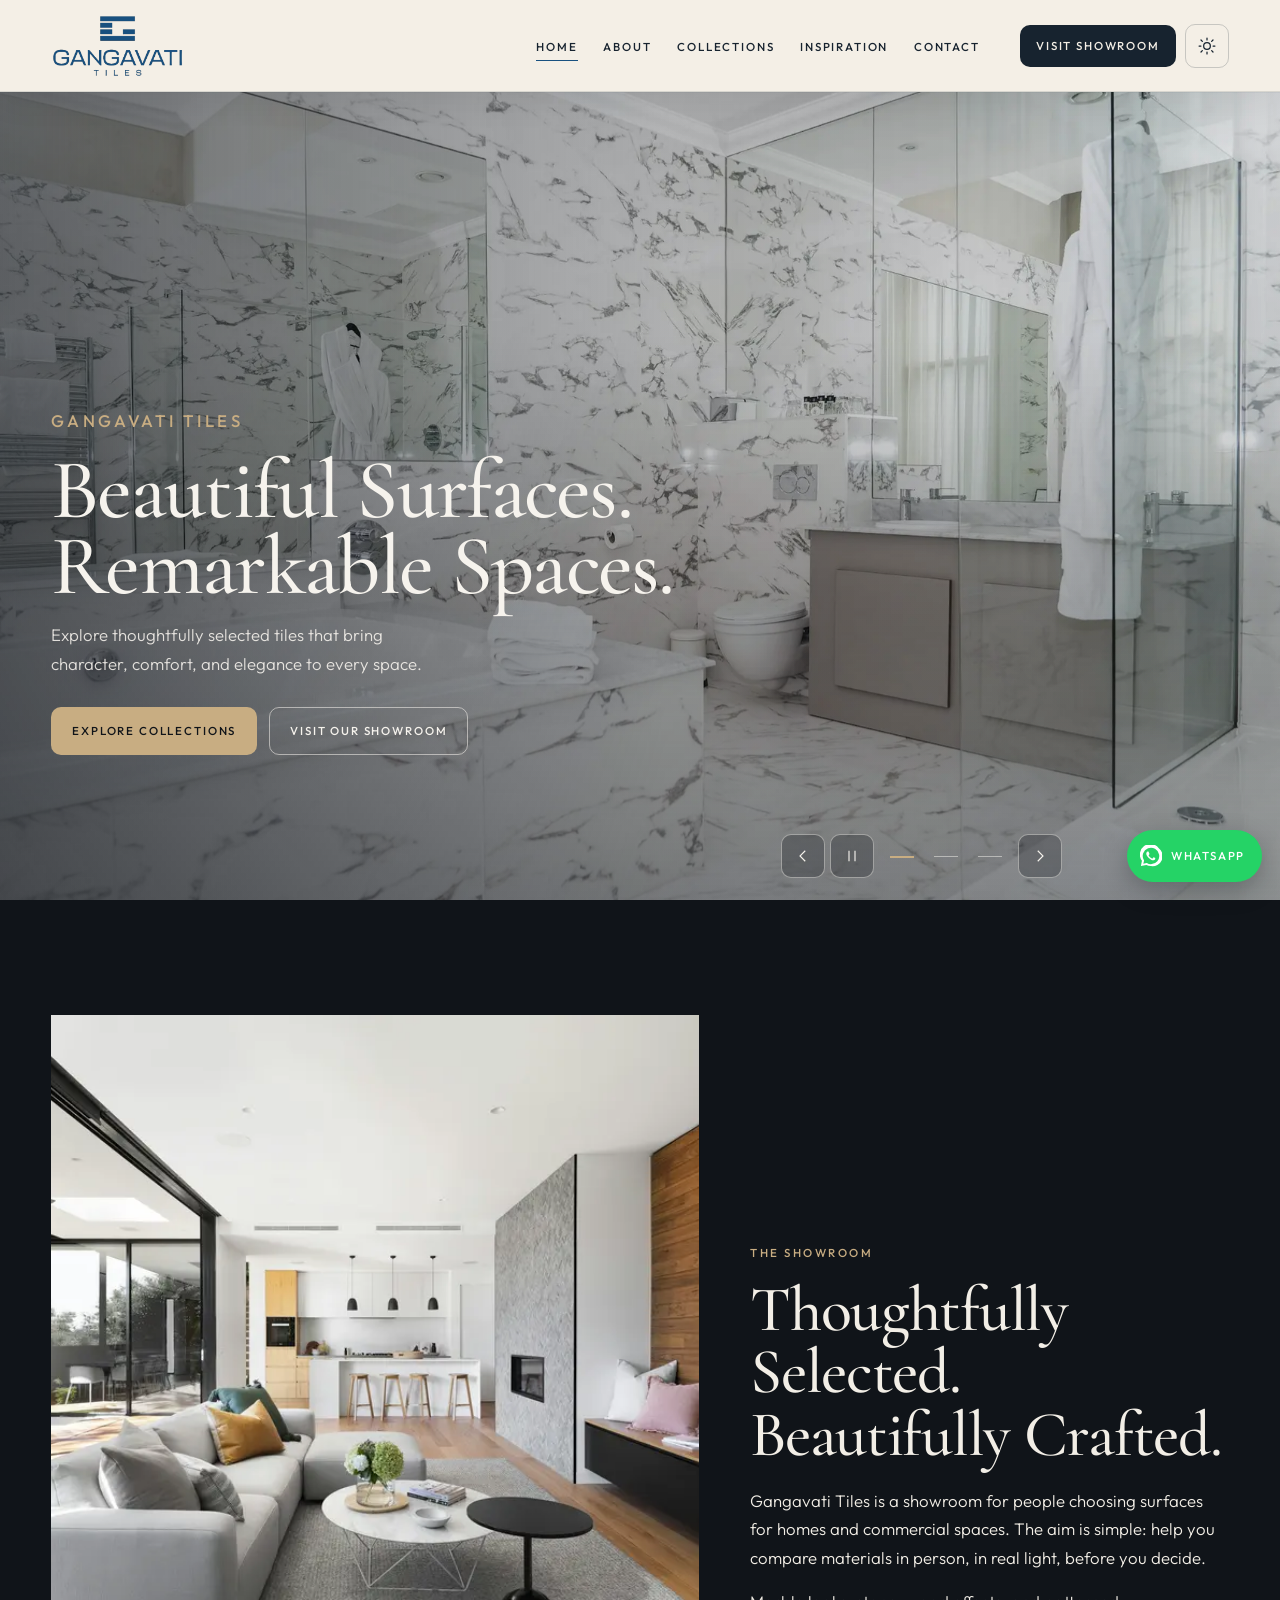
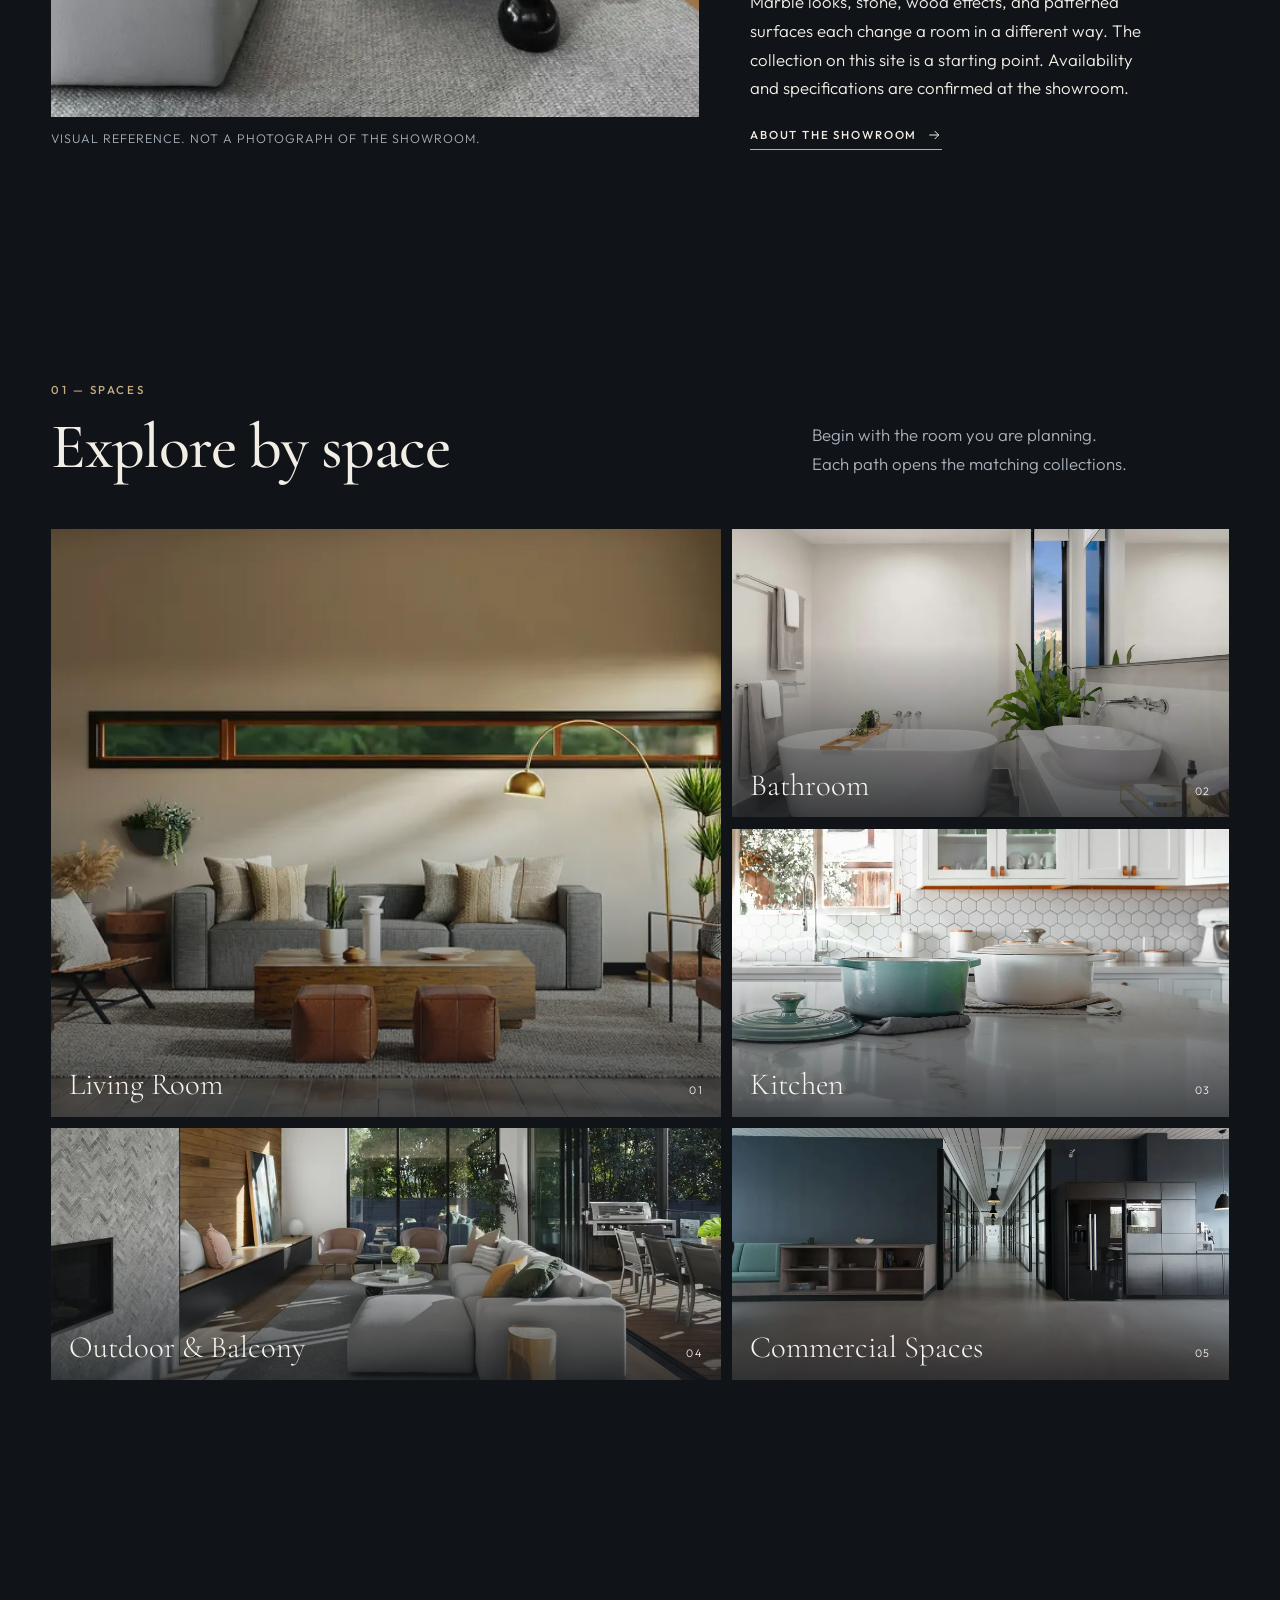
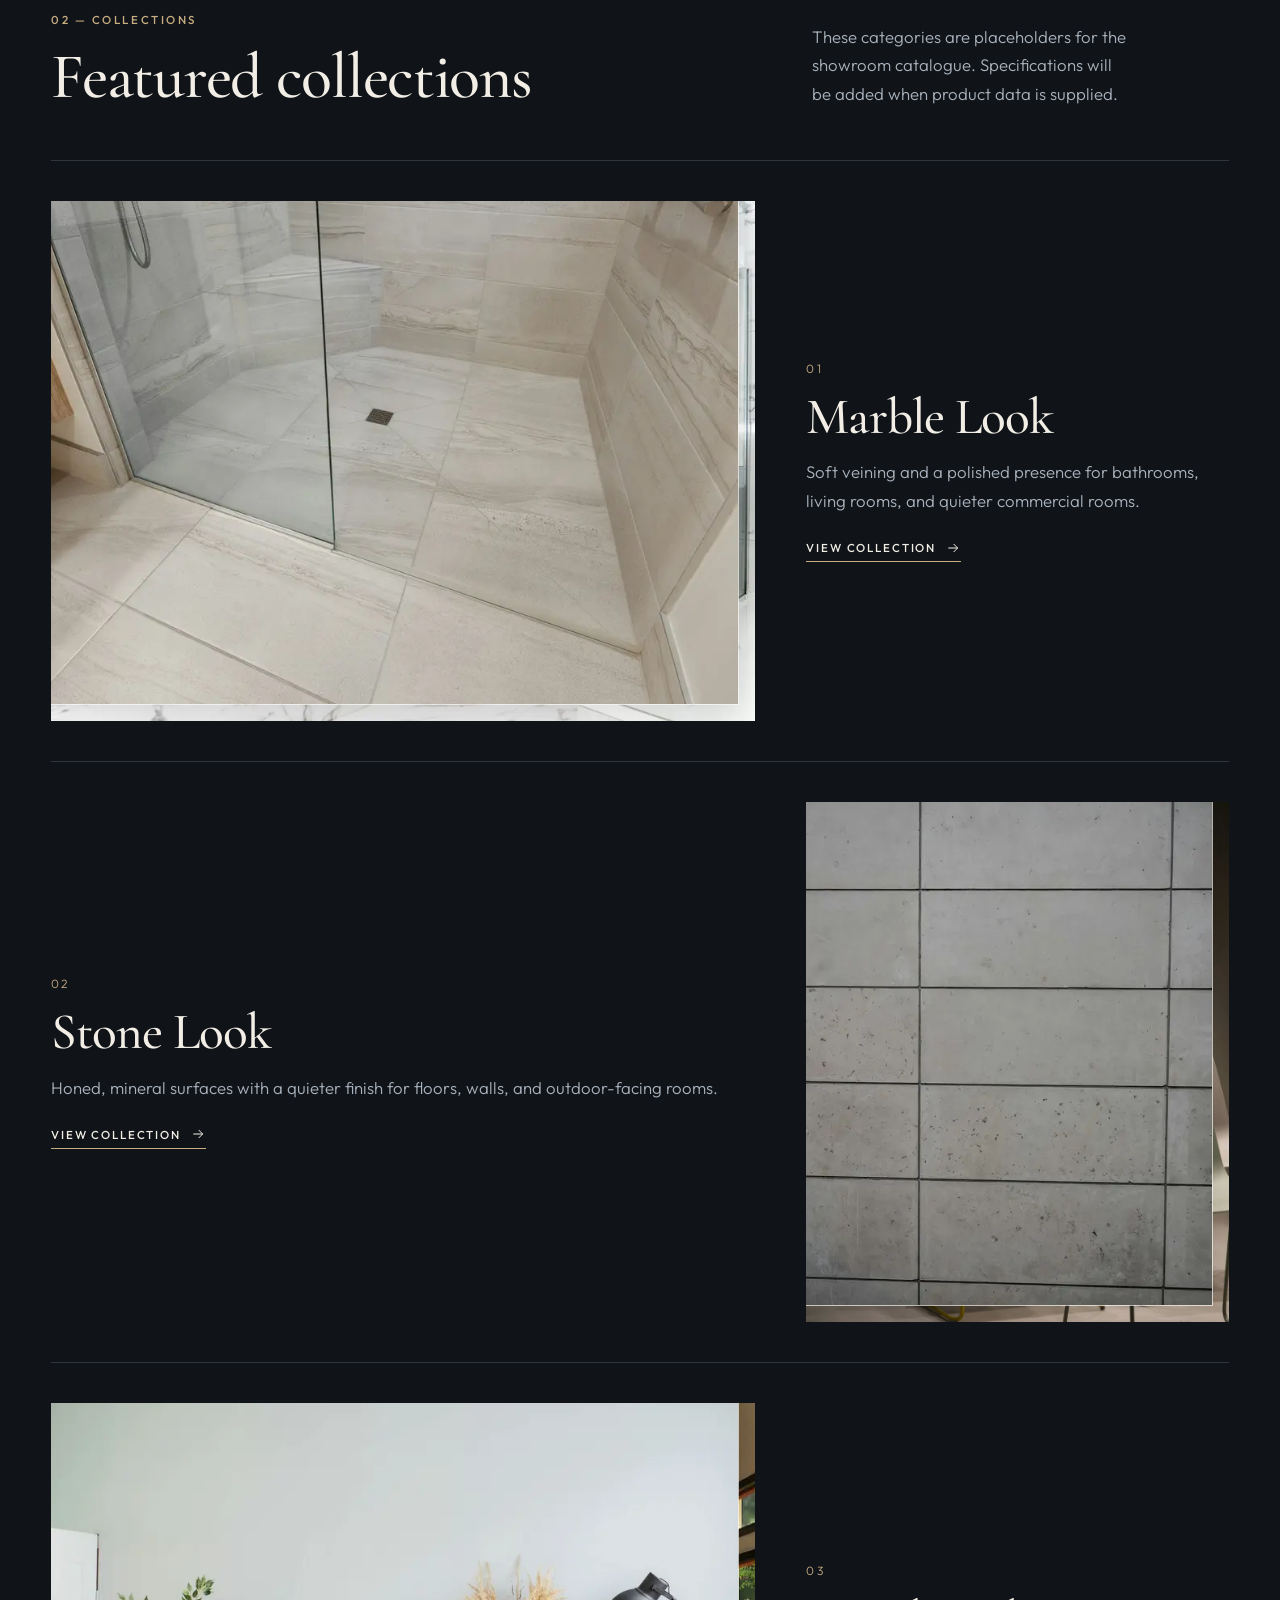
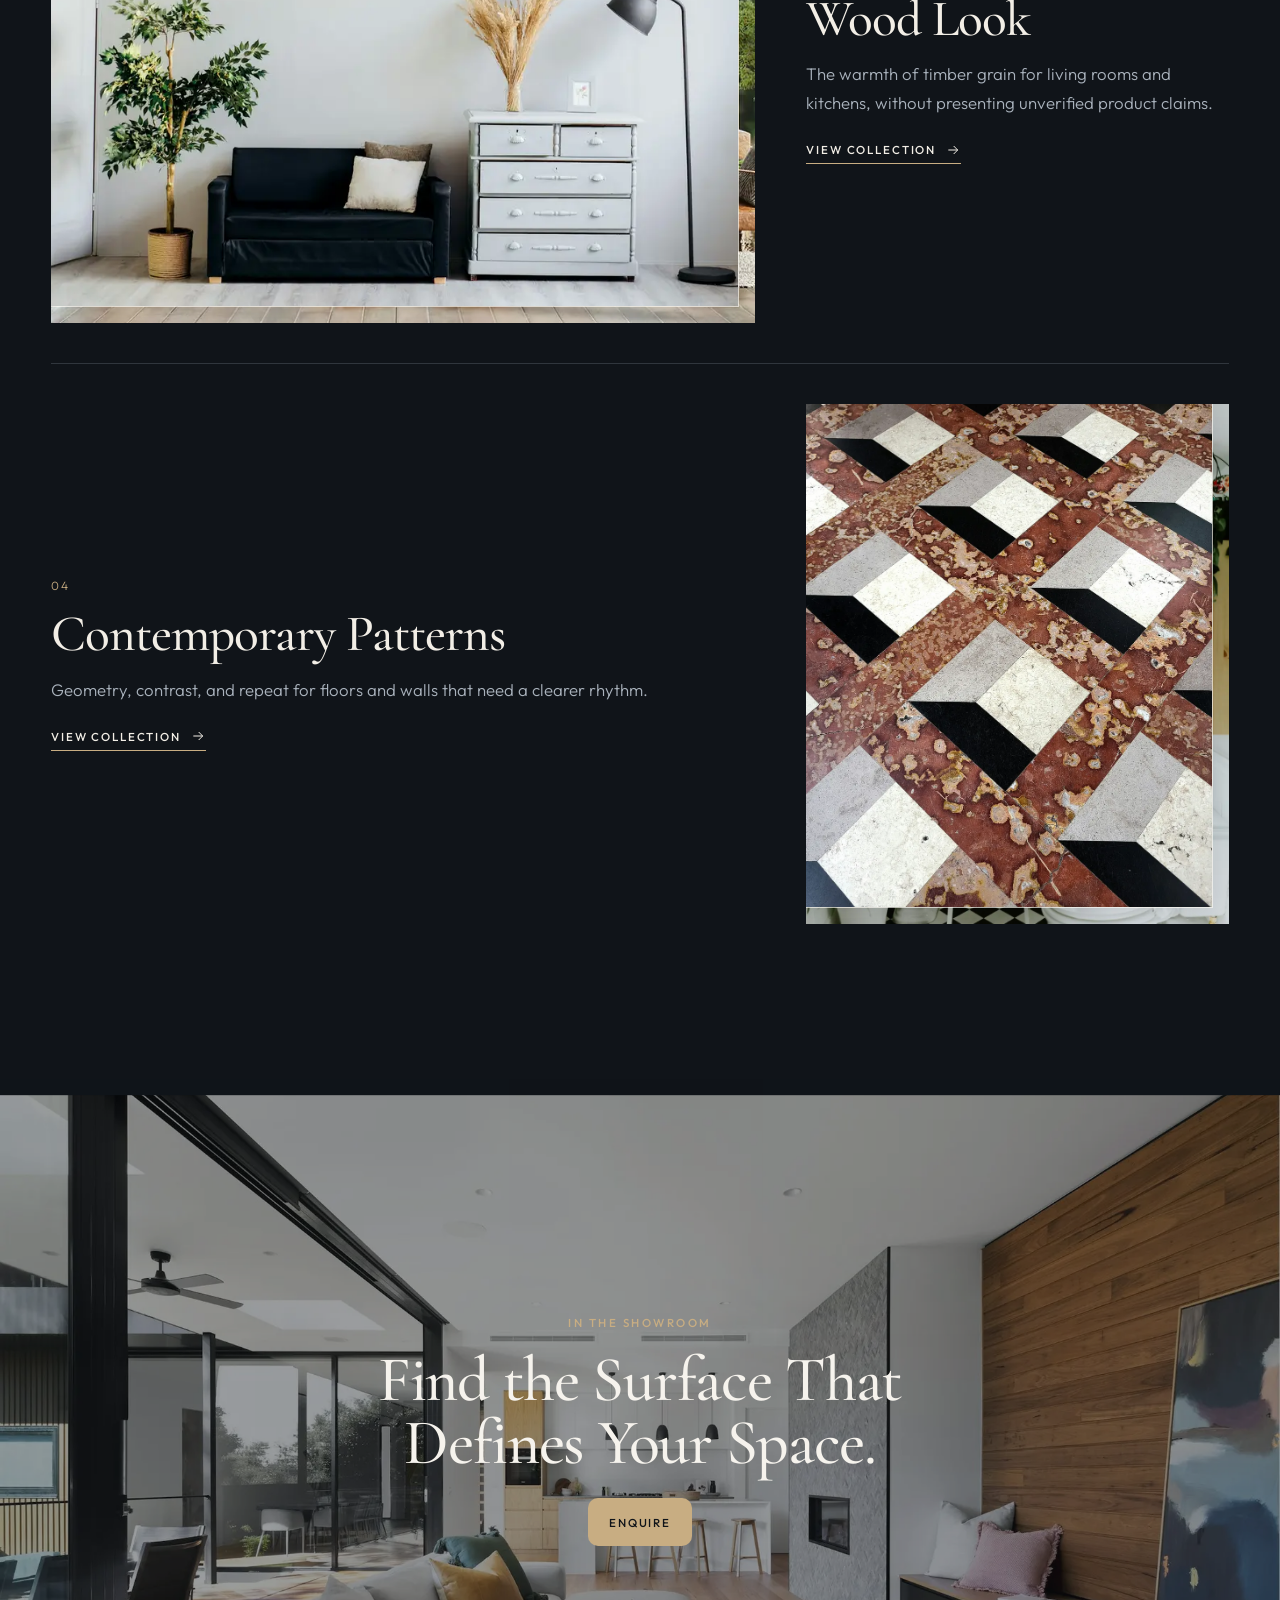
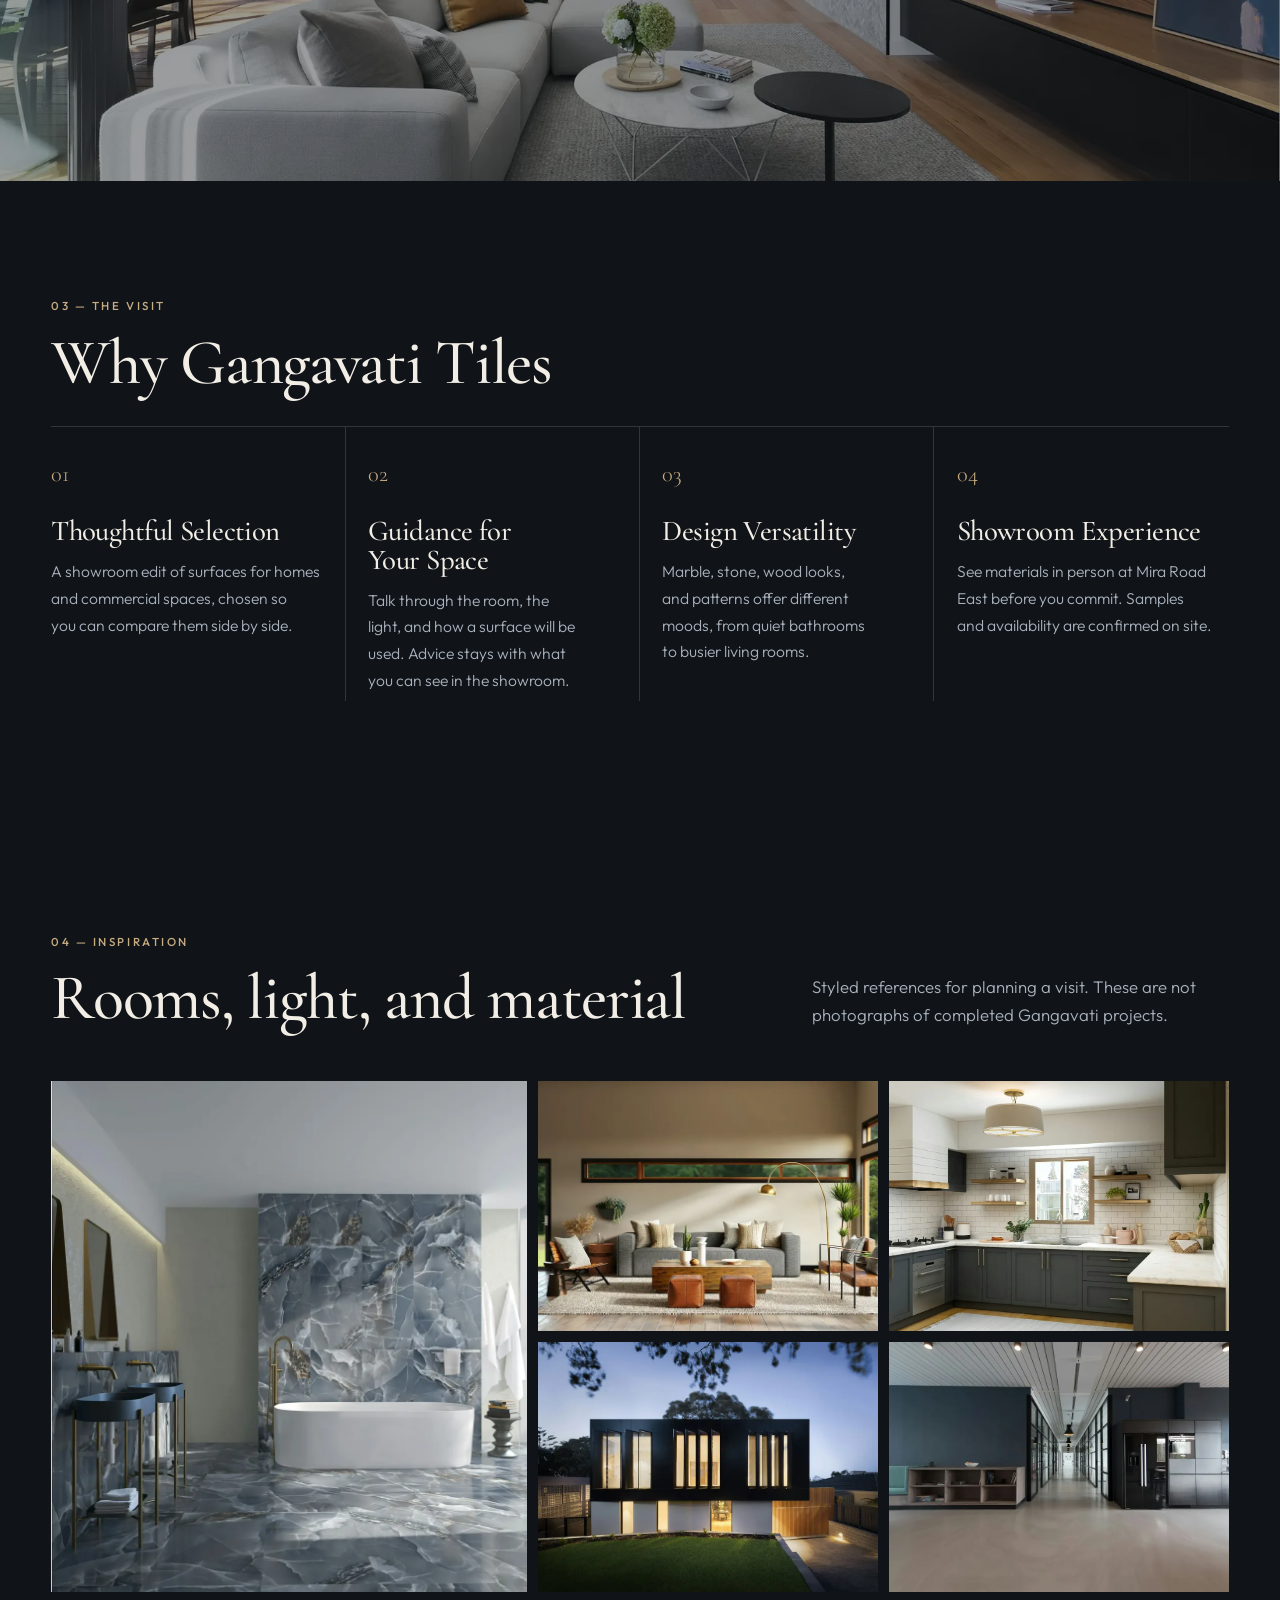
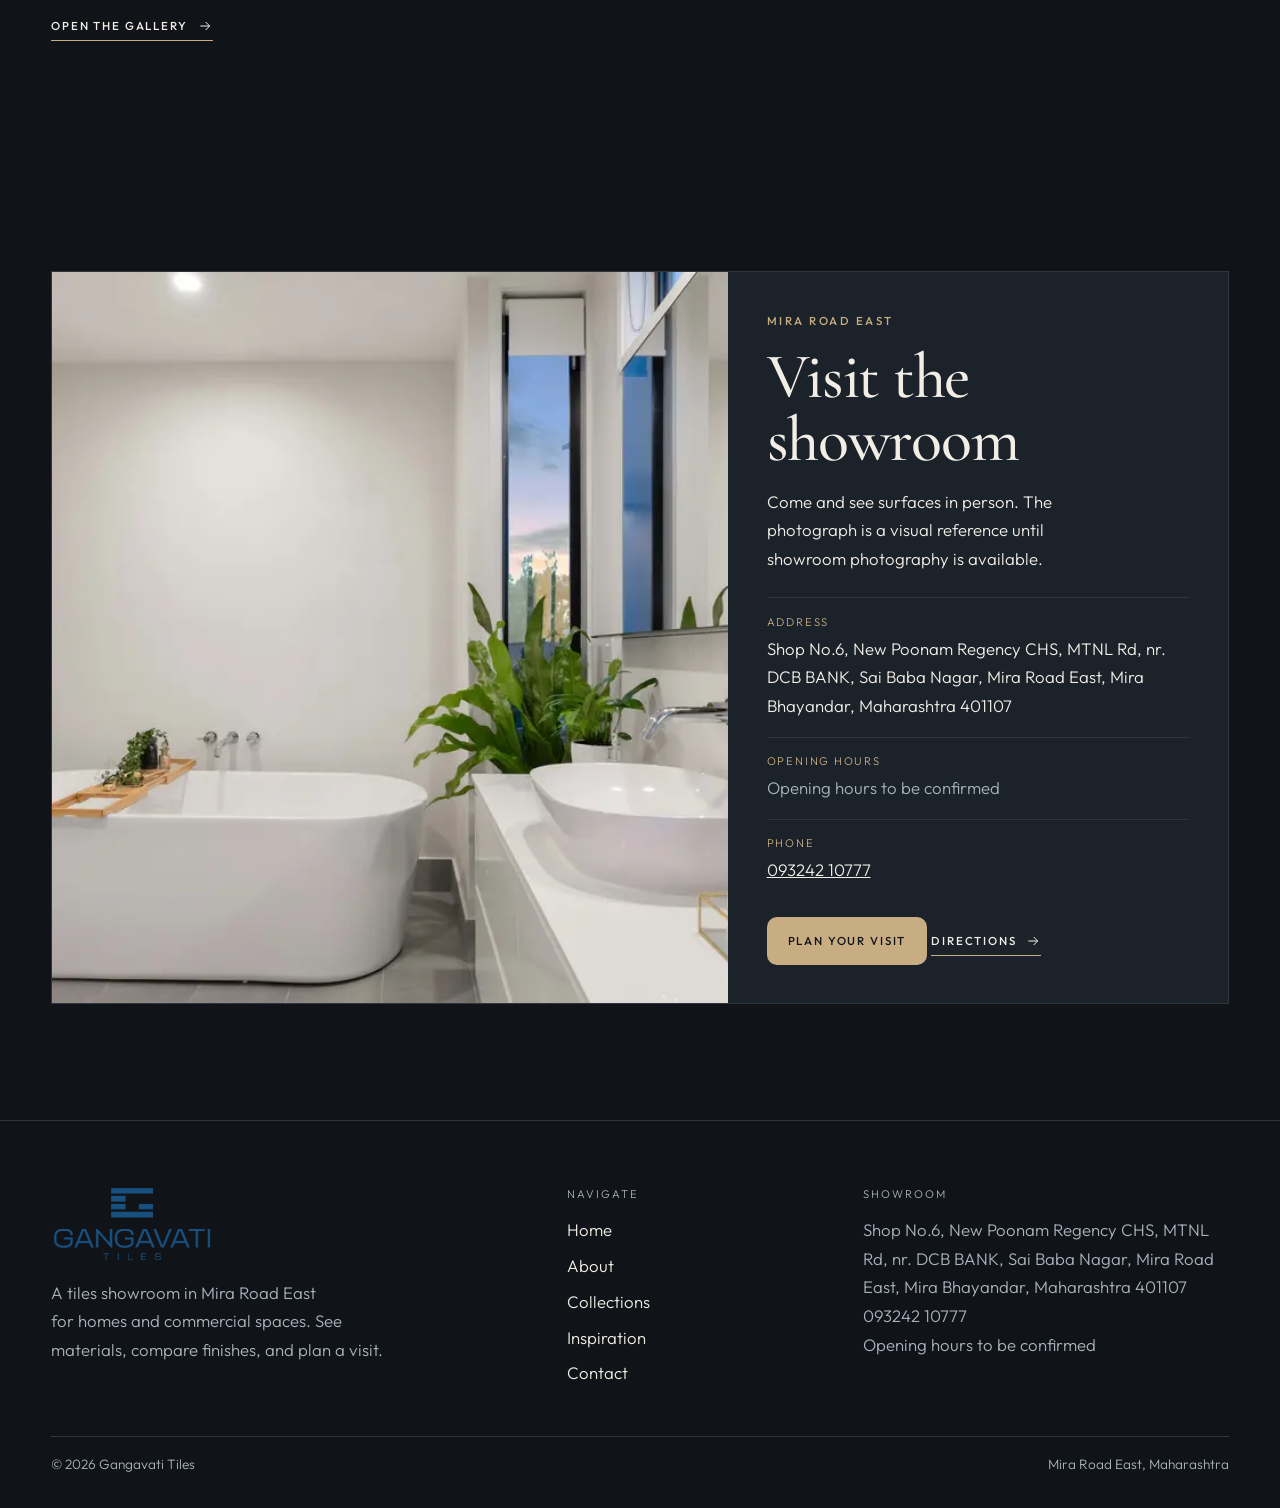
<file: index.html>
<!DOCTYPE html>
<html lang="en">
<head>
  <meta charset="utf-8">
  <meta name="viewport" content="width=device-width, initial-scale=1">
  <meta name="theme-color" content="#101419">
  <script src="/assets/js/theme-init.js"></script>
  <title>Gangavati Tiles | Surfaces for considered spaces</title>
  <meta name="description" content="Gangavati Tiles is a tiles showroom in Mira Road East. Explore marble, stone, wood-look, and patterned surfaces, then visit the showroom.">
  <link rel="canonical" href="https://www.gangavatitiles.com/">
  <meta property="og:title" content="Gangavati Tiles">
  <meta property="og:description" content="Thoughtfully selected tiles for homes and commercial spaces. Visit the Mira Road East showroom.">
  <meta property="og:type" content="website">
  <meta property="og:url" content="https://www.gangavatitiles.com/">
  <meta property="og:image" content="https://www.gangavatitiles.com/assets/images/og-cover.jpg">
  <meta name="twitter:card" content="summary_large_image">
  <link rel="icon" href="/favicon.png" type="image/png">
  <link rel="apple-touch-icon" href="/assets/images/apple-touch-icon.png">
  <link rel="preconnect" href="https://fonts.googleapis.com">
  <link rel="preconnect" href="https://fonts.gstatic.com" crossorigin>
  <link href="https://fonts.googleapis.com/css2?family=Cormorant+Garamond:ital,wght@0,500;0,600;1,500&family=Outfit:wght@300;400;500&display=swap" rel="stylesheet">
  <link rel="stylesheet" href="/assets/css/styles.css">
  <link rel="preload" as="image" href="/assets/images/marble-white-1800.webp" imagesrcset="/assets/images/marble-white-960.webp 960w, /assets/images/marble-white-1800.webp 1800w" imagesizes="100vw" fetchpriority="high">
  <script type="application/ld+json">
  {
    "@context": "https://schema.org",
    "@type": "HomeAndConstructionBusiness",
    "name": "Gangavati Tiles",
    "url": "https://www.gangavatitiles.com/",
    "image": "https://www.gangavatitiles.com/assets/images/og-cover.jpg",
    "telephone": "+919324210777",
    "address": {
      "@type": "PostalAddress",
      "streetAddress": "Shop No.6, New Poonam Regency CHS, MTNL Rd, nr. DCB BANK, Sai Baba Nagar",
      "addressLocality": "Mira Road East",
      "addressRegion": "Maharashtra",
      "postalCode": "401107",
      "addressCountry": "IN"
    }
  }
  </script>
  <script src="/assets/js/config.js" defer></script>
  <script src="/assets/js/main.js" defer></script>
  <script src="/assets/js/animations.js" defer></script>
</head>
<body>
  <a class="skip-link" href="#main">Skip to content</a>
  <header class="site-header">
    <div class="header-inner">
      <a class="logo" href="/">
        <img src="/assets/images/logo.png" alt="Gangavati Tiles" width="927" height="446">
      </a>
      <nav class="primary-nav" aria-label="Primary">
        <ul>
          <li><a href="/" aria-current="page">Home</a></li>
          <li><a href="/about">About</a></li>
          <li><a href="/collections">Collections</a></li>
          <li><a href="/inspiration">Inspiration</a></li>
          <li><a href="/contact">Contact</a></li>
        </ul>
      </nav>
      <div class="header-tools">
        <a class="btn btn--header" href="/contact"><span class="wide-label">Visit Showroom</span><span class="short-label">Visit</span></a>
        <button type="button" class="theme-toggle" data-theme-toggle aria-label="Switch to light theme">
          <svg class="icon-sun" viewBox="0 0 24 24" aria-hidden="true"><circle cx="12" cy="12" r="4" fill="none" stroke="currentColor" stroke-width="1.5"/><path d="M12 2.5v2.2M12 19.3v2.2M2.5 12h2.2M19.3 12h2.2M4.8 4.8l1.6 1.6M17.6 17.6l1.6 1.6M19.2 4.8l-1.6 1.6M6.4 17.6l-1.6 1.6" fill="none" stroke="currentColor" stroke-width="1.5" stroke-linecap="round"/></svg>
          <svg class="icon-moon" viewBox="0 0 24 24" aria-hidden="true"><path d="M15.5 3.2a7.2 7.2 0 1 0 5.4 12.1A7.6 7.6 0 0 1 15.5 3.2z" fill="none" stroke="currentColor" stroke-width="1.5" stroke-linejoin="round"/></svg>
        </button>
        <button type="button" class="menu-toggle" data-menu-toggle aria-expanded="false" aria-controls="mobile-menu" aria-label="Open menu">
          <span class="menu-toggle__bars"></span>
        </button>
      </div>
    </div>
  </header>
  <div id="mobile-menu" class="mobile-menu" data-mobile-menu>
    <nav aria-label="Mobile">
      <ul>
        <li><a href="/" aria-current="page">Home</a></li>
        <li><a href="/about">About</a></li>
        <li><a href="/collections">Collections</a></li>
        <li><a href="/inspiration">Inspiration</a></li>
        <li><a href="/contact">Contact</a></li>
      </ul>
    </nav>
    <a class="btn btn--primary" href="/contact">Visit Showroom</a>
  </div>

  <main id="main">
    <section class="hero is-paused" data-hero aria-roledescription="carousel" aria-label="Featured interiors">
      <article class="hero__slide is-active" aria-label="1 of 3">
        <img src="/assets/images/marble-white-1800.webp" srcset="/assets/images/marble-white-960.webp 960w, /assets/images/marble-white-1800.webp 1800w" sizes="100vw" width="1800" height="1200" alt="White marble walls and floor in a bright bathroom" fetchpriority="high">
        <div class="hero__content">
          <p class="eyebrow">Gangavati Tiles</p>
          <h1>Beautiful Surfaces. Remarkable Spaces.</h1>
          <p>Explore thoughtfully selected tiles that bring character, comfort, and elegance to every space.</p>
          <div class="hero__actions">
            <a class="btn btn--primary" href="/collections">Explore Collections</a>
            <a class="btn btn--ghost" href="/contact">Visit Our Showroom</a>
          </div>
        </div>
      </article>
      <article class="hero__slide" aria-hidden="true" aria-label="2 of 3">
        <img src="/assets/images/marble-bath-1800.webp" srcset="/assets/images/marble-bath-960.webp 960w, /assets/images/marble-bath-1800.webp 1800w" sizes="100vw" width="1800" height="2400" alt="Grey marble bathroom with a freestanding bath">
        <div class="hero__content">
          <p class="eyebrow">Bath and water</p>
          <h2>Calm rooms, considered stone.</h2>
          <p>See how a wall and floor can make a bathroom feel quiet, clean, and lasting.</p>
          <div class="hero__actions">
            <a class="btn btn--primary" href="/collections?space=bathroom">View Bathroom Surfaces</a>
            <a class="btn btn--ghost" href="/contact">Visit Our Showroom</a>
          </div>
        </div>
      </article>
      <article class="hero__slide" aria-hidden="true" aria-label="3 of 3">
        <img src="/assets/images/terrace-1800.webp" srcset="/assets/images/terrace-960.webp 960w, /assets/images/terrace-1800.webp 1800w" sizes="100vw" width="1800" height="1226" alt="Living room opening onto a timber deck">
        <div class="hero__content">
          <p class="eyebrow">Living and outdoor</p>
          <h2>Light, texture, and proportion.</h2>
          <p>Compare surfaces for rooms that are lived in every day, indoors and out.</p>
          <div class="hero__actions">
            <a class="btn btn--primary" href="/collections">Explore Collections</a>
            <a class="btn btn--ghost" href="/inspiration">View Inspiration</a>
          </div>
        </div>
      </article>
      <div class="hero__controls">
        <button type="button" class="hero__btn" data-hero-prev aria-label="Previous slide">
          <svg viewBox="0 0 24 24" aria-hidden="true"><path d="M15 5 8 12l7 7" fill="none" stroke="currentColor" stroke-width="1.5"/></svg>
        </button>
        <button type="button" class="hero__btn" data-hero-play aria-pressed="true" aria-label="Play automatic slides">
          <svg class="icon-pause" viewBox="0 0 24 24" aria-hidden="true"><path d="M8 5v14M16 5v14" fill="none" stroke="currentColor" stroke-width="1.5"/></svg>
          <svg class="icon-play" viewBox="0 0 24 24" aria-hidden="true"><path d="M8 5v14l11-7L8 5z" fill="none" stroke="currentColor" stroke-width="1.5" stroke-linejoin="round"/></svg>
        </button>
        <div class="hero__dots" role="tablist" aria-label="Choose a slide">
          <button type="button" class="hero__dot" role="tab" aria-selected="true" aria-label="Show slide 1"></button>
          <button type="button" class="hero__dot" role="tab" aria-selected="false" aria-label="Show slide 2"></button>
          <button type="button" class="hero__dot" role="tab" aria-selected="false" aria-label="Show slide 3"></button>
        </div>
        <button type="button" class="hero__btn" data-hero-next aria-label="Next slide">
          <svg viewBox="0 0 24 24" aria-hidden="true"><path d="m9 5 7 7-7 7" fill="none" stroke="currentColor" stroke-width="1.5"/></svg>
        </button>
      </div>
    </section>

    <section class="section intro">
      <div class="wrap-wide intro__grid">
        <figure class="intro__figure reveal">
          <img src="/assets/images/hero-interior-1800.webp" srcset="/assets/images/hero-interior-960.webp 960w, /assets/images/hero-interior-1800.webp 1800w" sizes="(min-width: 800px) 58vw, 100vw" width="1800" height="1224" alt="Open living and kitchen with timber, stone, and a pale floor" loading="lazy">
          <figcaption>Visual reference. Not a photograph of the showroom.</figcaption>
        </figure>
        <div class="intro__copy reveal">
          <p class="eyebrow">The showroom</p>
          <h2>Thoughtfully Selected. Beautifully Crafted.</h2>
          <p>Gangavati Tiles is a showroom for people choosing surfaces for homes and commercial spaces. The aim is simple: help you compare materials in person, in real light, before you decide.</p>
          <p>Marble looks, stone, wood effects, and patterned surfaces each change a room in a different way. The collection on this site is a starting point. Availability and specifications are confirmed at the showroom.</p>
          <a class="text-link" href="/about">About the showroom
            <svg viewBox="0 0 24 24" aria-hidden="true"><path d="M5 12h14M13 6l6 6-6 6" fill="none" stroke="currentColor" stroke-width="1.5"/></svg>
          </a>
        </div>
      </div>
    </section>

    <section class="section spaces">
      <div class="wrap-wide">
        <header class="section-head reveal">
          <div>
            <p class="eyebrow">01 — Spaces</p>
            <h2>Explore by space</h2>
          </div>
          <p>Begin with the room you are planning. Each path opens the matching collections.</p>
        </header>
        <div class="spaces__layout">
          <a class="space space--living media-zoom" href="/collections?space=living">
            <img src="/assets/images/space-living-1800.webp" srcset="/assets/images/space-living-960.webp 960w, /assets/images/space-living-1800.webp 1800w" sizes="(min-width: 800px) 58vw, 100vw" width="1800" height="950" alt="Warm living room with a wood floor and low seating" loading="lazy">
            <span class="space__label">Living Room <small>01</small></span>
          </a>
          <a class="space space--bath" href="/collections?space=bathroom">
            <img src="/assets/images/space-bath-1800.webp" srcset="/assets/images/space-bath-960.webp 960w, /assets/images/space-bath-1800.webp 1800w" sizes="(min-width: 800px) 40vw, 100vw" width="1800" height="1202" alt="Bathroom with a freestanding tub and pale tiled walls" loading="lazy">
            <span class="space__label">Bathroom <small>02</small></span>
          </a>
          <a class="space space--kitchen" href="/collections?space=kitchen">
            <img src="/assets/images/space-kitchen-1800.webp" srcset="/assets/images/space-kitchen-960.webp 960w, /assets/images/space-kitchen-1800.webp 1800w" sizes="(min-width: 800px) 40vw, 100vw" width="1800" height="2700" alt="Kitchen island with a white marble-look counter" loading="lazy">
            <span class="space__label">Kitchen <small>03</small></span>
          </a>
          <a class="space space--outdoor" href="/collections?space=outdoor">
            <img src="/assets/images/terrace-1800.webp" srcset="/assets/images/terrace-960.webp 960w, /assets/images/terrace-1800.webp 1800w" sizes="(min-width: 800px) 50vw, 100vw" width="1800" height="1226" alt="Indoor living room beside an outdoor deck" loading="lazy">
            <span class="space__label">Outdoor &amp; Balcony <small>04</small></span>
          </a>
          <a class="space space--commercial" href="/collections?space=commercial">
            <img src="/assets/images/space-commercial-1800.webp" srcset="/assets/images/space-commercial-960.webp 960w, /assets/images/space-commercial-1800.webp 1800w" sizes="(min-width: 800px) 50vw, 100vw" width="1800" height="1202" alt="Long commercial interior with a large pale floor" loading="lazy">
            <span class="space__label">Commercial Spaces <small>05</small></span>
          </a>
        </div>
      </div>
    </section>

    <section class="section featured">
      <div class="wrap">
        <header class="section-head reveal">
          <div>
            <p class="eyebrow">02 — Collections</p>
            <h2>Featured collections</h2>
          </div>
          <p>These categories are placeholders for the showroom catalogue. Specifications will be added when product data is supplied.</p>
        </header>
        <article class="feature reveal">
          <a class="feature__media" href="/collections/marble-look">
            <img src="/assets/images/marble-white-1800.webp" srcset="/assets/images/marble-white-960.webp 960w, /assets/images/marble-white-1800.webp 1800w" sizes="(min-width: 900px) 62vw, 100vw" width="1800" height="1200" alt="White marble bathroom" loading="lazy">
            <img class="feature__texture" src="/assets/images/marble-floor-960.webp" width="960" height="640" alt="Close view of pale marble-look floor tiles" loading="lazy">
          </a>
          <div class="feature__copy">
            <span class="feature__index">01</span>
            <h3>Marble Look</h3>
            <p>Soft veining and a polished presence for bathrooms, living rooms, and quieter commercial rooms.</p>
            <a class="text-link" href="/collections/marble-look">View collection
              <svg viewBox="0 0 24 24" aria-hidden="true"><path d="M5 12h14M13 6l6 6-6 6" fill="none" stroke="currentColor" stroke-width="1.5"/></svg>
            </a>
          </div>
        </article>
        <article class="feature is-flip reveal">
          <a class="feature__media" href="/collections/stone-look">
            <img src="/assets/images/wood-living-1800.webp" srcset="/assets/images/wood-living-960.webp 960w, /assets/images/wood-living-1800.webp 1800w" sizes="(min-width: 900px) 62vw, 100vw" width="1800" height="2700" alt="Chairs against a honed stone wall" loading="lazy">
            <img class="feature__texture" src="/assets/images/stone-tiles-960.webp" width="960" height="639" alt="Close view of large grey stone-look tiles" loading="lazy">
          </a>
          <div class="feature__copy">
            <span class="feature__index">02</span>
            <h3>Stone Look</h3>
            <p>Honed, mineral surfaces with a quieter finish for floors, walls, and outdoor-facing rooms.</p>
            <a class="text-link" href="/collections/stone-look">View collection
              <svg viewBox="0 0 24 24" aria-hidden="true"><path d="M5 12h14M13 6l6 6-6 6" fill="none" stroke="currentColor" stroke-width="1.5"/></svg>
            </a>
          </div>
        </article>
        <article class="feature reveal">
          <a class="feature__media" href="/collections/wood-look">
            <img src="/assets/images/space-living-1800.webp" srcset="/assets/images/space-living-960.webp 960w, /assets/images/space-living-1800.webp 1800w" sizes="(min-width: 900px) 62vw, 100vw" width="1800" height="950" alt="Living room with a warm wood floor" loading="lazy">
            <img class="feature__texture" src="/assets/images/wood-planks-960.webp" width="960" height="641" alt="Pale wood-look floor in a sitting room" loading="lazy">
          </a>
          <div class="feature__copy">
            <span class="feature__index">03</span>
            <h3>Wood Look</h3>
            <p>The warmth of timber grain for living rooms and kitchens, without presenting unverified product claims.</p>
            <a class="text-link" href="/collections/wood-look">View collection
              <svg viewBox="0 0 24 24" aria-hidden="true"><path d="M5 12h14M13 6l6 6-6 6" fill="none" stroke="currentColor" stroke-width="1.5"/></svg>
            </a>
          </div>
        </article>
        <article class="feature is-flip reveal">
          <a class="feature__media" href="/collections/contemporary-patterns">
            <img src="/assets/images/hero-bath-1800.webp" srcset="/assets/images/hero-bath-960.webp 960w, /assets/images/hero-bath-1800.webp 1800w" sizes="(min-width: 900px) 62vw, 100vw" width="1800" height="2698" alt="Bathroom with a black and white chequered tile floor" loading="lazy">
            <img class="feature__texture" src="/assets/images/pattern-floor-960.webp" width="960" height="1280" alt="Geometric marble floor pattern" loading="lazy">
          </a>
          <div class="feature__copy">
            <span class="feature__index">04</span>
            <h3>Contemporary Patterns</h3>
            <p>Geometry, contrast, and repeat for floors and walls that need a clearer rhythm.</p>
            <a class="text-link" href="/collections/contemporary-patterns">View collection
              <svg viewBox="0 0 24 24" aria-hidden="true"><path d="M5 12h14M13 6l6 6-6 6" fill="none" stroke="currentColor" stroke-width="1.5"/></svg>
            </a>
          </div>
        </article>
      </div>
    </section>

    <section class="statement">
      <div class="statement__media parallax" data-parallax>
        <img src="/assets/images/hero-interior-1800.webp" srcset="/assets/images/hero-interior-960.webp 960w, /assets/images/hero-interior-1800.webp 1800w" sizes="100vw" width="1800" height="1224" alt="Architectural living space with timber and stone" loading="lazy">
      </div>
      <div class="statement__copy">
        <p class="eyebrow">In the showroom</p>
        <h2>Find the Surface That Defines Your Space.</h2>
        <a class="btn btn--primary" href="/contact">Enquire</a>
      </div>
    </section>

    <section class="section reasons">
      <div class="wrap">
        <header class="reveal">
          <p class="eyebrow">03 — The visit</p>
          <h2>Why Gangavati Tiles</h2>
        </header>
        <ol class="reasons__list">
          <li class="reason reveal">
            <span>01</span>
            <h3>Thoughtful Selection</h3>
            <p>A showroom edit of surfaces for homes and commercial spaces, chosen so you can compare them side by side.</p>
          </li>
          <li class="reason reveal">
            <span>02</span>
            <h3>Guidance for Your Space</h3>
            <p>Talk through the room, the light, and how a surface will be used. Advice stays with what you can see in the showroom.</p>
          </li>
          <li class="reason reveal">
            <span>03</span>
            <h3>Design Versatility</h3>
            <p>Marble, stone, wood looks, and patterns offer different moods, from quiet bathrooms to busier living rooms.</p>
          </li>
          <li class="reason reveal">
            <span>04</span>
            <h3>Showroom Experience</h3>
            <p>See materials in person at Mira Road East before you commit. Samples and availability are confirmed on site.</p>
          </li>
        </ol>
      </div>
    </section>

    <section class="section inspire-preview">
      <div class="wrap-wide">
        <header class="section-head reveal">
          <div>
            <p class="eyebrow">04 — Inspiration</p>
            <h2>Rooms, light, and material</h2>
          </div>
          <p>Styled references for planning a visit. These are not photographs of completed Gangavati projects.</p>
        </header>
        <div class="mosaic">
          <a class="media-zoom" href="/inspiration?space=bathroom">
            <img src="/assets/images/marble-bath-1800.webp" srcset="/assets/images/marble-bath-960.webp 960w, /assets/images/marble-bath-1800.webp 1800w" sizes="(min-width: 800px) 46vw, 100vw" width="1800" height="2400" alt="Dramatic grey marble bathroom" loading="lazy">
          </a>
          <a class="media-zoom" href="/inspiration?space=living">
            <img src="/assets/images/space-living-1800.webp" srcset="/assets/images/space-living-960.webp 960w, /assets/images/space-living-1800.webp 1800w" sizes="(min-width: 800px) 26vw, 50vw" width="1800" height="950" alt="Sunlit living room" loading="lazy">
          </a>
          <a class="media-zoom" href="/inspiration?space=kitchen">
            <img src="/assets/images/inspire-kitchen-1-1800.webp" srcset="/assets/images/inspire-kitchen-1-960.webp 960w, /assets/images/inspire-kitchen-1-1800.webp 1800w" sizes="(min-width: 800px) 26vw, 50vw" width="1800" height="2400" alt="Kitchen with a wood floor and tiled backsplash" loading="lazy">
          </a>
          <a class="media-zoom" href="/inspiration?space=outdoor">
            <img src="/assets/images/space-outdoor-1800.webp" srcset="/assets/images/space-outdoor-960.webp 960w, /assets/images/space-outdoor-1800.webp 1800w" sizes="(min-width: 800px) 26vw, 50vw" width="1800" height="1200" alt="Modern house exterior at dusk" loading="lazy">
          </a>
          <a class="media-zoom" href="/inspiration?space=commercial">
            <img src="/assets/images/space-commercial-1800.webp" srcset="/assets/images/space-commercial-960.webp 960w, /assets/images/space-commercial-1800.webp 1800w" sizes="(min-width: 800px) 26vw, 50vw" width="1800" height="1202" alt="Commercial corridor with a broad pale floor" loading="lazy">
          </a>
        </div>
        <a class="text-link section-link" href="/inspiration">Open the gallery
          <svg viewBox="0 0 24 24" aria-hidden="true"><path d="M5 12h14M13 6l6 6-6 6" fill="none" stroke="currentColor" stroke-width="1.5"/></svg>
        </a>
      </div>
    </section>

    <section class="section visit">
      <div class="wrap">
        <div class="visit-block reveal">
          <img src="/assets/images/space-bath-1800.webp" srcset="/assets/images/space-bath-960.webp 960w, /assets/images/space-bath-1800.webp 1800w" sizes="(min-width: 800px) 55vw, 100vw" width="1800" height="1202" alt="Reference bathroom interior. Showroom photography has not been supplied." loading="lazy">
          <div class="visit-copy">
            <p class="eyebrow">Mira Road East</p>
            <h2>Visit the showroom</h2>
            <p>Come and see surfaces in person. The photograph is a visual reference until showroom photography is available.</p>
            <ul class="visit-list">
              <li>
                <span>Address</span>
                <address>Shop No.6, New Poonam Regency CHS, MTNL Rd, nr. DCB BANK, Sai Baba Nagar, Mira Road East, Mira Bhayandar, Maharashtra 401107</address>
              </li>
              <li>
                <span>Opening hours</span>
                <p class="hours-pending">Opening hours to be confirmed</p>
              </li>
              <li>
                <span>Phone</span>
                <a href="tel:+919324210777">093242 10777</a>
              </li>
            </ul>
            <a class="btn btn--primary" href="/contact">Plan Your Visit</a>
            <a class="text-link" href="https://www.google.com/maps/dir/?api=1&amp;destination=Shop%20No.6%2C%20New%20Poonam%20Regency%20CHS%2C%20MTNL%20Rd%2C%20nr.%20DCB%20BANK%2C%20Sai%20Baba%20Nagar%2C%20Mira%20Road%20East%2C%20Mira%20Bhayandar%2C%20Maharashtra%20401107" target="_blank" rel="noopener">Directions
              <svg viewBox="0 0 24 24" aria-hidden="true"><path d="M5 12h14M13 6l6 6-6 6" fill="none" stroke="currentColor" stroke-width="1.5"/></svg>
            </a>
          </div>
        </div>
      </div>
    </section>
  </main>

  <footer class="site-footer">
    <div class="wrap footer-grid">
      <div>
        <img class="footer-logo" src="/assets/images/logo.png" alt="Gangavati Tiles" width="927" height="446">
        <p>A tiles showroom in Mira Road East for homes and commercial spaces. See materials, compare finishes, and plan a visit.</p>
      </div>
      <div>
        <p class="footer-label">Navigate</p>
        <nav class="footer-nav" aria-label="Footer">
          <ul>
            <li><a href="/">Home</a></li>
            <li><a href="/about">About</a></li>
            <li><a href="/collections">Collections</a></li>
            <li><a href="/inspiration">Inspiration</a></li>
            <li><a href="/contact">Contact</a></li>
          </ul>
        </nav>
      </div>
      <div>
        <p class="footer-label">Showroom</p>
        <p>Shop No.6, New Poonam Regency CHS, MTNL Rd, nr. DCB BANK, Sai Baba Nagar, Mira Road East, Mira Bhayandar, Maharashtra 401107</p>
        <p><a href="tel:+919324210777">093242 10777</a></p>
        <p class="hours-pending">Opening hours to be confirmed</p>
        <ul class="social-list" data-social-list hidden></ul>
      </div>
    </div>
    <div class="wrap fine-print">
      <p>© <span id="year">2026</span> Gangavati Tiles</p>
      <p>Mira Road East, Maharashtra</p>
    </div>
  </footer>
  <a class="whatsapp-float" href="https://wa.me/919324210777?text=Hello%20Gangavati%20Tiles%2C%20I%20would%20like%20to%20enquire%20about%20tiles." target="_blank" rel="noopener" aria-label="Chat on WhatsApp">
    <svg viewBox="0 0 24 24" aria-hidden="true"><path fill="currentColor" d="M20.5 3.5A11 11 0 0 0 2.1 17.2L1 23l5.9-1.1A11 11 0 0 0 12 23a11 11 0 0 0 8.5-19.5zM12 21a9 9 0 0 1-4.6-1.3l-.3-.2-3.5.9.9-3.4-.2-.3A9 9 0 1 1 12 21zm5-6.8c-.3-.1-1.6-.8-1.8-.9s-.4-.1-.6.2-.7.9-.8 1.1-.3.2-.6.1a7.4 7.4 0 0 1-2.2-1.4 8.2 8.2 0 0 1-1.5-1.9c-.2-.3 0-.4.1-.6l.4-.4.3-.4a.5.5 0 0 0 0-.5c-.1-.1-.6-1.5-.8-2s-.4-.5-.6-.5h-.5a1 1 0 0 0-.7.3 3 3 0 0 0-.9 2.2 5.2 5.2 0 0 0 1.1 2.7 12 12 0 0 0 4.6 4.1 5 5 0 0 0 2.2.4 2.7 2.7 0 0 0 1.8-1.2 2.2 2.2 0 0 0 .1-1.3c-.1-.2-.3-.2-.6-.3z"/></svg>
    <span>WhatsApp</span>
  </a>
</body>
</html>
</file>
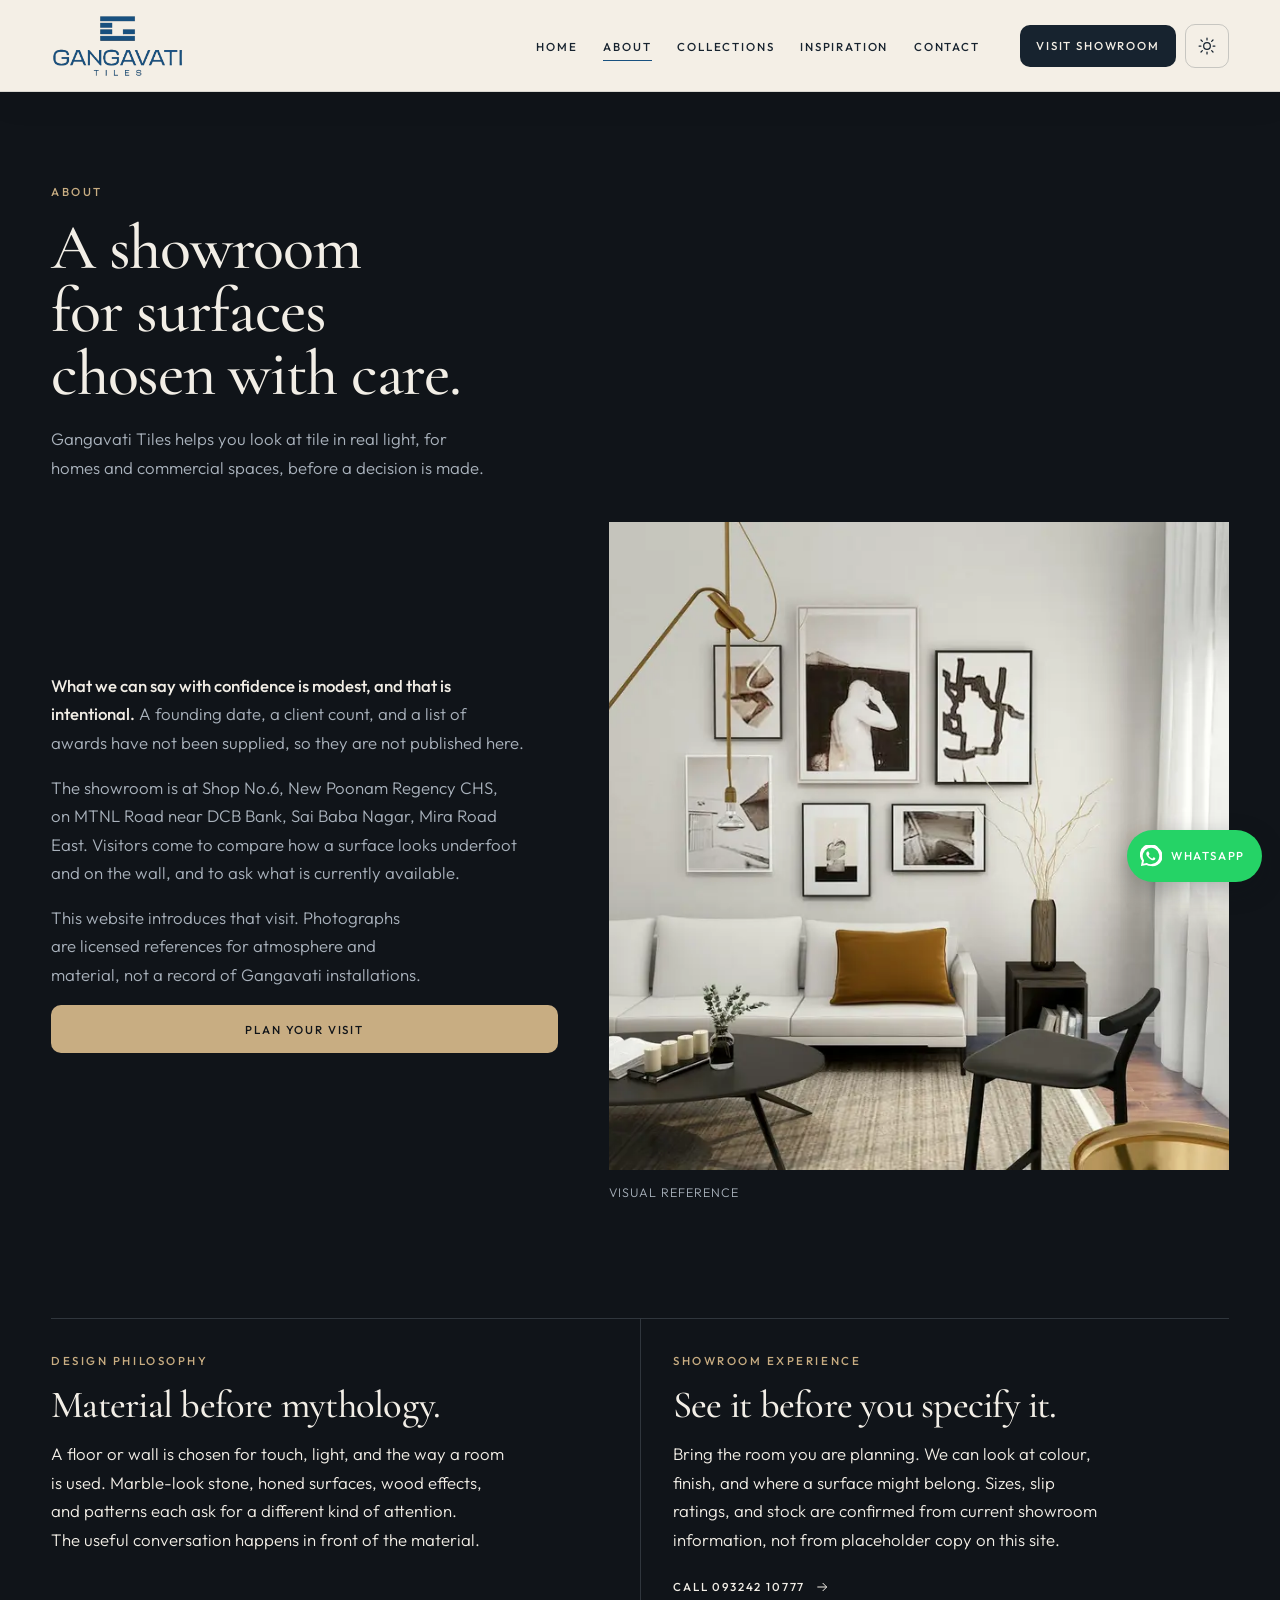
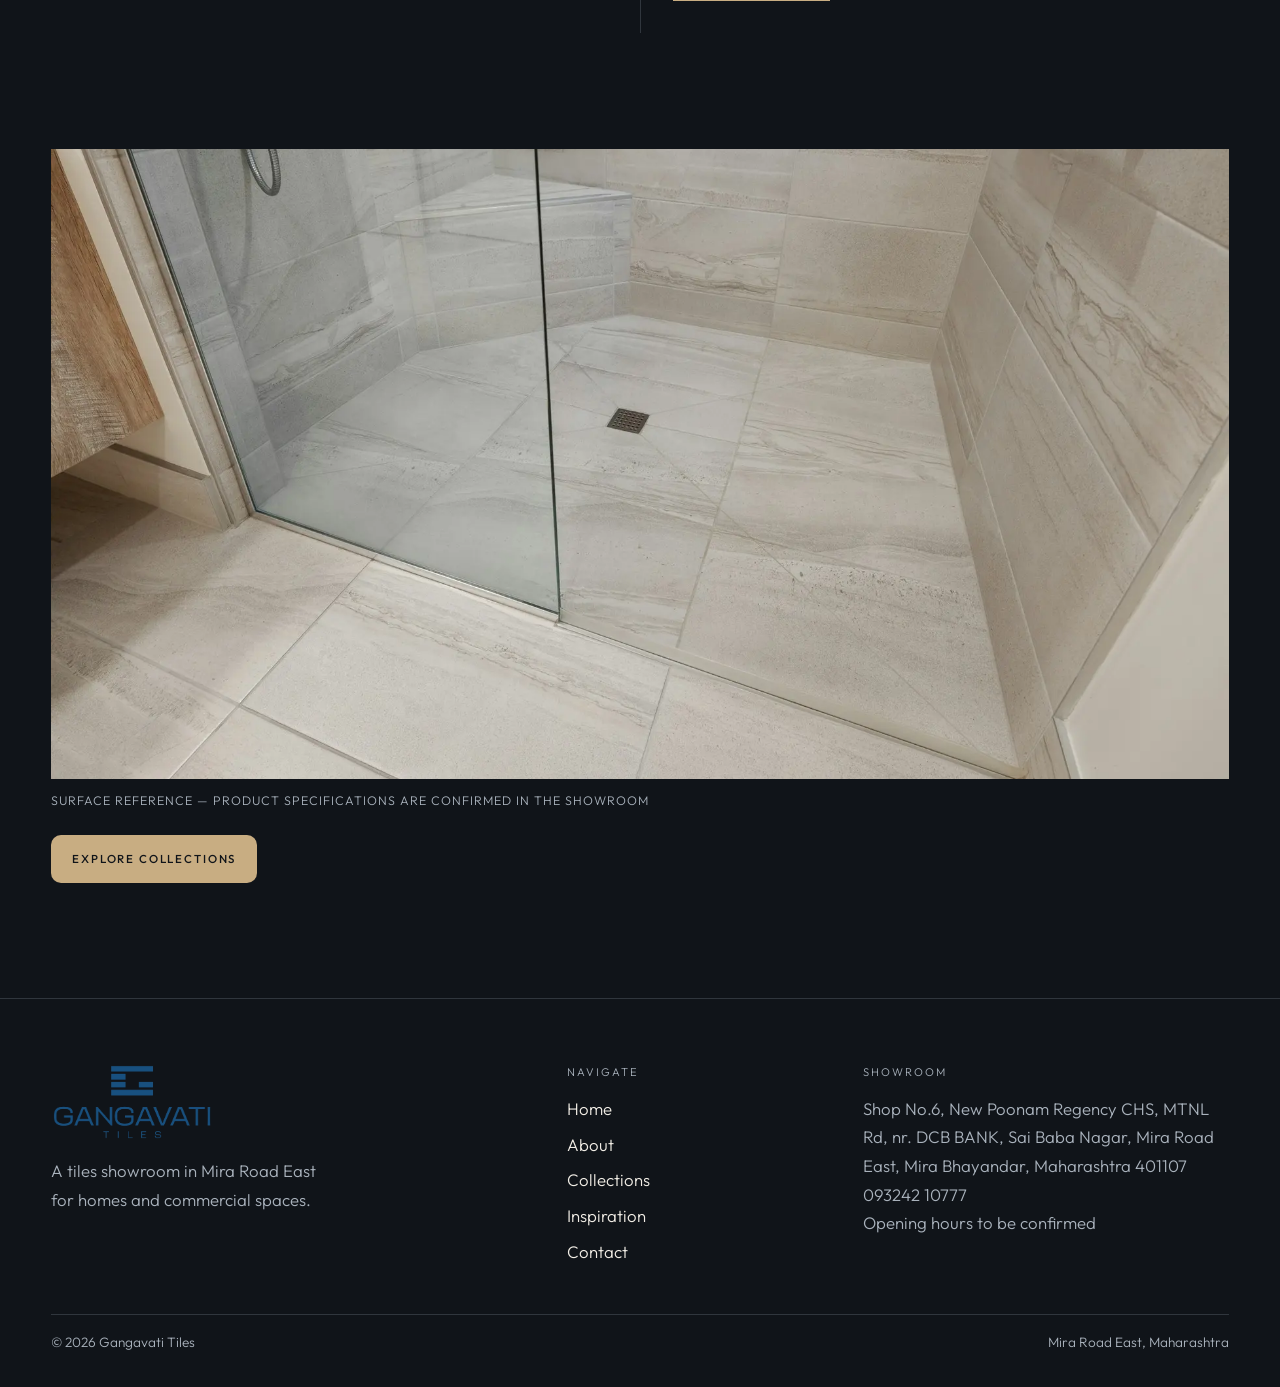
<file: about.html>
<!DOCTYPE html>
<html lang="en">
<head>
  <meta charset="utf-8">
  <meta name="viewport" content="width=device-width, initial-scale=1">
  <meta name="theme-color" content="#101419">
  <script src="/assets/js/theme-init.js"></script>
  <title>About | Gangavati Tiles</title>
  <meta name="description" content="Gangavati Tiles is a showroom in Mira Road East for comparing tile surfaces in person. Visit to see materials before you decide.">
  <link rel="canonical" href="https://www.gangavatitiles.com/about">
  <meta property="og:title" content="About Gangavati Tiles">
  <meta property="og:description" content="A Mira Road East showroom for choosing tile surfaces with care.">
  <meta property="og:type" content="website">
  <meta property="og:url" content="https://www.gangavatitiles.com/about">
  <meta property="og:image" content="https://www.gangavatitiles.com/assets/images/og-cover.jpg">
  <link rel="icon" href="/favicon.png" type="image/png">
  <link rel="apple-touch-icon" href="/assets/images/apple-touch-icon.png">
  <link rel="preconnect" href="https://fonts.googleapis.com">
  <link rel="preconnect" href="https://fonts.gstatic.com" crossorigin>
  <link href="https://fonts.googleapis.com/css2?family=Cormorant+Garamond:ital,wght@0,500;0,600;1,500&family=Outfit:wght@300;400;500&display=swap" rel="stylesheet">
  <link rel="stylesheet" href="/assets/css/styles.css">
  <script src="/assets/js/config.js" defer></script>
  <script src="/assets/js/main.js" defer></script>
  <script src="/assets/js/animations.js" defer></script>
</head>
<body>
  <a class="skip-link" href="#main">Skip to content</a>
  <header class="site-header">
    <div class="header-inner">
      <a class="logo" href="/"><img src="/assets/images/logo.png" alt="Gangavati Tiles" width="927" height="446"></a>
      <nav class="primary-nav" aria-label="Primary">
        <ul>
          <li><a href="/">Home</a></li>
          <li><a href="/about" aria-current="page">About</a></li>
          <li><a href="/collections">Collections</a></li>
          <li><a href="/inspiration">Inspiration</a></li>
          <li><a href="/contact">Contact</a></li>
        </ul>
      </nav>
      <div class="header-tools">
        <a class="btn btn--header" href="/contact"><span class="wide-label">Visit Showroom</span><span class="short-label">Visit</span></a>
        <button type="button" class="theme-toggle" data-theme-toggle aria-label="Switch to light theme">
          <svg class="icon-sun" viewBox="0 0 24 24" aria-hidden="true"><circle cx="12" cy="12" r="4" fill="none" stroke="currentColor" stroke-width="1.5"/><path d="M12 2.5v2.2M12 19.3v2.2M2.5 12h2.2M19.3 12h2.2M4.8 4.8l1.6 1.6M17.6 17.6l1.6 1.6M19.2 4.8l-1.6 1.6M6.4 17.6l-1.6 1.6" fill="none" stroke="currentColor" stroke-width="1.5" stroke-linecap="round"/></svg>
          <svg class="icon-moon" viewBox="0 0 24 24" aria-hidden="true"><path d="M15.5 3.2a7.2 7.2 0 1 0 5.4 12.1A7.6 7.6 0 0 1 15.5 3.2z" fill="none" stroke="currentColor" stroke-width="1.5" stroke-linejoin="round"/></svg>
        </button>
        <button type="button" class="menu-toggle" data-menu-toggle aria-expanded="false" aria-controls="mobile-menu" aria-label="Open menu"><span class="menu-toggle__bars"></span></button>
      </div>
    </div>
  </header>
  <div id="mobile-menu" class="mobile-menu" data-mobile-menu>
    <nav aria-label="Mobile">
      <ul>
        <li><a href="/">Home</a></li>
        <li><a href="/about" aria-current="page">About</a></li>
        <li><a href="/collections">Collections</a></li>
        <li><a href="/inspiration">Inspiration</a></li>
        <li><a href="/contact">Contact</a></li>
      </ul>
    </nav>
    <a class="btn btn--primary" href="/contact">Visit Showroom</a>
  </div>
  <main id="main">
    <header class="page-hero">
      <div class="wrap">
        <p class="eyebrow">About</p>
        <h1>A showroom for surfaces chosen with care.</h1>
        <p class="lede">Gangavati Tiles helps you look at tile in real light, for homes and commercial spaces, before a decision is made.</p>
      </div>
    </header>
    <section class="section" style="padding-top: 1.5rem;">
      <div class="wrap split">
        <div class="prose reveal">
          <p><strong>What we can say with confidence is modest, and that is intentional.</strong> A founding date, a client count, and a list of awards have not been supplied, so they are not published here.</p>
          <p>The showroom is at Shop No.6, New Poonam Regency CHS, on MTNL Road near DCB Bank, Sai Baba Nagar, Mira Road East. Visitors come to compare how a surface looks underfoot and on the wall, and to ask what is currently available.</p>
          <p>This website introduces that visit. Photographs are licensed references for atmosphere and material, not a record of Gangavati installations.</p>
          <a class="btn btn--primary" href="/contact">Plan your visit</a>
        </div>
        <figure class="reveal" style="margin:0;">
          <img src="/assets/images/about-interior-1800.webp" srcset="/assets/images/about-interior-960.webp 960w, /assets/images/about-interior-1800.webp 1800w" sizes="(min-width: 800px) 52vw, 100vw" width="1800" height="1350" alt="Quiet living room used as a visual reference" loading="lazy">
          <figcaption class="caption">Visual reference</figcaption>
        </figure>
      </div>
    </section>
    <section class="section" style="padding-top:0;">
      <div class="wrap philosophy">
        <article class="reveal">
          <p class="eyebrow">Design philosophy</p>
          <h2>Material before mythology.</h2>
          <p>A floor or wall is chosen for touch, light, and the way a room is used. Marble-look stone, honed surfaces, wood effects, and patterns each ask for a different kind of attention. The useful conversation happens in front of the material.</p>
        </article>
        <article class="reveal">
          <p class="eyebrow">Showroom experience</p>
          <h2>See it before you specify it.</h2>
          <p>Bring the room you are planning. We can look at colour, finish, and where a surface might belong. Sizes, slip ratings, and stock are confirmed from current showroom information, not from placeholder copy on this site.</p>
          <a class="text-link" href="tel:+919324210777">Call 093242 10777
            <svg viewBox="0 0 24 24" aria-hidden="true"><path d="M5 12h14M13 6l6 6-6 6" fill="none" stroke="currentColor" stroke-width="1.5"/></svg>
          </a>
        </article>
      </div>
    </section>
    <section class="section" style="padding-top:0;">
      <div class="wrap">
        <figure class="reveal" style="margin:0;">
          <img src="/assets/images/marble-floor-1800.webp" srcset="/assets/images/marble-floor-960.webp 960w, /assets/images/marble-floor-1800.webp 1800w" sizes="100vw" width="1800" height="1200" alt="Pale marble-look tiles inside a shower" loading="lazy" style="width:100%; max-height:70vh; object-fit:cover;">
          <figcaption class="caption">Surface reference — product specifications are confirmed in the showroom</figcaption>
        </figure>
        <a class="btn btn--primary" href="/collections" style="margin-top:1.5rem;">Explore collections</a>
      </div>
    </section>
  </main>
  <footer class="site-footer">
    <div class="wrap footer-grid">
      <div>
        <img class="footer-logo" src="/assets/images/logo.png" alt="Gangavati Tiles" width="927" height="446">
        <p>A tiles showroom in Mira Road East for homes and commercial spaces.</p>
      </div>
      <div>
        <p class="footer-label">Navigate</p>
        <nav class="footer-nav" aria-label="Footer">
          <ul>
            <li><a href="/">Home</a></li>
            <li><a href="/about">About</a></li>
            <li><a href="/collections">Collections</a></li>
            <li><a href="/inspiration">Inspiration</a></li>
            <li><a href="/contact">Contact</a></li>
          </ul>
        </nav>
      </div>
      <div>
        <p class="footer-label">Showroom</p>
        <p>Shop No.6, New Poonam Regency CHS, MTNL Rd, nr. DCB BANK, Sai Baba Nagar, Mira Road East, Mira Bhayandar, Maharashtra 401107</p>
        <p><a href="tel:+919324210777">093242 10777</a></p>
        <p class="hours-pending">Opening hours to be confirmed</p>
        <ul class="social-list" data-social-list hidden></ul>
      </div>
    </div>
    <div class="wrap fine-print">
      <p>© 2026 Gangavati Tiles</p>
      <p>Mira Road East, Maharashtra</p>
    </div>
  </footer>
  <a class="whatsapp-float" href="https://wa.me/919324210777?text=Hello%20Gangavati%20Tiles%2C%20I%20would%20like%20to%20enquire%20about%20tiles." target="_blank" rel="noopener" aria-label="Chat on WhatsApp">
    <svg viewBox="0 0 24 24" aria-hidden="true"><path fill="currentColor" d="M20.5 3.5A11 11 0 0 0 2.1 17.2L1 23l5.9-1.1A11 11 0 0 0 12 23a11 11 0 0 0 8.5-19.5zM12 21a9 9 0 0 1-4.6-1.3l-.3-.2-3.5.9.9-3.4-.2-.3A9 9 0 1 1 12 21zm5-6.8c-.3-.1-1.6-.8-1.8-.9s-.4-.1-.6.2-.7.9-.8 1.1-.3.2-.6.1a7.4 7.4 0 0 1-2.2-1.4 8.2 8.2 0 0 1-1.5-1.9c-.2-.3 0-.4.1-.6l.4-.4.3-.4a.5.5 0 0 0 0-.5c-.1-.1-.6-1.5-.8-2s-.4-.5-.6-.5h-.5a1 1 0 0 0-.7.3 3 3 0 0 0-.9 2.2 5.2 5.2 0 0 0 1.1 2.7 12 12 0 0 0 4.6 4.1 5 5 0 0 0 2.2.4 2.7 2.7 0 0 0 1.8-1.2 2.2 2.2 0 0 0 .1-1.3c-.1-.2-.3-.2-.6-.3z"/></svg>
    <span>WhatsApp</span>
  </a>
</body>
</html>
</file>
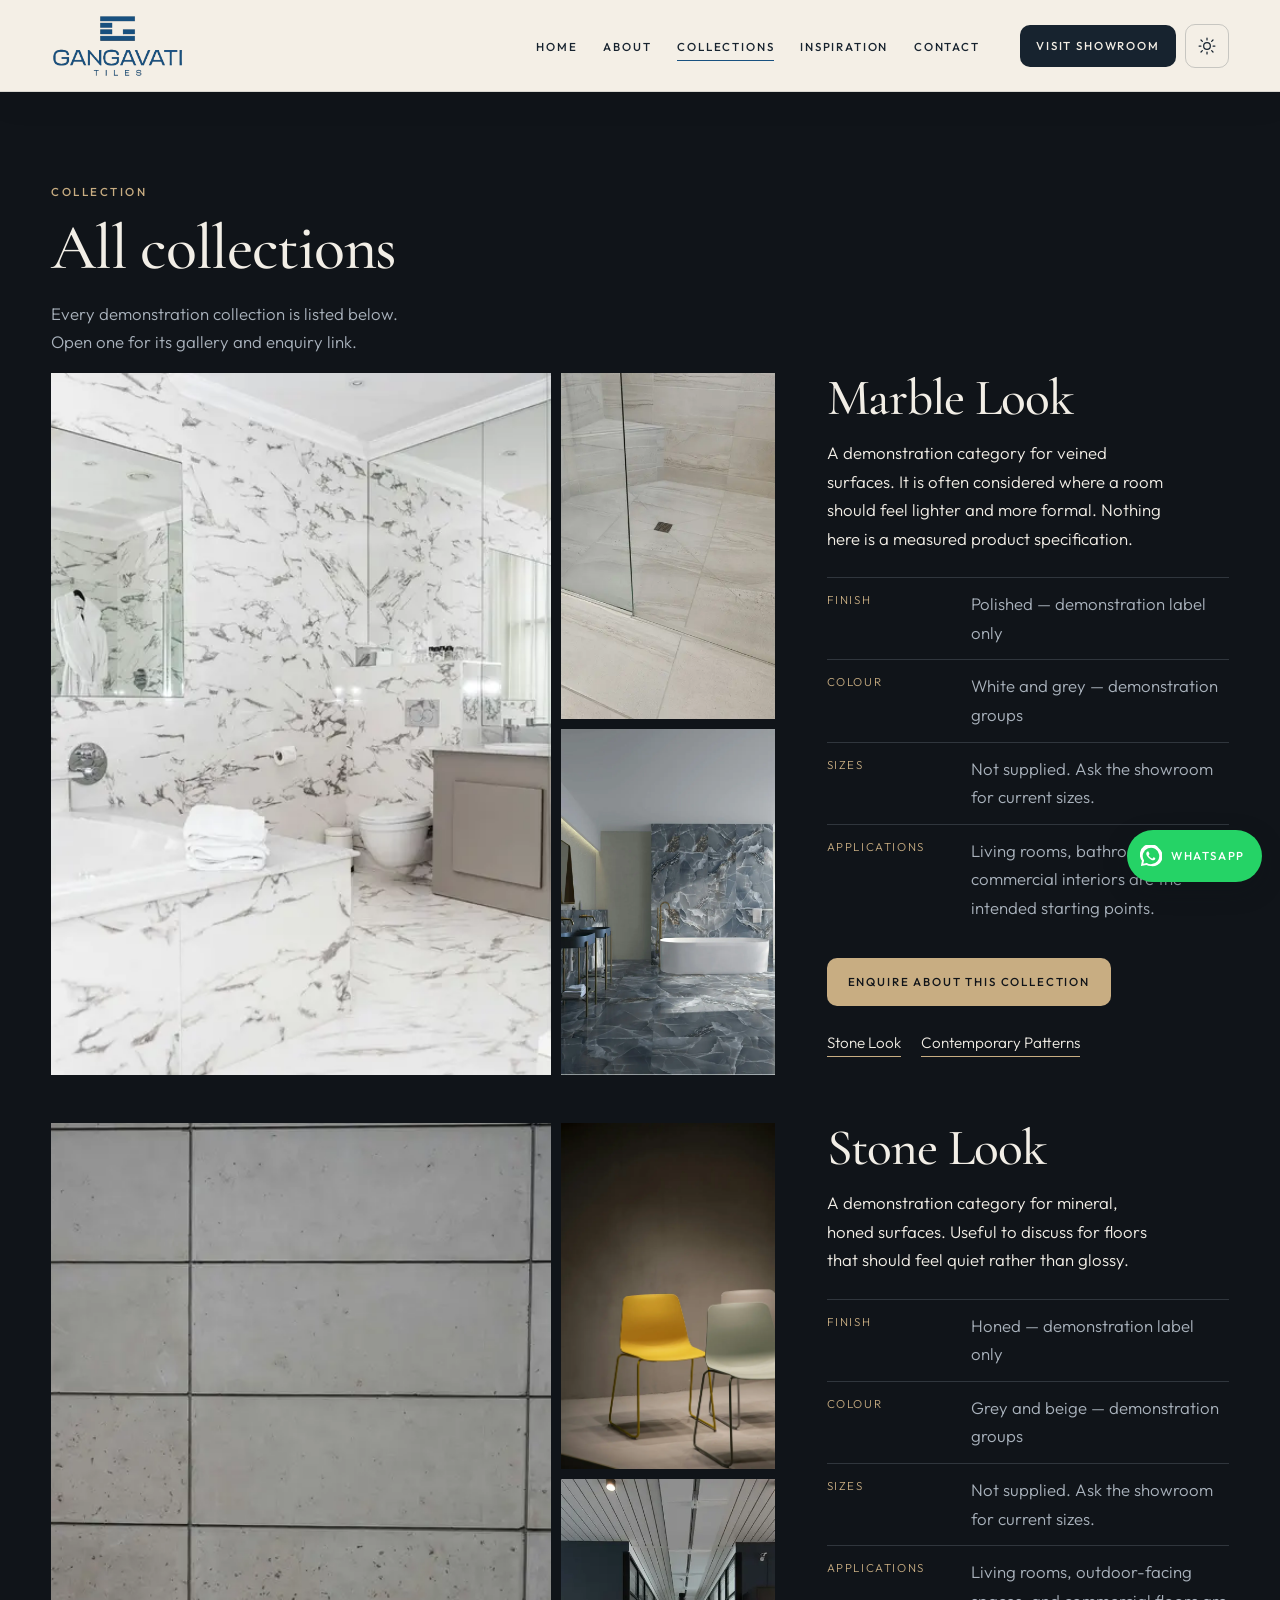
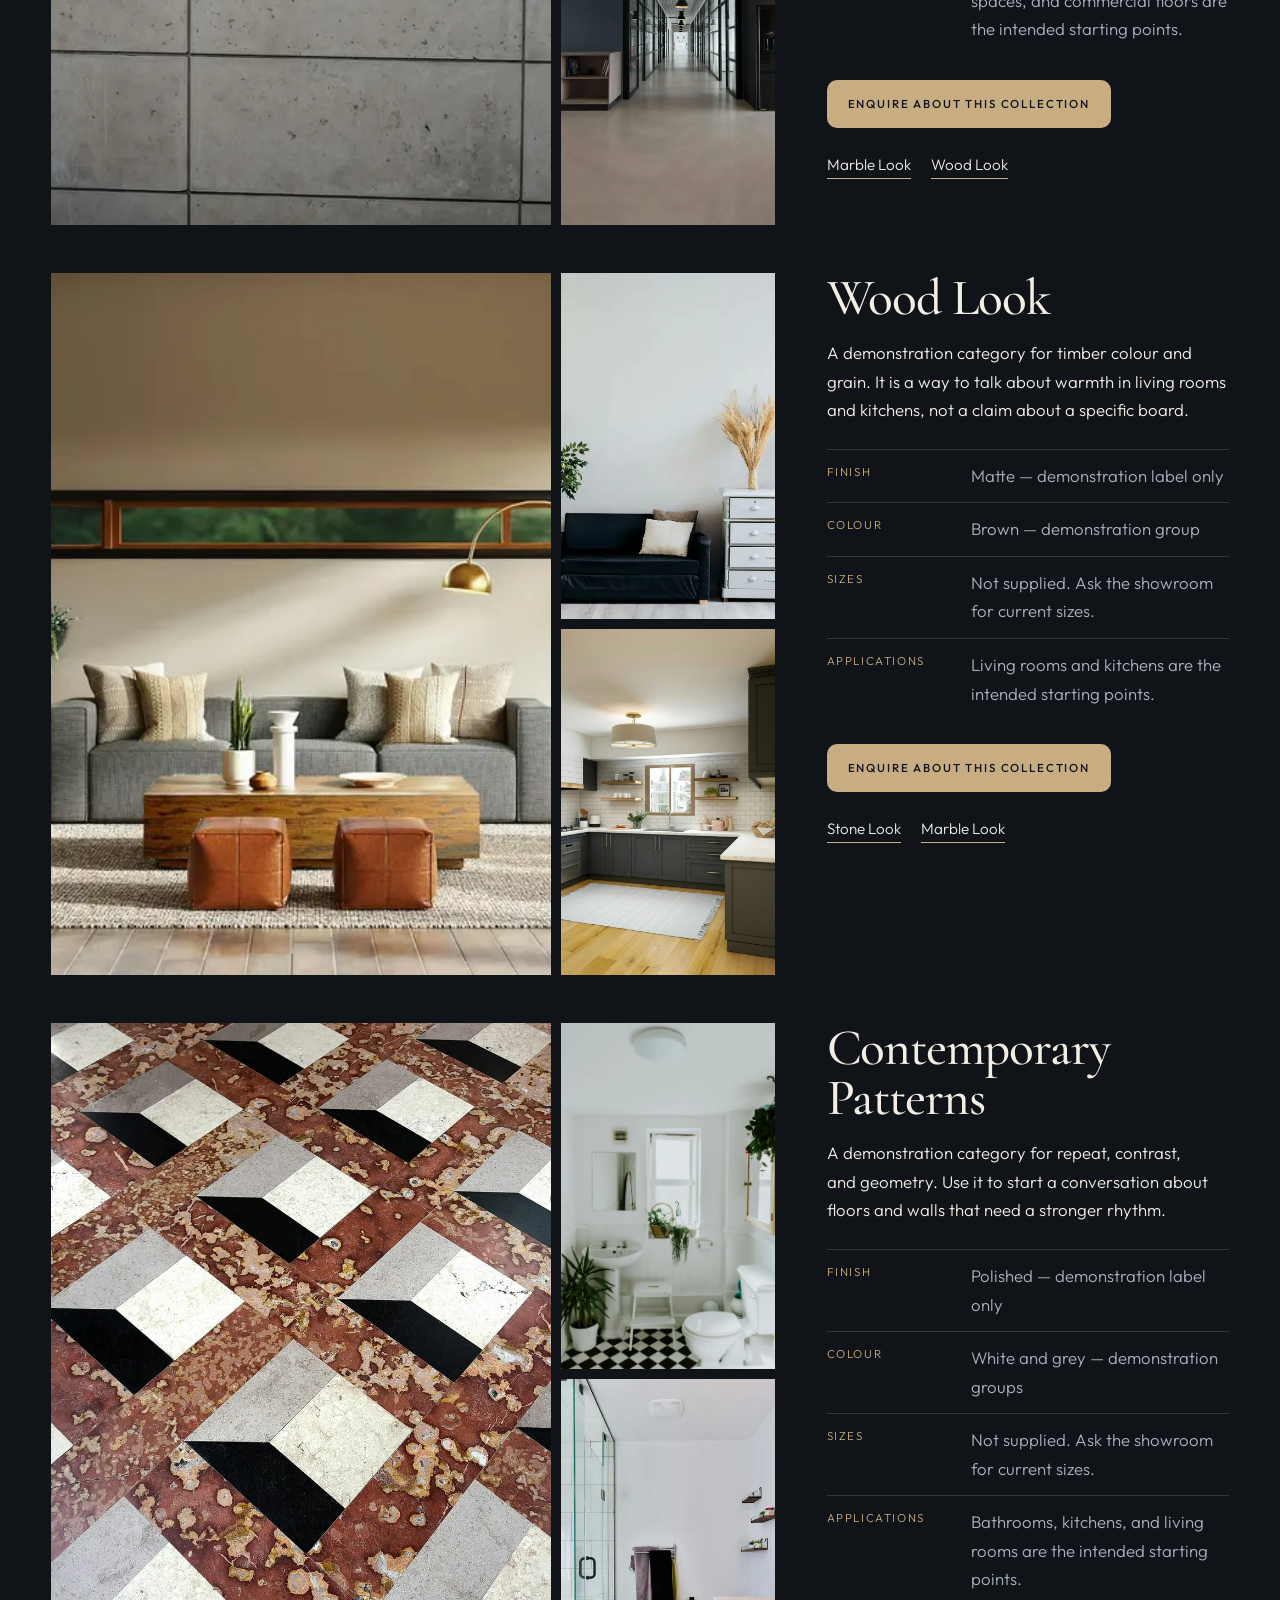
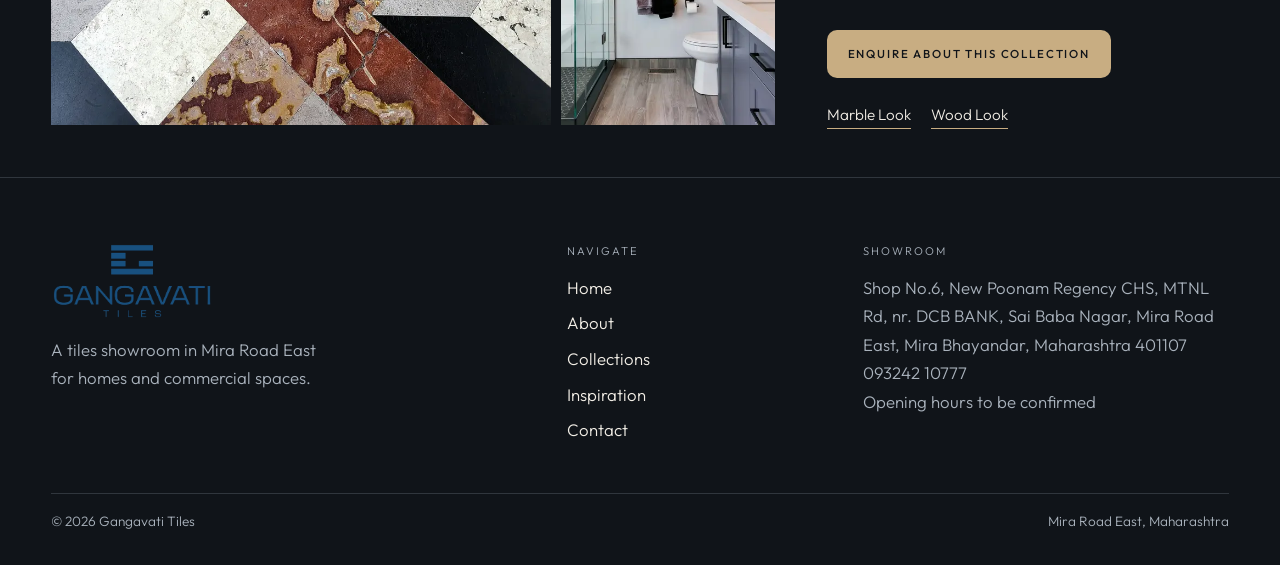
<file: collection.html>
<!DOCTYPE html>
<html lang="en">
<head>
  <meta charset="utf-8">
  <meta name="viewport" content="width=device-width, initial-scale=1">
  <meta name="theme-color" content="#101419">
  <script src="/assets/js/theme-init.js"></script>
  <script>
    (function () {
      var known = {
        "marble-look": "Marble Look",
        "stone-look": "Stone Look",
        "wood-look": "Wood Look",
        "contemporary-patterns": "Contemporary Patterns"
      };
      var params = new URLSearchParams(location.search);
      var parts = location.pathname.split("/").filter(Boolean);
      var id = params.get("id");
      if (!id && parts[0] === "collections" && parts[1]) id = decodeURIComponent(parts[1]);
      var mode = "all";
      if (id && known[id]) mode = id;
      else if (id) mode = "missing";
      document.documentElement.setAttribute("data-collection", mode);
      var title = mode === "missing" ? "Collection not found" : (known[mode] || "All collections");
      document.title = title + " | Gangavati Tiles";
    })();
  </script>
  <title>Collection | Gangavati Tiles</title>
  <meta name="description" content="Collection details from Gangavati Tiles. Specifications are confirmed at the Mira Road East showroom.">
  <link rel="canonical" href="https://www.gangavatitiles.com/collections">
  <meta property="og:title" content="Collection | Gangavati Tiles">
  <meta property="og:description" content="View a Gangavati Tiles collection and enquire with the showroom.">
  <meta property="og:type" content="website">
  <meta property="og:url" content="https://www.gangavatitiles.com/collections">
  <script>
    (function () {
      var mode = document.documentElement.getAttribute("data-collection");
      var publicPath = mode && mode !== "all" && mode !== "missing" ? "/collections/" + mode : "/collections";
      var canon = document.querySelector('link[rel="canonical"]');
      var og = document.querySelector('meta[property="og:url"]');
      if (canon) canon.setAttribute("href", "https://www.gangavatitiles.com" + publicPath);
      if (og) og.setAttribute("content", "https://www.gangavatitiles.com" + publicPath);
    })();
  </script>
  <meta property="og:image" content="https://www.gangavatitiles.com/assets/images/og-cover.jpg">
  <link rel="icon" href="/favicon.png" type="image/png">
  <link rel="apple-touch-icon" href="/assets/images/apple-touch-icon.png">
  <link rel="preconnect" href="https://fonts.googleapis.com">
  <link rel="preconnect" href="https://fonts.gstatic.com" crossorigin>
  <link href="https://fonts.googleapis.com/css2?family=Cormorant+Garamond:ital,wght@0,500;0,600;1,500&family=Outfit:wght@300;400;500&display=swap" rel="stylesheet">
  <link rel="stylesheet" href="/assets/css/styles.css">
  <script src="/assets/js/config.js" defer></script>
  <script src="/assets/js/main.js" defer></script>
  <script src="/assets/js/animations.js" defer></script>
  <script src="/assets/js/collections.js" defer></script>
  <script src="/assets/js/gallery.js" defer></script>
</head>
<body>
  <a class="skip-link" href="#main">Skip to content</a>
  <header class="site-header">
    <div class="header-inner">
      <a class="logo" href="/"><img src="/assets/images/logo.png" alt="Gangavati Tiles" width="927" height="446"></a>
      <nav class="primary-nav" aria-label="Primary">
        <ul>
          <li><a href="/">Home</a></li>
          <li><a href="/about">About</a></li>
          <li><a href="/collections" aria-current="page">Collections</a></li>
          <li><a href="/inspiration">Inspiration</a></li>
          <li><a href="/contact">Contact</a></li>
        </ul>
      </nav>
      <div class="header-tools">
        <a class="btn btn--header" href="/contact"><span class="wide-label">Visit Showroom</span><span class="short-label">Visit</span></a>
        <button type="button" class="theme-toggle" data-theme-toggle aria-label="Switch to light theme">
          <svg class="icon-sun" viewBox="0 0 24 24" aria-hidden="true"><circle cx="12" cy="12" r="4" fill="none" stroke="currentColor" stroke-width="1.5"/><path d="M12 2.5v2.2M12 19.3v2.2M2.5 12h2.2M19.3 12h2.2M4.8 4.8l1.6 1.6M17.6 17.6l1.6 1.6M19.2 4.8l-1.6 1.6M6.4 17.6l-1.6 1.6" fill="none" stroke="currentColor" stroke-width="1.5" stroke-linecap="round"/></svg>
          <svg class="icon-moon" viewBox="0 0 24 24" aria-hidden="true"><path d="M15.5 3.2a7.2 7.2 0 1 0 5.4 12.1A7.6 7.6 0 0 1 15.5 3.2z" fill="none" stroke="currentColor" stroke-width="1.5" stroke-linejoin="round"/></svg>
        </button>
        <button type="button" class="menu-toggle" data-menu-toggle aria-expanded="false" aria-controls="mobile-menu" aria-label="Open menu"><span class="menu-toggle__bars"></span></button>
      </div>
    </div>
  </header>
  <div id="mobile-menu" class="mobile-menu" data-mobile-menu>
    <nav aria-label="Mobile">
      <ul>
        <li><a href="/">Home</a></li>
        <li><a href="/about">About</a></li>
        <li><a href="/collections">Collections</a></li>
        <li><a href="/inspiration">Inspiration</a></li>
        <li><a href="/contact">Contact</a></li>
      </ul>
    </nav>
    <a class="btn btn--primary" href="/contact">Visit Showroom</a>
  </div>
  <main id="main">
    <header class="page-hero">
      <div class="wrap">
        <p class="eyebrow">Collection</p>
        <h1 id="collection-heading">Collection</h1>
        <p class="lede" id="collection-lead">Demonstration category. Ask the showroom for current availability.</p>
        <script>
          (function () {
            var names = {
              "marble-look": ["Marble Look", "A veined, polished direction for bathrooms, living rooms, and quieter commercial spaces."],
              "stone-look": ["Stone Look", "A honed, mineral direction for floors, walls, and outdoor-facing rooms."],
              "wood-look": ["Wood Look", "A timber-coloured direction for living rooms and kitchens."],
              "contemporary-patterns": ["Contemporary Patterns", "Geometry and repeat for rooms that want a clearer rhythm."]
            };
            var mode = document.documentElement.getAttribute("data-collection");
            var heading = document.getElementById("collection-heading");
            var lead = document.getElementById("collection-lead");
            if (mode === "missing") {
              heading.textContent = "Collection not found";
              lead.textContent = "That collection is not in the current demonstration catalogue.";
            } else if (names[mode]) {
              heading.textContent = names[mode][0];
              lead.textContent = names[mode][1];
            } else {
              heading.textContent = "All collections";
              lead.textContent = "Every demonstration collection is listed below. Open one for its gallery and enquiry link.";
            }
          })();
        </script>
      </div>
    </header>

    <div class="wrap">
      <article class="collection-panel" id="marble-look" data-name="Marble Look">
        <div class="detail-grid">
          <div class="detail-gallery" data-lightbox-group>
            <button type="button" data-lightbox data-caption="White marble bathroom — visual reference">
              <img src="/assets/images/marble-white-1800.webp" srcset="/assets/images/marble-white-960.webp 960w, /assets/images/marble-white-1800.webp 1800w" sizes="(min-width: 900px) 62vw, 100vw" width="1800" height="1200" alt="White marble bathroom">
            </button>
            <button type="button" data-lightbox data-caption="Pale marble-look shower floor">
              <img src="/assets/images/marble-floor-1800.webp" srcset="/assets/images/marble-floor-960.webp 960w, /assets/images/marble-floor-1800.webp 1800w" sizes="(min-width: 900px) 22vw, 100vw" width="1800" height="1200" alt="Pale marble-look floor tiles">
            </button>
            <button type="button" data-lightbox data-caption="Grey marble bathroom">
              <img src="/assets/images/marble-bath-1800.webp" srcset="/assets/images/marble-bath-960.webp 960w, /assets/images/marble-bath-1800.webp 1800w" sizes="(min-width: 900px) 22vw, 100vw" width="1800" height="2400" alt="Grey marble bathroom with a freestanding bath">
            </button>
          </div>
          <div class="detail-copy">
            <h2 class="collection-name">Marble Look</h2>
            <p>A demonstration category for veined surfaces. It is often considered where a room should feel lighter and more formal. Nothing here is a measured product specification.</p>
            <dl class="spec-list">
              <div><dt>Finish</dt><dd>Polished — demonstration label only</dd></div>
              <div><dt>Colour</dt><dd>White and grey — demonstration groups</dd></div>
              <div><dt>Sizes</dt><dd>Not supplied. Ask the showroom for current sizes.</dd></div>
              <div><dt>Applications</dt><dd>Living rooms, bathrooms, and commercial interiors are the intended starting points.</dd></div>
            </dl>
            <a class="btn btn--primary" data-enquire href="https://wa.me/919324210777?text=Hello%20Gangavati%20Tiles%2C%20I%20would%20like%20to%20enquire%20about%20the%20Marble%20Look%20collection." target="_blank" rel="noopener">Enquire About This Collection</a>
            <div class="related">
              <a href="/collections/stone-look">Stone Look</a>
              <a href="/collections/contemporary-patterns">Contemporary Patterns</a>
            </div>
          </div>
        </div>
      </article>

      <article class="collection-panel" id="stone-look" data-name="Stone Look">
        <div class="detail-grid">
          <div class="detail-gallery">
            <button type="button" data-lightbox data-caption="Large grey stone-look tiles">
              <img src="/assets/images/stone-tiles-1800.webp" srcset="/assets/images/stone-tiles-960.webp 960w, /assets/images/stone-tiles-1800.webp 1800w" sizes="(min-width: 900px) 62vw, 100vw" width="1800" height="1198" alt="Close view of large grey tiles">
            </button>
            <button type="button" data-lightbox data-caption="Honed stone wall">
              <img src="/assets/images/wood-living-1800.webp" srcset="/assets/images/wood-living-960.webp 960w, /assets/images/wood-living-1800.webp 1800w" sizes="(min-width: 900px) 22vw, 100vw" width="1800" height="2700" alt="Chairs set against a honed stone wall">
            </button>
            <button type="button" data-lightbox data-caption="Commercial interior with a broad pale floor">
              <img src="/assets/images/space-commercial-1800.webp" srcset="/assets/images/space-commercial-960.webp 960w, /assets/images/space-commercial-1800.webp 1800w" sizes="(min-width: 900px) 22vw, 100vw" width="1800" height="1202" alt="Commercial interior with a large pale floor">
            </button>
          </div>
          <div class="detail-copy">
            <h2 class="collection-name">Stone Look</h2>
            <p>A demonstration category for mineral, honed surfaces. Useful to discuss for floors that should feel quiet rather than glossy.</p>
            <dl class="spec-list">
              <div><dt>Finish</dt><dd>Honed — demonstration label only</dd></div>
              <div><dt>Colour</dt><dd>Grey and beige — demonstration groups</dd></div>
              <div><dt>Sizes</dt><dd>Not supplied. Ask the showroom for current sizes.</dd></div>
              <div><dt>Applications</dt><dd>Living rooms, outdoor-facing spaces, and commercial floors are the intended starting points.</dd></div>
            </dl>
            <a class="btn btn--primary" data-enquire href="https://wa.me/919324210777?text=Hello%20Gangavati%20Tiles%2C%20I%20would%20like%20to%20enquire%20about%20the%20Stone%20Look%20collection." target="_blank" rel="noopener">Enquire About This Collection</a>
            <div class="related">
              <a href="/collections/marble-look">Marble Look</a>
              <a href="/collections/wood-look">Wood Look</a>
            </div>
          </div>
        </div>
      </article>

      <article class="collection-panel" id="wood-look" data-name="Wood Look">
        <div class="detail-grid">
          <div class="detail-gallery">
            <button type="button" data-lightbox data-caption="Living room with a wood floor">
              <img src="/assets/images/space-living-1800.webp" srcset="/assets/images/space-living-960.webp 960w, /assets/images/space-living-1800.webp 1800w" sizes="(min-width: 900px) 62vw, 100vw" width="1800" height="950" alt="Living room with a warm wood floor">
            </button>
            <button type="button" data-lightbox data-caption="Pale wood-look floor">
              <img src="/assets/images/wood-planks-1800.webp" srcset="/assets/images/wood-planks-960.webp 960w, /assets/images/wood-planks-1800.webp 1800w" sizes="(min-width: 900px) 22vw, 100vw" width="1800" height="1202" alt="Pale wood-look floor in a sitting room">
            </button>
            <button type="button" data-lightbox data-caption="Kitchen with a wood floor">
              <img src="/assets/images/inspire-kitchen-1-1800.webp" srcset="/assets/images/inspire-kitchen-1-960.webp 960w, /assets/images/inspire-kitchen-1-1800.webp 1800w" sizes="(min-width: 900px) 22vw, 100vw" width="1800" height="2400" alt="Kitchen with a wood floor and tiled walls">
            </button>
          </div>
          <div class="detail-copy">
            <h2 class="collection-name">Wood Look</h2>
            <p>A demonstration category for timber colour and grain. It is a way to talk about warmth in living rooms and kitchens, not a claim about a specific board.</p>
            <dl class="spec-list">
              <div><dt>Finish</dt><dd>Matte — demonstration label only</dd></div>
              <div><dt>Colour</dt><dd>Brown — demonstration group</dd></div>
              <div><dt>Sizes</dt><dd>Not supplied. Ask the showroom for current sizes.</dd></div>
              <div><dt>Applications</dt><dd>Living rooms and kitchens are the intended starting points.</dd></div>
            </dl>
            <a class="btn btn--primary" data-enquire href="https://wa.me/919324210777?text=Hello%20Gangavati%20Tiles%2C%20I%20would%20like%20to%20enquire%20about%20the%20Wood%20Look%20collection." target="_blank" rel="noopener">Enquire About This Collection</a>
            <div class="related">
              <a href="/collections/stone-look">Stone Look</a>
              <a href="/collections/marble-look">Marble Look</a>
            </div>
          </div>
        </div>
      </article>

      <article class="collection-panel" id="contemporary-patterns" data-name="Contemporary Patterns">
        <div class="detail-grid">
          <div class="detail-gallery">
            <button type="button" data-lightbox data-caption="Geometric marble floor">
              <img src="/assets/images/pattern-floor-1800.webp" srcset="/assets/images/pattern-floor-960.webp 960w, /assets/images/pattern-floor-1800.webp 1800w" sizes="(min-width: 900px) 62vw, 100vw" width="1800" height="2400" alt="Geometric pattern in marble and stone">
            </button>
            <button type="button" data-lightbox data-caption="Chequered bathroom floor">
              <img src="/assets/images/hero-bath-1800.webp" srcset="/assets/images/hero-bath-960.webp 960w, /assets/images/hero-bath-1800.webp 1800w" sizes="(min-width: 900px) 22vw, 100vw" width="1800" height="2698" alt="Bathroom with a black and white chequered floor">
            </button>
            <button type="button" data-lightbox data-caption="White tiled shower">
              <img src="/assets/images/inspire-bath-1-1800.webp" srcset="/assets/images/inspire-bath-1-960.webp 960w, /assets/images/inspire-bath-1-1800.webp 1800w" sizes="(min-width: 900px) 22vw, 100vw" width="1800" height="1200" alt="Bathroom with white wall tile and a glass shower">
            </button>
          </div>
          <div class="detail-copy">
            <h2 class="collection-name">Contemporary Patterns</h2>
            <p>A demonstration category for repeat, contrast, and geometry. Use it to start a conversation about floors and walls that need a stronger rhythm.</p>
            <dl class="spec-list">
              <div><dt>Finish</dt><dd>Polished — demonstration label only</dd></div>
              <div><dt>Colour</dt><dd>White and grey — demonstration groups</dd></div>
              <div><dt>Sizes</dt><dd>Not supplied. Ask the showroom for current sizes.</dd></div>
              <div><dt>Applications</dt><dd>Bathrooms, kitchens, and living rooms are the intended starting points.</dd></div>
            </dl>
            <a class="btn btn--primary" data-enquire href="https://wa.me/919324210777?text=Hello%20Gangavati%20Tiles%2C%20I%20would%20like%20to%20enquire%20about%20the%20Contemporary%20Patterns%20collection." target="_blank" rel="noopener">Enquire About This Collection</a>
            <div class="related">
              <a href="/collections/marble-look">Marble Look</a>
              <a href="/collections/wood-look">Wood Look</a>
            </div>
          </div>
        </div>
      </article>

      <section class="collection-missing missing-panel">
        <h2>This collection is not listed.</h2>
        <p class="lede">The link may be out of date, or the catalogue has not been updated yet.</p>
        <a class="btn btn--primary" href="/collections" style="margin-top:1.25rem;">View all collections</a>
      </section>
    </div>
  </main>
  <dialog class="lightbox" data-lightbox-dialog aria-label="Image preview">
    <button type="button" class="lightbox__close" data-lightbox-close aria-label="Close image">×</button>
    <button type="button" class="lightbox__prev" data-lightbox-prev aria-label="Previous image">‹</button>
    <button type="button" class="lightbox__next" data-lightbox-next aria-label="Next image">›</button>
    <div class="lightbox__frame">
      <img data-lightbox-image alt="">
      <p class="lightbox__caption" data-lightbox-caption></p>
    </div>
  </dialog>
  <footer class="site-footer">
    <div class="wrap footer-grid">
      <div>
        <img class="footer-logo" src="/assets/images/logo.png" alt="Gangavati Tiles" width="927" height="446">
        <p>A tiles showroom in Mira Road East for homes and commercial spaces.</p>
      </div>
      <div>
        <p class="footer-label">Navigate</p>
        <nav class="footer-nav" aria-label="Footer">
          <ul>
            <li><a href="/">Home</a></li>
            <li><a href="/about">About</a></li>
            <li><a href="/collections">Collections</a></li>
            <li><a href="/inspiration">Inspiration</a></li>
            <li><a href="/contact">Contact</a></li>
          </ul>
        </nav>
      </div>
      <div>
        <p class="footer-label">Showroom</p>
        <p>Shop No.6, New Poonam Regency CHS, MTNL Rd, nr. DCB BANK, Sai Baba Nagar, Mira Road East, Mira Bhayandar, Maharashtra 401107</p>
        <p><a href="tel:+919324210777">093242 10777</a></p>
        <p class="hours-pending">Opening hours to be confirmed</p>
        <ul class="social-list" data-social-list hidden></ul>
      </div>
    </div>
    <div class="wrap fine-print"><p>© 2026 Gangavati Tiles</p><p>Mira Road East, Maharashtra</p></div>
  </footer>
  <a class="whatsapp-float" href="https://wa.me/919324210777?text=Hello%20Gangavati%20Tiles%2C%20I%20would%20like%20to%20enquire%20about%20tiles." target="_blank" rel="noopener" aria-label="Chat on WhatsApp">
    <svg viewBox="0 0 24 24" aria-hidden="true"><path fill="currentColor" d="M20.5 3.5A11 11 0 0 0 2.1 17.2L1 23l5.9-1.1A11 11 0 0 0 12 23a11 11 0 0 0 8.5-19.5zM12 21a9 9 0 0 1-4.6-1.3l-.3-.2-3.5.9.9-3.4-.2-.3A9 9 0 1 1 12 21zm5-6.8c-.3-.1-1.6-.8-1.8-.9s-.4-.1-.6.2-.7.9-.8 1.1-.3.2-.6.1a7.4 7.4 0 0 1-2.2-1.4 8.2 8.2 0 0 1-1.5-1.9c-.2-.3 0-.4.1-.6l.4-.4.3-.4a.5.5 0 0 0 0-.5c-.1-.1-.6-1.5-.8-2s-.4-.5-.6-.5h-.5a1 1 0 0 0-.7.3 3 3 0 0 0-.9 2.2 5.2 5.2 0 0 0 1.1 2.7 12 12 0 0 0 4.6 4.1 5 5 0 0 0 2.2.4 2.7 2.7 0 0 0 1.8-1.2 2.2 2.2 0 0 0 .1-1.3c-.1-.2-.3-.2-.6-.3z"/></svg>
    <span>WhatsApp</span>
  </a>
</body>
</html>
</file>
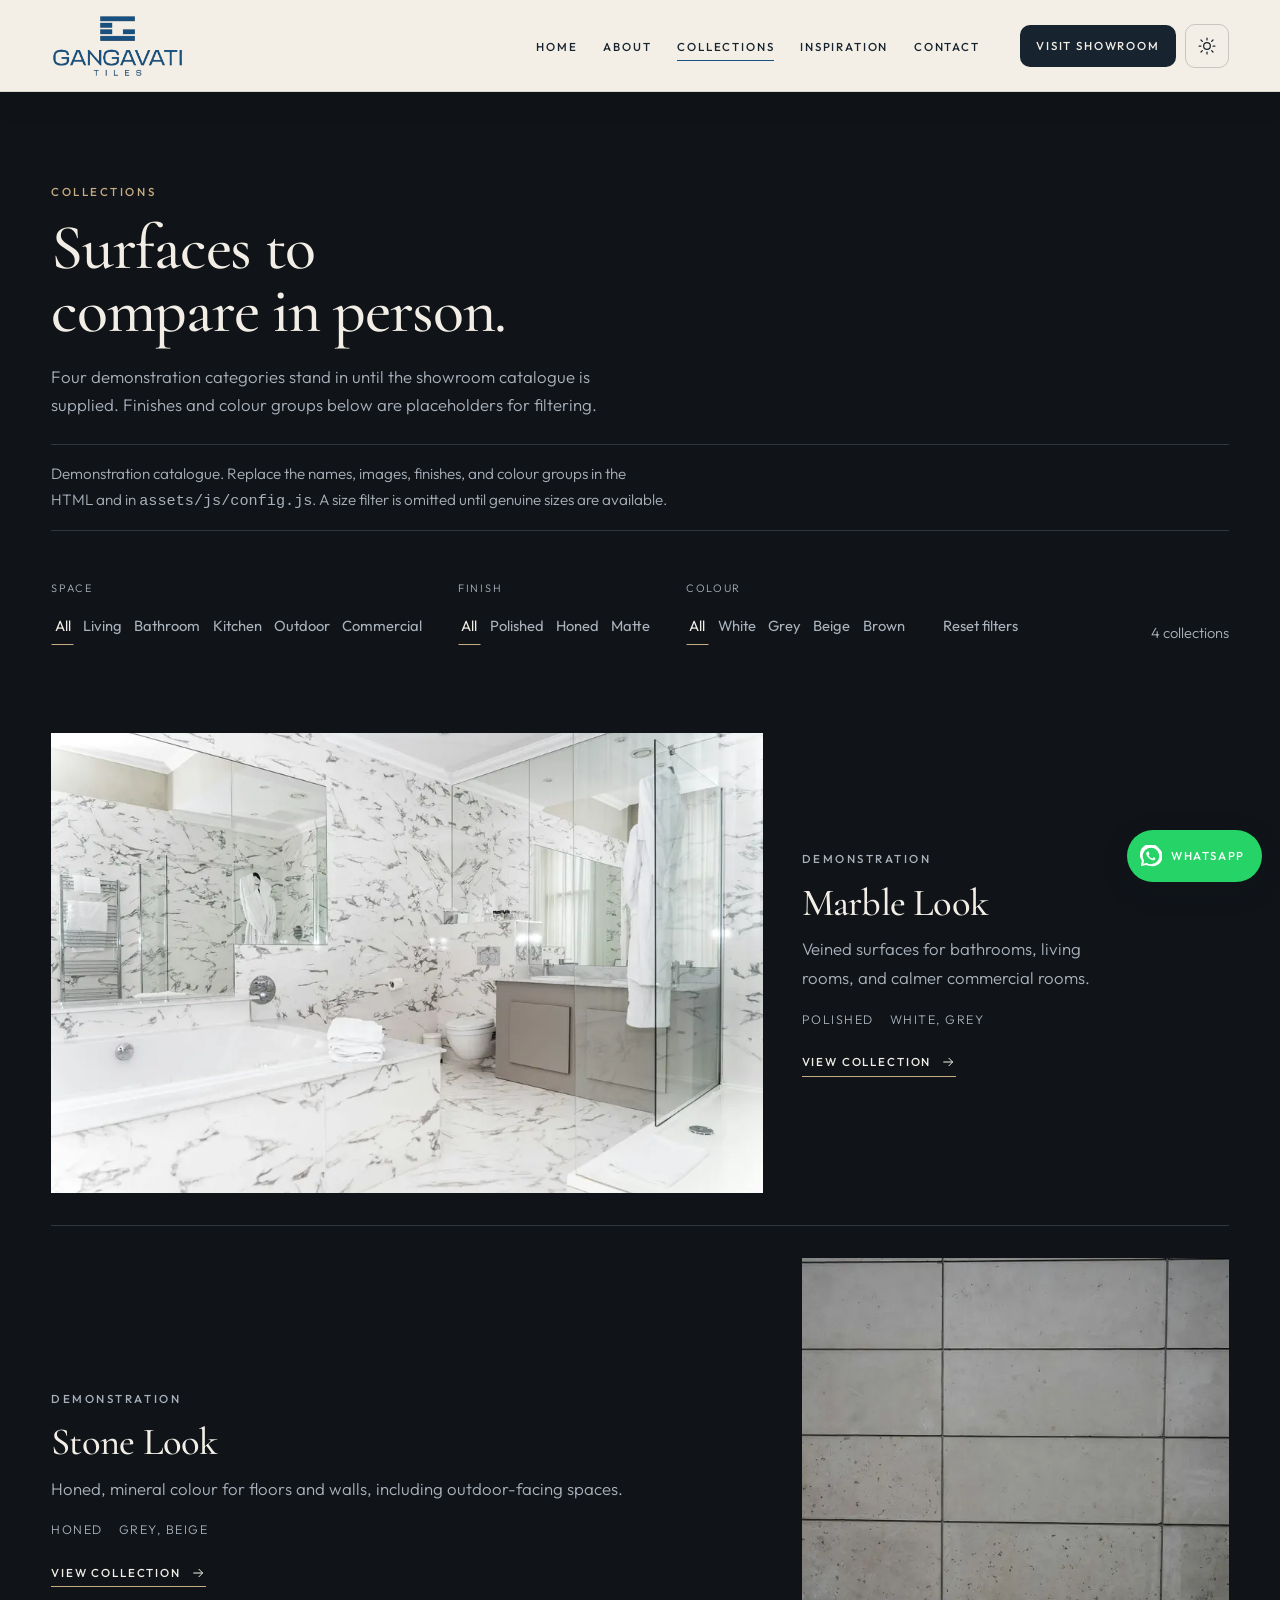
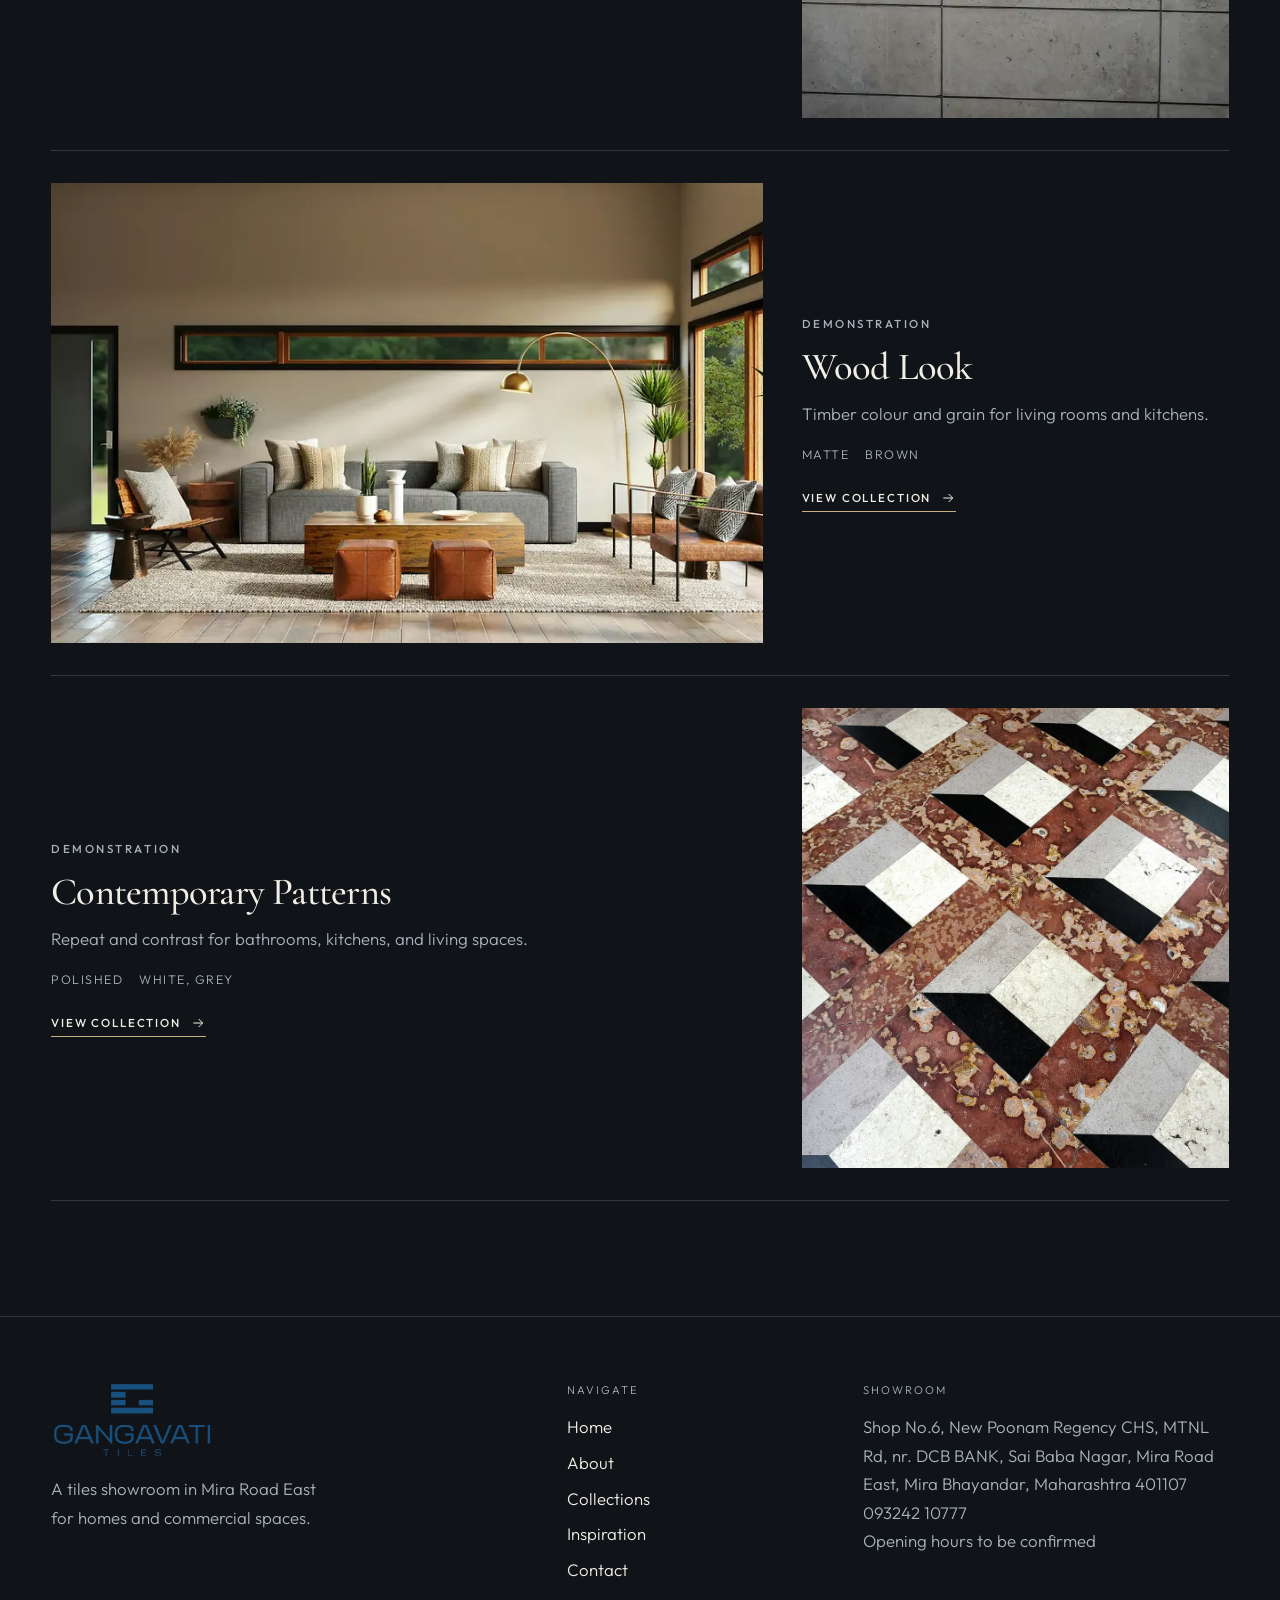
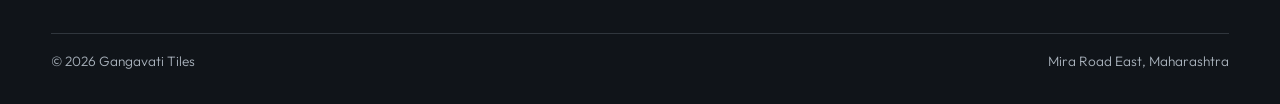
<file: collections.html>
<!DOCTYPE html>
<html lang="en">
<head>
  <meta charset="utf-8">
  <meta name="viewport" content="width=device-width, initial-scale=1">
  <meta name="theme-color" content="#101419">
  <script src="/assets/js/theme-init.js"></script>
  <title>Collections | Gangavati Tiles</title>
  <meta name="description" content="Browse demonstration tile collections at Gangavati Tiles: marble look, stone look, wood look, and contemporary patterns.">
  <link rel="canonical" href="https://www.gangavatitiles.com/collections">
  <meta property="og:title" content="Collections | Gangavati Tiles">
  <meta property="og:description" content="Filter showroom collections by space, finish, and colour family.">
  <meta property="og:type" content="website">
  <meta property="og:url" content="https://www.gangavatitiles.com/collections">
  <meta property="og:image" content="https://www.gangavatitiles.com/assets/images/og-cover.jpg">
  <link rel="icon" href="/favicon.png" type="image/png">
  <link rel="apple-touch-icon" href="/assets/images/apple-touch-icon.png">
  <link rel="preconnect" href="https://fonts.googleapis.com">
  <link rel="preconnect" href="https://fonts.gstatic.com" crossorigin>
  <link href="https://fonts.googleapis.com/css2?family=Cormorant+Garamond:ital,wght@0,500;0,600;1,500&family=Outfit:wght@300;400;500&display=swap" rel="stylesheet">
  <link rel="stylesheet" href="/assets/css/styles.css">
  <script src="/assets/js/config.js" defer></script>
  <script src="/assets/js/main.js" defer></script>
  <script src="/assets/js/animations.js" defer></script>
  <script src="/assets/js/collections.js" defer></script>
</head>
<body>
  <a class="skip-link" href="#main">Skip to content</a>
  <header class="site-header">
    <div class="header-inner">
      <a class="logo" href="/"><img src="/assets/images/logo.png" alt="Gangavati Tiles" width="927" height="446"></a>
      <nav class="primary-nav" aria-label="Primary">
        <ul>
          <li><a href="/">Home</a></li>
          <li><a href="/about">About</a></li>
          <li><a href="/collections" aria-current="page">Collections</a></li>
          <li><a href="/inspiration">Inspiration</a></li>
          <li><a href="/contact">Contact</a></li>
        </ul>
      </nav>
      <div class="header-tools">
        <a class="btn btn--header" href="/contact"><span class="wide-label">Visit Showroom</span><span class="short-label">Visit</span></a>
        <button type="button" class="theme-toggle" data-theme-toggle aria-label="Switch to light theme">
          <svg class="icon-sun" viewBox="0 0 24 24" aria-hidden="true"><circle cx="12" cy="12" r="4" fill="none" stroke="currentColor" stroke-width="1.5"/><path d="M12 2.5v2.2M12 19.3v2.2M2.5 12h2.2M19.3 12h2.2M4.8 4.8l1.6 1.6M17.6 17.6l1.6 1.6M19.2 4.8l-1.6 1.6M6.4 17.6l-1.6 1.6" fill="none" stroke="currentColor" stroke-width="1.5" stroke-linecap="round"/></svg>
          <svg class="icon-moon" viewBox="0 0 24 24" aria-hidden="true"><path d="M15.5 3.2a7.2 7.2 0 1 0 5.4 12.1A7.6 7.6 0 0 1 15.5 3.2z" fill="none" stroke="currentColor" stroke-width="1.5" stroke-linejoin="round"/></svg>
        </button>
        <button type="button" class="menu-toggle" data-menu-toggle aria-expanded="false" aria-controls="mobile-menu" aria-label="Open menu"><span class="menu-toggle__bars"></span></button>
      </div>
    </div>
  </header>
  <div id="mobile-menu" class="mobile-menu" data-mobile-menu>
    <nav aria-label="Mobile">
      <ul>
        <li><a href="/">Home</a></li>
        <li><a href="/about">About</a></li>
        <li><a href="/collections" aria-current="page">Collections</a></li>
        <li><a href="/inspiration">Inspiration</a></li>
        <li><a href="/contact">Contact</a></li>
      </ul>
    </nav>
    <a class="btn btn--primary" href="/contact">Visit Showroom</a>
  </div>
  <main id="main">
    <header class="page-hero">
      <div class="wrap">
        <p class="eyebrow">Collections</p>
        <h1>Surfaces to compare in person.</h1>
        <p class="lede">Four demonstration categories stand in until the showroom catalogue is supplied. Finishes and colour groups below are placeholders for filtering.</p>
        <p class="demo-note">Demonstration catalogue. Replace the names, images, finishes, and colour groups in the HTML and in <code>assets/js/config.js</code>. A size filter is omitted until genuine sizes are available.</p>
      </div>
    </header>
    <section class="section" style="padding-top: 1rem;" data-catalogue>
      <div class="wrap">
        <div class="filter-bar">
          <button type="button" class="btn btn--line filter-open" data-filter-open aria-expanded="false" aria-controls="filter-panel">Filters</button>
          <button type="button" class="drawer-backdrop" data-filter-backdrop hidden aria-label="Close filters"></button>
          <div id="filter-panel" class="filter-panel" data-filter-panel aria-labelledby="filter-title">
            <div class="filter-drawer-head">
              <p id="filter-title" class="footer-label" style="margin:0;">Filters</p>
              <button type="button" class="btn btn--line filter-close" data-close-filters>Close</button>
            </div>
            <div class="filter-group" data-filter="space">
              <p id="label-space">Space</p>
              <div role="group" aria-labelledby="label-space">
                <button type="button" data-value="all" aria-pressed="true">All</button>
                <button type="button" data-value="living" aria-pressed="false">Living</button>
                <button type="button" data-value="bathroom" aria-pressed="false">Bathroom</button>
                <button type="button" data-value="kitchen" aria-pressed="false">Kitchen</button>
                <button type="button" data-value="outdoor" aria-pressed="false">Outdoor</button>
                <button type="button" data-value="commercial" aria-pressed="false">Commercial</button>
              </div>
            </div>
            <div class="filter-group" data-filter="finish">
              <p id="label-finish">Finish</p>
              <div role="group" aria-labelledby="label-finish">
                <button type="button" data-value="all" aria-pressed="true">All</button>
                <button type="button" data-value="polished" aria-pressed="false">Polished</button>
                <button type="button" data-value="honed" aria-pressed="false">Honed</button>
                <button type="button" data-value="matte" aria-pressed="false">Matte</button>
              </div>
            </div>
            <div class="filter-group" data-filter="colour">
              <p id="label-colour">Colour</p>
              <div role="group" aria-labelledby="label-colour">
                <button type="button" data-value="all" aria-pressed="true">All</button>
                <button type="button" data-value="white" aria-pressed="false">White</button>
                <button type="button" data-value="grey" aria-pressed="false">Grey</button>
                <button type="button" data-value="beige" aria-pressed="false">Beige</button>
                <button type="button" data-value="brown" aria-pressed="false">Brown</button>
              </div>
            </div>
            <button type="button" class="reset-filters" data-reset-filters>Reset filters</button>
          </div>
          <div class="filter-meta">
            <p data-results-count aria-live="polite">4 collections</p>
          </div>
        </div>
        <div class="filter-chips" data-chips aria-live="polite"></div>
        <div class="catalogue">
          <article class="catalogue-card" data-collection-card data-spaces="living bathroom commercial" data-finishes="polished" data-colours="white grey">
            <a class="catalogue-card__media media-zoom" href="/collections/marble-look">
              <img src="/assets/images/marble-white-1800.webp" srcset="/assets/images/marble-white-960.webp 960w, /assets/images/marble-white-1800.webp 1800w" sizes="(min-width: 800px) 58vw, 100vw" width="1800" height="1200" alt="White marble bathroom" loading="lazy">
            </a>
            <div>
              <p class="eyebrow">Demonstration</p>
              <h2><a href="/collections/marble-look">Marble Look</a></h2>
              <p>Veined surfaces for bathrooms, living rooms, and calmer commercial rooms.</p>
              <p class="meta-row"><span>Polished</span><span>White, grey</span></p>
              <a class="text-link" href="/collections/marble-look">View collection
                <svg viewBox="0 0 24 24" aria-hidden="true"><path d="M5 12h14M13 6l6 6-6 6" fill="none" stroke="currentColor" stroke-width="1.5"/></svg>
              </a>
            </div>
          </article>
          <article class="catalogue-card" data-collection-card data-spaces="living outdoor commercial" data-finishes="honed" data-colours="grey beige">
            <a class="catalogue-card__media media-zoom" href="/collections/stone-look">
              <img src="/assets/images/stone-tiles-1800.webp" srcset="/assets/images/stone-tiles-960.webp 960w, /assets/images/stone-tiles-1800.webp 1800w" sizes="(min-width: 800px) 58vw, 100vw" width="1800" height="1198" alt="Large grey stone-look tiles" loading="lazy">
            </a>
            <div>
              <p class="eyebrow">Demonstration</p>
              <h2><a href="/collections/stone-look">Stone Look</a></h2>
              <p>Honed, mineral colour for floors and walls, including outdoor-facing spaces.</p>
              <p class="meta-row"><span>Honed</span><span>Grey, beige</span></p>
              <a class="text-link" href="/collections/stone-look">View collection
                <svg viewBox="0 0 24 24" aria-hidden="true"><path d="M5 12h14M13 6l6 6-6 6" fill="none" stroke="currentColor" stroke-width="1.5"/></svg>
              </a>
            </div>
          </article>
          <article class="catalogue-card" data-collection-card data-spaces="living kitchen" data-finishes="matte" data-colours="brown">
            <a class="catalogue-card__media media-zoom" href="/collections/wood-look">
              <img src="/assets/images/space-living-1800.webp" srcset="/assets/images/space-living-960.webp 960w, /assets/images/space-living-1800.webp 1800w" sizes="(min-width: 800px) 58vw, 100vw" width="1800" height="950" alt="Living room with a wood-look floor" loading="lazy">
            </a>
            <div>
              <p class="eyebrow">Demonstration</p>
              <h2><a href="/collections/wood-look">Wood Look</a></h2>
              <p>Timber colour and grain for living rooms and kitchens.</p>
              <p class="meta-row"><span>Matte</span><span>Brown</span></p>
              <a class="text-link" href="/collections/wood-look">View collection
                <svg viewBox="0 0 24 24" aria-hidden="true"><path d="M5 12h14M13 6l6 6-6 6" fill="none" stroke="currentColor" stroke-width="1.5"/></svg>
              </a>
            </div>
          </article>
          <article class="catalogue-card" data-collection-card data-spaces="bathroom kitchen living" data-finishes="polished" data-colours="white grey">
            <a class="catalogue-card__media media-zoom" href="/collections/contemporary-patterns">
              <img src="/assets/images/pattern-floor-1800.webp" srcset="/assets/images/pattern-floor-960.webp 960w, /assets/images/pattern-floor-1800.webp 1800w" sizes="(min-width: 800px) 58vw, 100vw" width="1800" height="2400" alt="Geometric marble floor pattern" loading="lazy">
            </a>
            <div>
              <p class="eyebrow">Demonstration</p>
              <h2><a href="/collections/contemporary-patterns">Contemporary Patterns</a></h2>
              <p>Repeat and contrast for bathrooms, kitchens, and living spaces.</p>
              <p class="meta-row"><span>Polished</span><span>White, grey</span></p>
              <a class="text-link" href="/collections/contemporary-patterns">View collection
                <svg viewBox="0 0 24 24" aria-hidden="true"><path d="M5 12h14M13 6l6 6-6 6" fill="none" stroke="currentColor" stroke-width="1.5"/></svg>
              </a>
            </div>
          </article>
        </div>
        <div class="empty-state" data-empty hidden>
          <h2>No collections match</h2>
          <p class="lede" style="margin-inline:auto;">Try a different space, finish, or colour, or clear the filters.</p>
          <button type="button" class="btn btn--line" data-reset-filters style="margin-top:1rem;">Reset filters</button>
        </div>
      </div>
    </section>
  </main>
  <footer class="site-footer">
    <div class="wrap footer-grid">
      <div>
        <img class="footer-logo" src="/assets/images/logo.png" alt="Gangavati Tiles" width="927" height="446">
        <p>A tiles showroom in Mira Road East for homes and commercial spaces.</p>
      </div>
      <div>
        <p class="footer-label">Navigate</p>
        <nav class="footer-nav" aria-label="Footer">
          <ul>
            <li><a href="/">Home</a></li>
            <li><a href="/about">About</a></li>
            <li><a href="/collections">Collections</a></li>
            <li><a href="/inspiration">Inspiration</a></li>
            <li><a href="/contact">Contact</a></li>
          </ul>
        </nav>
      </div>
      <div>
        <p class="footer-label">Showroom</p>
        <p>Shop No.6, New Poonam Regency CHS, MTNL Rd, nr. DCB BANK, Sai Baba Nagar, Mira Road East, Mira Bhayandar, Maharashtra 401107</p>
        <p><a href="tel:+919324210777">093242 10777</a></p>
        <p class="hours-pending">Opening hours to be confirmed</p>
        <ul class="social-list" data-social-list hidden></ul>
      </div>
    </div>
    <div class="wrap fine-print"><p>© 2026 Gangavati Tiles</p><p>Mira Road East, Maharashtra</p></div>
  </footer>
  <a class="whatsapp-float" href="https://wa.me/919324210777?text=Hello%20Gangavati%20Tiles%2C%20I%20would%20like%20to%20enquire%20about%20tiles." target="_blank" rel="noopener" aria-label="Chat on WhatsApp">
    <svg viewBox="0 0 24 24" aria-hidden="true"><path fill="currentColor" d="M20.5 3.5A11 11 0 0 0 2.1 17.2L1 23l5.9-1.1A11 11 0 0 0 12 23a11 11 0 0 0 8.5-19.5zM12 21a9 9 0 0 1-4.6-1.3l-.3-.2-3.5.9.9-3.4-.2-.3A9 9 0 1 1 12 21zm5-6.8c-.3-.1-1.6-.8-1.8-.9s-.4-.1-.6.2-.7.9-.8 1.1-.3.2-.6.1a7.4 7.4 0 0 1-2.2-1.4 8.2 8.2 0 0 1-1.5-1.9c-.2-.3 0-.4.1-.6l.4-.4.3-.4a.5.5 0 0 0 0-.5c-.1-.1-.6-1.5-.8-2s-.4-.5-.6-.5h-.5a1 1 0 0 0-.7.3 3 3 0 0 0-.9 2.2 5.2 5.2 0 0 0 1.1 2.7 12 12 0 0 0 4.6 4.1 5 5 0 0 0 2.2.4 2.7 2.7 0 0 0 1.8-1.2 2.2 2.2 0 0 0 .1-1.3c-.1-.2-.3-.2-.6-.3z"/></svg>
    <span>WhatsApp</span>
  </a>
</body>
</html>
</file>
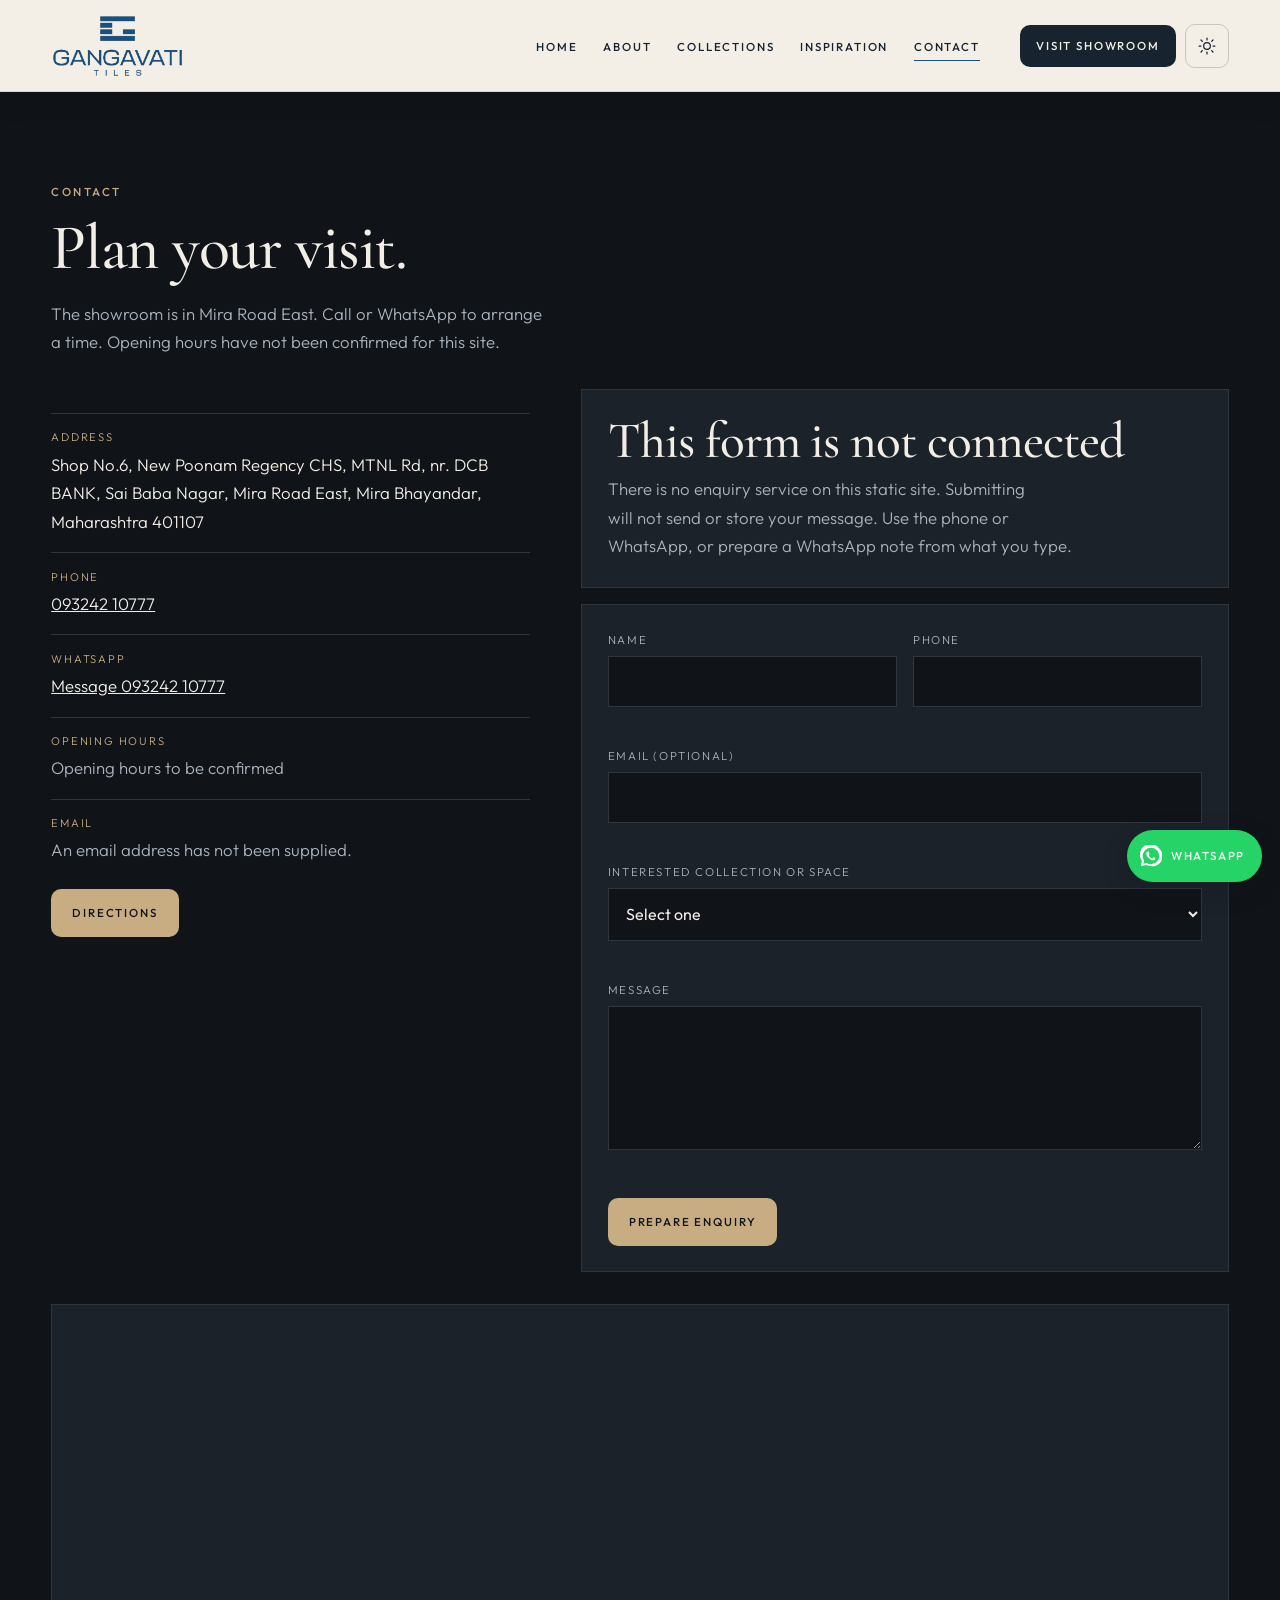
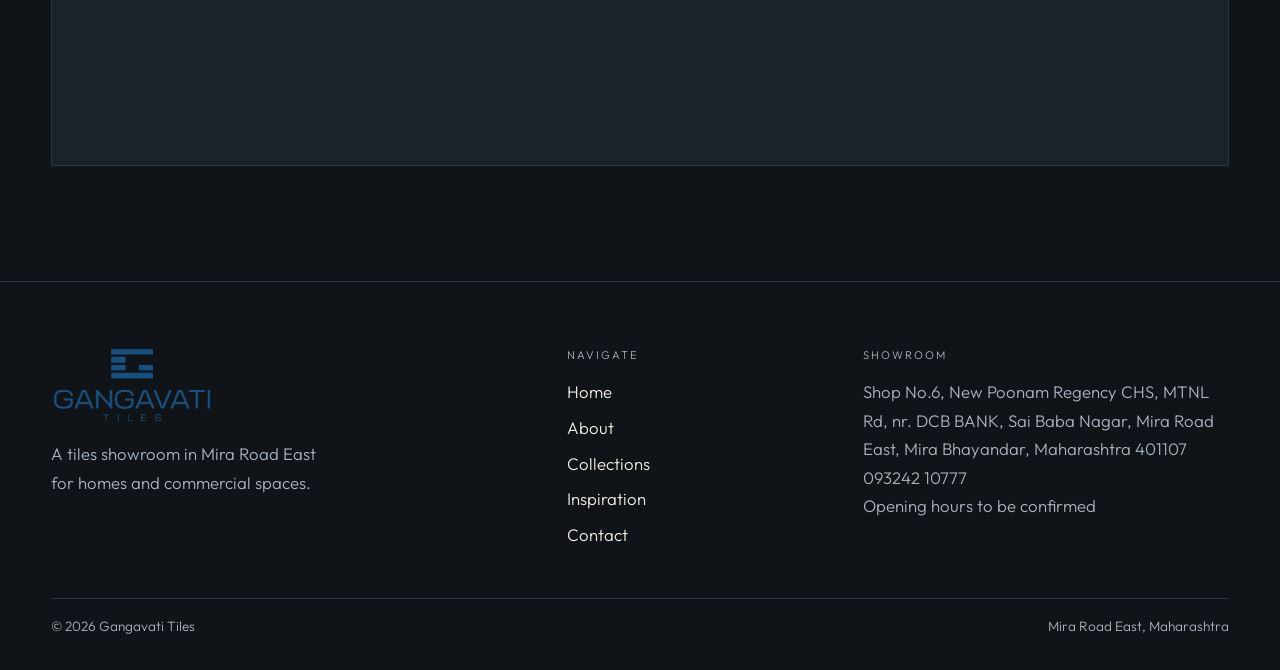
<file: contact.html>
<!DOCTYPE html>
<html lang="en">
<head>
  <meta charset="utf-8">
  <meta name="viewport" content="width=device-width, initial-scale=1">
  <meta name="theme-color" content="#101419">
  <script src="/assets/js/theme-init.js"></script>
  <title>Contact | Gangavati Tiles</title>
  <meta name="description" content="Visit Gangavati Tiles at Shop No.6, New Poonam Regency CHS, Mira Road East, or call 093242 10777.">
  <link rel="canonical" href="https://www.gangavatitiles.com/contact">
  <meta property="og:title" content="Contact Gangavati Tiles">
  <meta property="og:description" content="Showroom address, phone, and directions for Gangavati Tiles, Mira Road East.">
  <meta property="og:type" content="website">
  <meta property="og:url" content="https://www.gangavatitiles.com/contact">
  <meta property="og:image" content="https://www.gangavatitiles.com/assets/images/og-cover.jpg">
  <link rel="icon" href="/favicon.png" type="image/png">
  <link rel="apple-touch-icon" href="/assets/images/apple-touch-icon.png">
  <link rel="preconnect" href="https://fonts.googleapis.com">
  <link rel="preconnect" href="https://fonts.gstatic.com" crossorigin>
  <link href="https://fonts.googleapis.com/css2?family=Cormorant+Garamond:ital,wght@0,500;0,600;1,500&family=Outfit:wght@300;400;500&display=swap" rel="stylesheet">
  <link rel="stylesheet" href="/assets/css/styles.css">
  <script type="application/ld+json">
  {
    "@context": "https://schema.org",
    "@type": "HomeAndConstructionBusiness",
    "name": "Gangavati Tiles",
    "url": "https://www.gangavatitiles.com/contact",
    "telephone": "+919324210777",
    "address": {
      "@type": "PostalAddress",
      "streetAddress": "Shop No.6, New Poonam Regency CHS, MTNL Rd, nr. DCB BANK, Sai Baba Nagar",
      "addressLocality": "Mira Road East",
      "addressRegion": "Maharashtra",
      "postalCode": "401107",
      "addressCountry": "IN"
    }
  }
  </script>
  <script src="/assets/js/config.js" defer></script>
  <script src="/assets/js/main.js" defer></script>
  <script src="/assets/js/animations.js" defer></script>
</head>
<body>
  <a class="skip-link" href="#main">Skip to content</a>
  <header class="site-header">
    <div class="header-inner">
      <a class="logo" href="/"><img src="/assets/images/logo.png" alt="Gangavati Tiles" width="927" height="446"></a>
      <nav class="primary-nav" aria-label="Primary">
        <ul>
          <li><a href="/">Home</a></li>
          <li><a href="/about">About</a></li>
          <li><a href="/collections">Collections</a></li>
          <li><a href="/inspiration">Inspiration</a></li>
          <li><a href="/contact" aria-current="page">Contact</a></li>
        </ul>
      </nav>
      <div class="header-tools">
        <a class="btn btn--header" href="/contact"><span class="wide-label">Visit Showroom</span><span class="short-label">Visit</span></a>
        <button type="button" class="theme-toggle" data-theme-toggle aria-label="Switch to light theme">
          <svg class="icon-sun" viewBox="0 0 24 24" aria-hidden="true"><circle cx="12" cy="12" r="4" fill="none" stroke="currentColor" stroke-width="1.5"/><path d="M12 2.5v2.2M12 19.3v2.2M2.5 12h2.2M19.3 12h2.2M4.8 4.8l1.6 1.6M17.6 17.6l1.6 1.6M19.2 4.8l-1.6 1.6M6.4 17.6l-1.6 1.6" fill="none" stroke="currentColor" stroke-width="1.5" stroke-linecap="round"/></svg>
          <svg class="icon-moon" viewBox="0 0 24 24" aria-hidden="true"><path d="M15.5 3.2a7.2 7.2 0 1 0 5.4 12.1A7.6 7.6 0 0 1 15.5 3.2z" fill="none" stroke="currentColor" stroke-width="1.5" stroke-linejoin="round"/></svg>
        </button>
        <button type="button" class="menu-toggle" data-menu-toggle aria-expanded="false" aria-controls="mobile-menu" aria-label="Open menu"><span class="menu-toggle__bars"></span></button>
      </div>
    </div>
  </header>
  <div id="mobile-menu" class="mobile-menu" data-mobile-menu>
    <nav aria-label="Mobile">
      <ul>
        <li><a href="/">Home</a></li>
        <li><a href="/about">About</a></li>
        <li><a href="/collections">Collections</a></li>
        <li><a href="/inspiration">Inspiration</a></li>
        <li><a href="/contact" aria-current="page">Contact</a></li>
      </ul>
    </nav>
    <a class="btn btn--primary" href="/contact">Visit Showroom</a>
  </div>
  <main id="main">
    <header class="page-hero">
      <div class="wrap">
        <p class="eyebrow">Contact</p>
        <h1>Plan your visit.</h1>
        <p class="lede">The showroom is in Mira Road East. Call or WhatsApp to arrange a time. Opening hours have not been confirmed for this site.</p>
      </div>
    </header>
    <section class="section" style="padding-top:1rem;">
      <div class="wrap contact-grid">
        <div>
          <ul class="visit-list">
            <li>
              <span>Address</span>
              <address>Shop No.6, New Poonam Regency CHS, MTNL Rd, nr. DCB BANK, Sai Baba Nagar, Mira Road East, Mira Bhayandar, Maharashtra 401107</address>
            </li>
            <li>
              <span>Phone</span>
              <a href="tel:+919324210777">093242 10777</a>
            </li>
            <li>
              <span>WhatsApp</span>
              <a href="https://wa.me/919324210777?text=Hello%20Gangavati%20Tiles%2C%20I%20would%20like%20to%20visit%20the%20showroom." target="_blank" rel="noopener">Message 093242 10777</a>
            </li>
            <li>
              <span>Opening hours</span>
              <p class="hours-pending">Opening hours to be confirmed</p>
            </li>
            <li>
              <span>Email</span>
              <p class="hours-pending">An email address has not been supplied.</p>
            </li>
          </ul>
          <a class="btn btn--primary" href="https://www.google.com/maps/dir/?api=1&amp;destination=Shop%20No.6%2C%20New%20Poonam%20Regency%20CHS%2C%20MTNL%20Rd%2C%20nr.%20DCB%20BANK%2C%20Sai%20Baba%20Nagar%2C%20Mira%20Road%20East%2C%20Mira%20Bhayandar%2C%20Maharashtra%20401107" target="_blank" rel="noopener">Directions</a>
        </div>
        <div>
          <div class="form-note" data-form-note>
            <h2>This form is not connected</h2>
            <p>There is no enquiry service on this static site. Submitting will not send or store your message. Use the phone or WhatsApp, or prepare a WhatsApp note from what you type.</p>
          </div>
          <noscript>
            <p class="demo-note">JavaScript is off, so the form cannot prepare a WhatsApp message. Please call 093242 10777.</p>
          </noscript>
          <form class="form-panel" data-enquiry-form action="/contact" method="post" novalidate>
            <div class="form-grid">
              <div class="form-row">
                <div>
                  <label for="name">Name</label>
                  <input id="name" name="name" type="text" autocomplete="name" required aria-describedby="name-error">
                  <p class="field-error" id="name-error"></p>
                </div>
                <div>
                  <label for="phone">Phone</label>
                  <input id="phone" name="phone" type="tel" autocomplete="tel" required inputmode="tel" aria-describedby="phone-error">
                  <p class="field-error" id="phone-error"></p>
                </div>
              </div>
              <div>
                <label for="email">Email <span>(optional)</span></label>
                <input id="email" name="email" type="email" autocomplete="email" aria-describedby="email-error">
                <p class="field-error" id="email-error"></p>
              </div>
              <div>
                <label for="interest">Interested collection or space</label>
                <select id="interest" name="interest" required aria-describedby="interest-error">
                  <option value="">Select one</option>
                  <option>Marble Look</option>
                  <option>Stone Look</option>
                  <option>Wood Look</option>
                  <option>Contemporary Patterns</option>
                  <option>Living Room</option>
                  <option>Bathroom</option>
                  <option>Kitchen</option>
                  <option>Outdoor &amp; Balcony</option>
                  <option>Commercial Spaces</option>
                  <option>Not sure yet</option>
                </select>
                <p class="field-error" id="interest-error"></p>
              </div>
              <div>
                <label for="message">Message</label>
                <textarea id="message" name="message" required minlength="10" aria-describedby="message-error"></textarea>
                <p class="field-error" id="message-error"></p>
              </div>
              <div class="form-status" data-form-status role="status" hidden></div>
              <div class="form-actions">
                <button class="btn btn--primary" type="submit">Prepare enquiry</button>
              </div>
            </div>
          </form>
        </div>
      </div>
      <div class="wrap map-frame">
        <iframe title="Map showing Gangavati Tiles, Shop No.6, New Poonam Regency CHS, Mira Road East" loading="lazy" referrerpolicy="no-referrer-when-downgrade" src="https://maps.google.com/maps?q=Shop%20No.6%20New%20Poonam%20Regency%20CHS%20Mira%20Road%20East%20401107&amp;z=16&amp;output=embed"></iframe>
      </div>
    </section>
  </main>
  <footer class="site-footer">
    <div class="wrap footer-grid">
      <div>
        <img class="footer-logo" src="/assets/images/logo.png" alt="Gangavati Tiles" width="927" height="446">
        <p>A tiles showroom in Mira Road East for homes and commercial spaces.</p>
      </div>
      <div>
        <p class="footer-label">Navigate</p>
        <nav class="footer-nav" aria-label="Footer">
          <ul>
            <li><a href="/">Home</a></li>
            <li><a href="/about">About</a></li>
            <li><a href="/collections">Collections</a></li>
            <li><a href="/inspiration">Inspiration</a></li>
            <li><a href="/contact">Contact</a></li>
          </ul>
        </nav>
      </div>
      <div>
        <p class="footer-label">Showroom</p>
        <p>Shop No.6, New Poonam Regency CHS, MTNL Rd, nr. DCB BANK, Sai Baba Nagar, Mira Road East, Mira Bhayandar, Maharashtra 401107</p>
        <p><a href="tel:+919324210777">093242 10777</a></p>
        <p class="hours-pending">Opening hours to be confirmed</p>
        <ul class="social-list" data-social-list hidden></ul>
      </div>
    </div>
    <div class="wrap fine-print"><p>© 2026 Gangavati Tiles</p><p>Mira Road East, Maharashtra</p></div>
  </footer>
  <a class="whatsapp-float" href="https://wa.me/919324210777?text=Hello%20Gangavati%20Tiles%2C%20I%20would%20like%20to%20enquire%20about%20tiles." target="_blank" rel="noopener" aria-label="Chat on WhatsApp">
    <svg viewBox="0 0 24 24" aria-hidden="true"><path fill="currentColor" d="M20.5 3.5A11 11 0 0 0 2.1 17.2L1 23l5.9-1.1A11 11 0 0 0 12 23a11 11 0 0 0 8.5-19.5zM12 21a9 9 0 0 1-4.6-1.3l-.3-.2-3.5.9.9-3.4-.2-.3A9 9 0 1 1 12 21zm5-6.8c-.3-.1-1.6-.8-1.8-.9s-.4-.1-.6.2-.7.9-.8 1.1-.3.2-.6.1a7.4 7.4 0 0 1-2.2-1.4 8.2 8.2 0 0 1-1.5-1.9c-.2-.3 0-.4.1-.6l.4-.4.3-.4a.5.5 0 0 0 0-.5c-.1-.1-.6-1.5-.8-2s-.4-.5-.6-.5h-.5a1 1 0 0 0-.7.3 3 3 0 0 0-.9 2.2 5.2 5.2 0 0 0 1.1 2.7 12 12 0 0 0 4.6 4.1 5 5 0 0 0 2.2.4 2.7 2.7 0 0 0 1.8-1.2 2.2 2.2 0 0 0 .1-1.3c-.1-.2-.3-.2-.6-.3z"/></svg>
    <span>WhatsApp</span>
  </a>
</body>
</html>
</file>
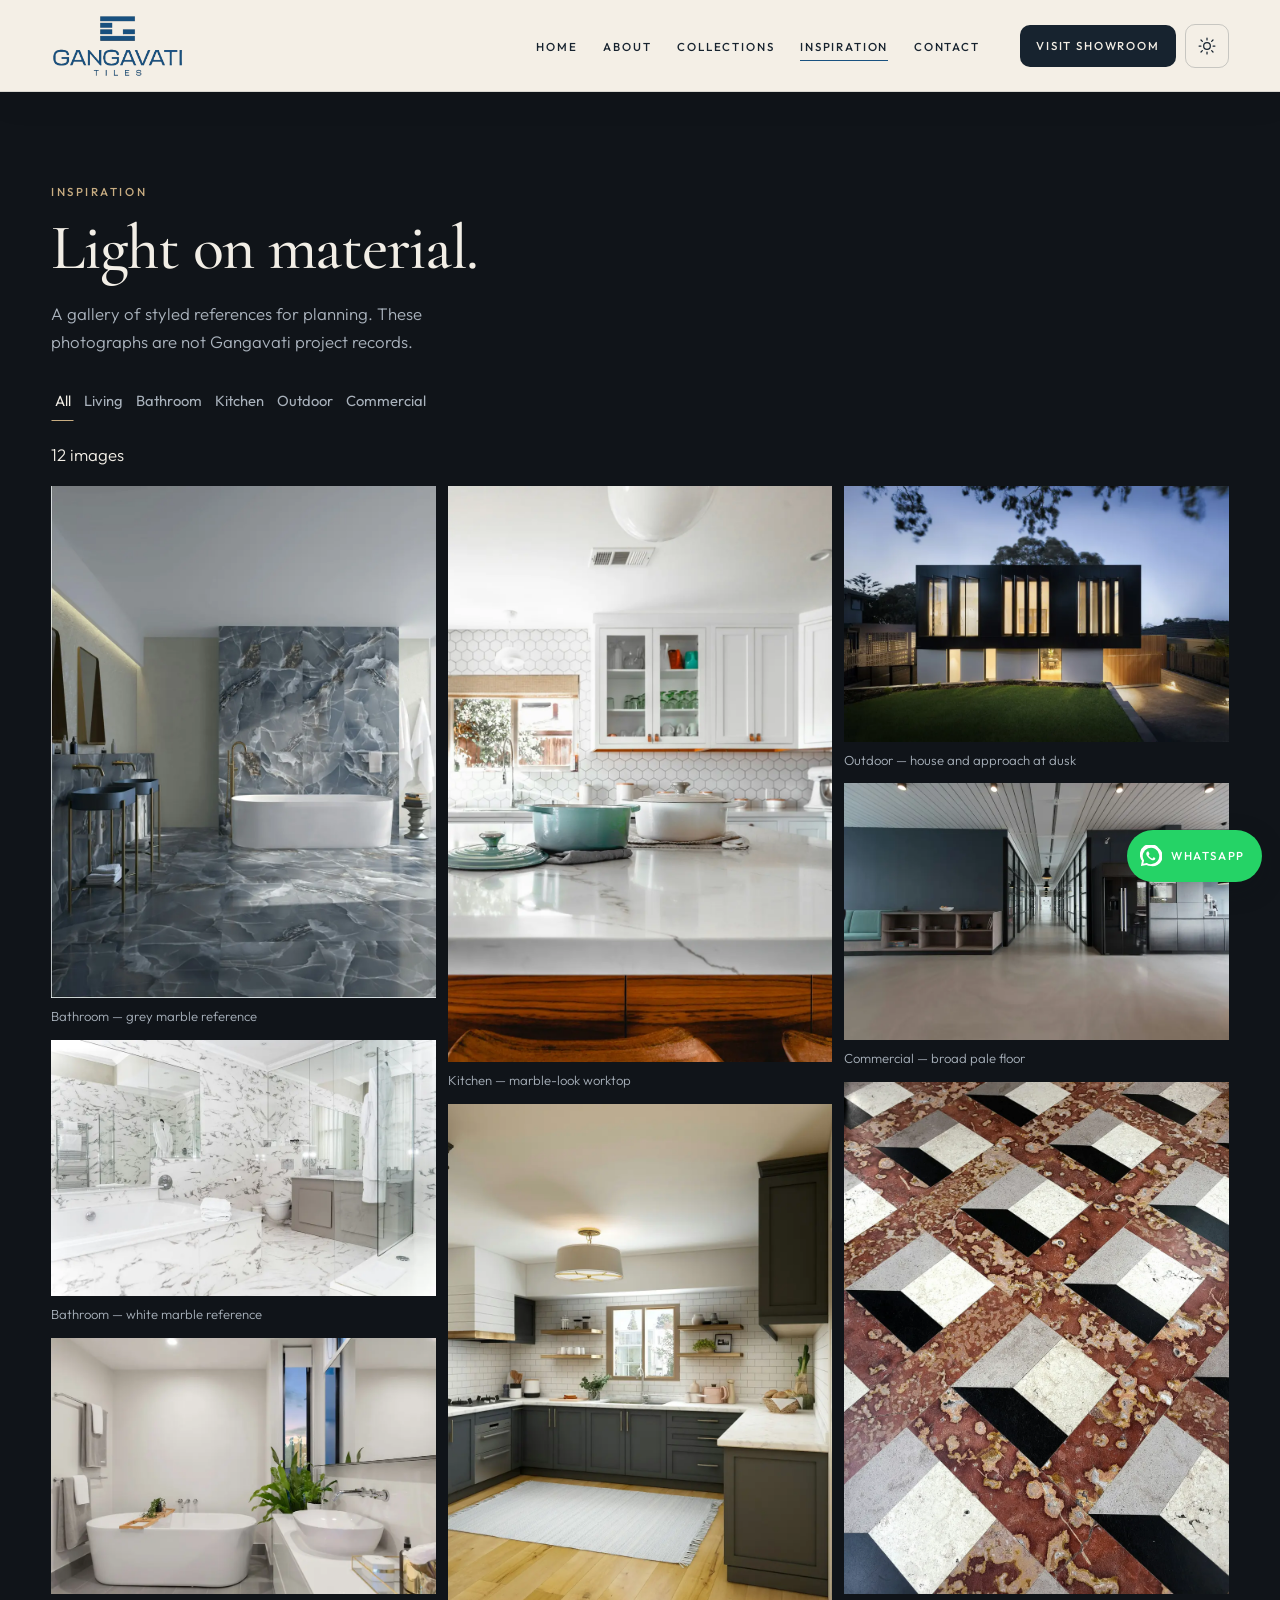
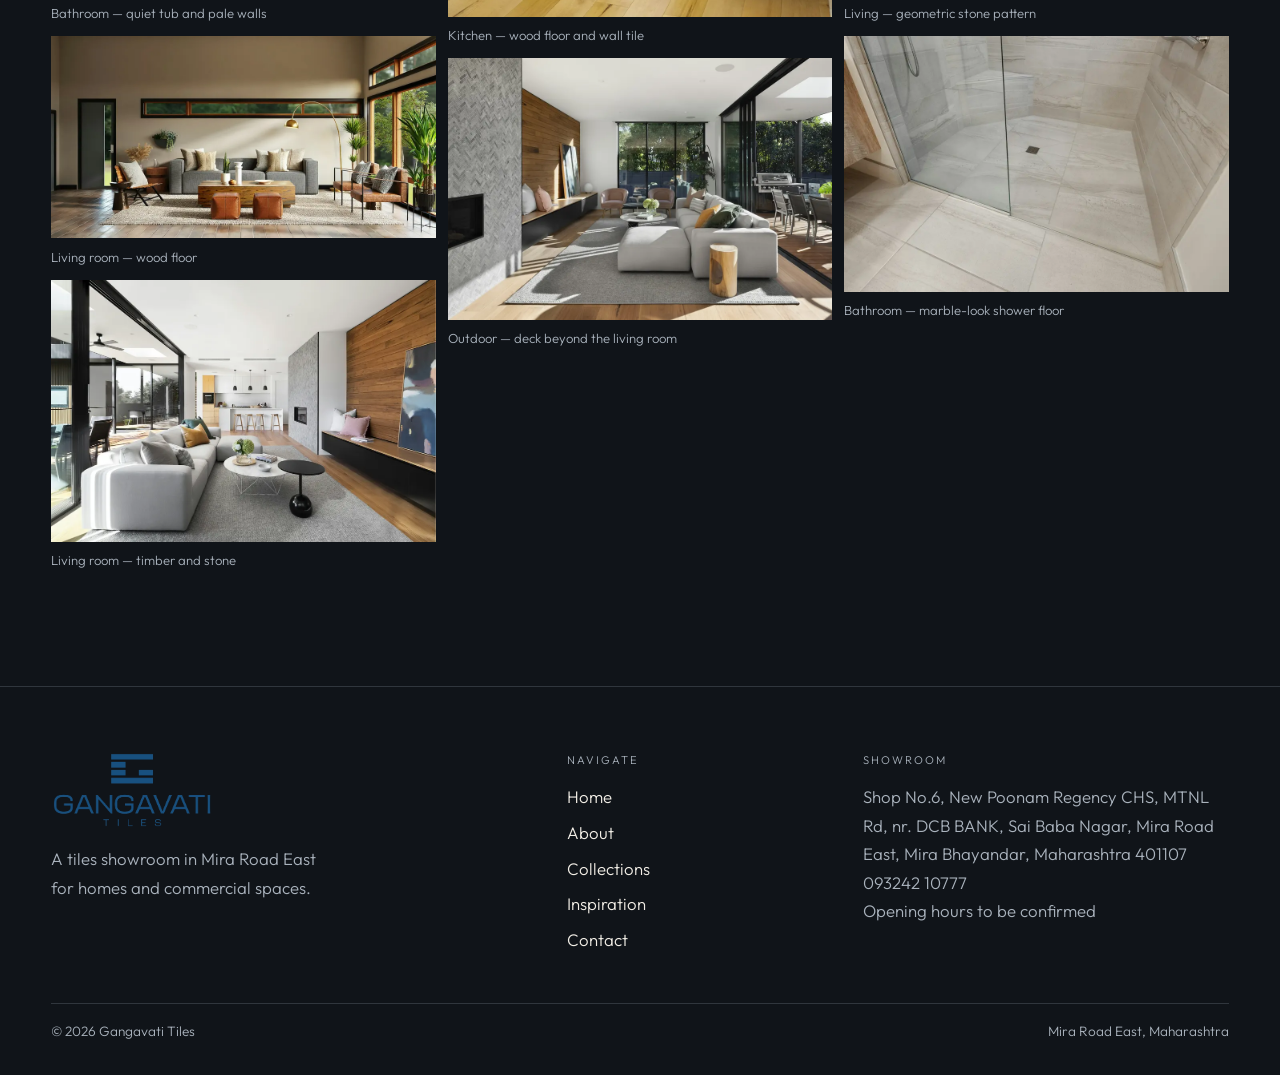
<file: inspiration.html>
<!DOCTYPE html>
<html lang="en">
<head>
  <meta charset="utf-8">
  <meta name="viewport" content="width=device-width, initial-scale=1">
  <meta name="theme-color" content="#101419">
  <script src="/assets/js/theme-init.js"></script>
  <title>Inspiration | Gangavati Tiles</title>
  <meta name="description" content="An inspiration gallery of interiors and surfaces for planning a visit to Gangavati Tiles in Mira Road East.">
  <link rel="canonical" href="https://www.gangavatitiles.com/inspiration">
  <meta property="og:title" content="Inspiration | Gangavati Tiles">
  <meta property="og:description" content="Styled interior references for bathrooms, kitchens, living rooms, outdoors, and commercial spaces.">
  <meta property="og:type" content="website">
  <meta property="og:url" content="https://www.gangavatitiles.com/inspiration">
  <meta property="og:image" content="https://www.gangavatitiles.com/assets/images/og-cover.jpg">
  <link rel="icon" href="/favicon.png" type="image/png">
  <link rel="apple-touch-icon" href="/assets/images/apple-touch-icon.png">
  <link rel="preconnect" href="https://fonts.googleapis.com">
  <link rel="preconnect" href="https://fonts.gstatic.com" crossorigin>
  <link href="https://fonts.googleapis.com/css2?family=Cormorant+Garamond:ital,wght@0,500;0,600;1,500&family=Outfit:wght@300;400;500&display=swap" rel="stylesheet">
  <link rel="stylesheet" href="/assets/css/styles.css">
  <script src="/assets/js/config.js" defer></script>
  <script src="/assets/js/main.js" defer></script>
  <script src="/assets/js/animations.js" defer></script>
  <script src="/assets/js/gallery.js" defer></script>
</head>
<body>
  <a class="skip-link" href="#main">Skip to content</a>
  <header class="site-header">
    <div class="header-inner">
      <a class="logo" href="/"><img src="/assets/images/logo.png" alt="Gangavati Tiles" width="927" height="446"></a>
      <nav class="primary-nav" aria-label="Primary">
        <ul>
          <li><a href="/">Home</a></li>
          <li><a href="/about">About</a></li>
          <li><a href="/collections">Collections</a></li>
          <li><a href="/inspiration" aria-current="page">Inspiration</a></li>
          <li><a href="/contact">Contact</a></li>
        </ul>
      </nav>
      <div class="header-tools">
        <a class="btn btn--header" href="/contact"><span class="wide-label">Visit Showroom</span><span class="short-label">Visit</span></a>
        <button type="button" class="theme-toggle" data-theme-toggle aria-label="Switch to light theme">
          <svg class="icon-sun" viewBox="0 0 24 24" aria-hidden="true"><circle cx="12" cy="12" r="4" fill="none" stroke="currentColor" stroke-width="1.5"/><path d="M12 2.5v2.2M12 19.3v2.2M2.5 12h2.2M19.3 12h2.2M4.8 4.8l1.6 1.6M17.6 17.6l1.6 1.6M19.2 4.8l-1.6 1.6M6.4 17.6l-1.6 1.6" fill="none" stroke="currentColor" stroke-width="1.5" stroke-linecap="round"/></svg>
          <svg class="icon-moon" viewBox="0 0 24 24" aria-hidden="true"><path d="M15.5 3.2a7.2 7.2 0 1 0 5.4 12.1A7.6 7.6 0 0 1 15.5 3.2z" fill="none" stroke="currentColor" stroke-width="1.5" stroke-linejoin="round"/></svg>
        </button>
        <button type="button" class="menu-toggle" data-menu-toggle aria-expanded="false" aria-controls="mobile-menu" aria-label="Open menu"><span class="menu-toggle__bars"></span></button>
      </div>
    </div>
  </header>
  <div id="mobile-menu" class="mobile-menu" data-mobile-menu>
    <nav aria-label="Mobile">
      <ul>
        <li><a href="/">Home</a></li>
        <li><a href="/about">About</a></li>
        <li><a href="/collections">Collections</a></li>
        <li><a href="/inspiration" aria-current="page">Inspiration</a></li>
        <li><a href="/contact">Contact</a></li>
      </ul>
    </nav>
    <a class="btn btn--primary" href="/contact">Visit Showroom</a>
  </div>
  <main id="main">
    <header class="page-hero">
      <div class="wrap">
        <p class="eyebrow">Inspiration</p>
        <h1>Light on material.</h1>
        <p class="lede">A gallery of styled references for planning. These photographs are not Gangavati project records.</p>
        <div class="gallery-filters" data-gallery-filters>
          <button type="button" data-gallery-filter="all" aria-pressed="true">All</button>
          <button type="button" data-gallery-filter="living" aria-pressed="false">Living</button>
          <button type="button" data-gallery-filter="bathroom" aria-pressed="false">Bathroom</button>
          <button type="button" data-gallery-filter="kitchen" aria-pressed="false">Kitchen</button>
          <button type="button" data-gallery-filter="outdoor" aria-pressed="false">Outdoor</button>
          <button type="button" data-gallery-filter="commercial" aria-pressed="false">Commercial</button>
        </div>
        <p data-gallery-count aria-live="polite">12 images</p>
      </div>
    </header>
    <section class="section" style="padding-top:0;">
      <div class="wrap">
        <div class="gallery">
          <figure class="shot" data-space="bathroom">
            <button type="button" data-lightbox><img src="/assets/images/marble-bath-1800.webp" srcset="/assets/images/marble-bath-960.webp 960w, /assets/images/marble-bath-1800.webp 1800w" sizes="(min-width: 1000px) 33vw, (min-width: 700px) 50vw, 100vw" width="1800" height="2400" alt="Grey marble bathroom with a freestanding bath" loading="lazy"></button>
            <figcaption>Bathroom — grey marble reference</figcaption>
          </figure>
          <figure class="shot" data-space="bathroom">
            <button type="button" data-lightbox><img src="/assets/images/marble-white-1800.webp" srcset="/assets/images/marble-white-960.webp 960w, /assets/images/marble-white-1800.webp 1800w" sizes="(min-width: 1000px) 33vw, (min-width: 700px) 50vw, 100vw" width="1800" height="1200" alt="White marble bathroom" loading="lazy"></button>
            <figcaption>Bathroom — white marble reference</figcaption>
          </figure>
          <figure class="shot" data-space="bathroom">
            <button type="button" data-lightbox><img src="/assets/images/space-bath-1800.webp" srcset="/assets/images/space-bath-960.webp 960w, /assets/images/space-bath-1800.webp 1800w" sizes="(min-width: 1000px) 33vw, (min-width: 700px) 50vw, 100vw" width="1800" height="1202" alt="Pale bathroom with a freestanding tub" loading="lazy"></button>
            <figcaption>Bathroom — quiet tub and pale walls</figcaption>
          </figure>
          <figure class="shot" data-space="living">
            <button type="button" data-lightbox><img src="/assets/images/space-living-1800.webp" srcset="/assets/images/space-living-960.webp 960w, /assets/images/space-living-1800.webp 1800w" sizes="(min-width: 1000px) 33vw, (min-width: 700px) 50vw, 100vw" width="1800" height="950" alt="Warm living room with a wood floor" loading="lazy"></button>
            <figcaption>Living room — wood floor</figcaption>
          </figure>
          <figure class="shot" data-space="living">
            <button type="button" data-lightbox><img src="/assets/images/hero-interior-1800.webp" srcset="/assets/images/hero-interior-960.webp 960w, /assets/images/hero-interior-1800.webp 1800w" sizes="(min-width: 1000px) 33vw, (min-width: 700px) 50vw, 100vw" width="1800" height="1224" alt="Open living room with timber and stone" loading="lazy"></button>
            <figcaption>Living room — timber and stone</figcaption>
          </figure>
          <figure class="shot" data-space="kitchen">
            <button type="button" data-lightbox><img src="/assets/images/space-kitchen-1800.webp" srcset="/assets/images/space-kitchen-960.webp 960w, /assets/images/space-kitchen-1800.webp 1800w" sizes="(min-width: 1000px) 33vw, (min-width: 700px) 50vw, 100vw" width="1800" height="2700" alt="Kitchen with a marble-look island" loading="lazy"></button>
            <figcaption>Kitchen — marble-look worktop</figcaption>
          </figure>
          <figure class="shot" data-space="kitchen">
            <button type="button" data-lightbox><img src="/assets/images/inspire-kitchen-1-1800.webp" srcset="/assets/images/inspire-kitchen-1-960.webp 960w, /assets/images/inspire-kitchen-1-1800.webp 1800w" sizes="(min-width: 1000px) 33vw, (min-width: 700px) 50vw, 100vw" width="1800" height="2400" alt="Kitchen with wood floor and white wall tile" loading="lazy"></button>
            <figcaption>Kitchen — wood floor and wall tile</figcaption>
          </figure>
          <figure class="shot" data-space="outdoor">
            <button type="button" data-lightbox><img src="/assets/images/terrace-1800.webp" srcset="/assets/images/terrace-960.webp 960w, /assets/images/terrace-1800.webp 1800w" sizes="(min-width: 1000px) 33vw, (min-width: 700px) 50vw, 100vw" width="1800" height="1226" alt="Living room opening to an outdoor deck" loading="lazy"></button>
            <figcaption>Outdoor — deck beyond the living room</figcaption>
          </figure>
          <figure class="shot" data-space="outdoor">
            <button type="button" data-lightbox><img src="/assets/images/space-outdoor-1800.webp" srcset="/assets/images/space-outdoor-960.webp 960w, /assets/images/space-outdoor-1800.webp 1800w" sizes="(min-width: 1000px) 33vw, (min-width: 700px) 50vw, 100vw" width="1800" height="1200" alt="Modern house exterior at dusk" loading="lazy"></button>
            <figcaption>Outdoor — house and approach at dusk</figcaption>
          </figure>
          <figure class="shot" data-space="commercial">
            <button type="button" data-lightbox><img src="/assets/images/space-commercial-1800.webp" srcset="/assets/images/space-commercial-960.webp 960w, /assets/images/space-commercial-1800.webp 1800w" sizes="(min-width: 1000px) 33vw, (min-width: 700px) 50vw, 100vw" width="1800" height="1202" alt="Commercial corridor with a large pale floor" loading="lazy"></button>
            <figcaption>Commercial — broad pale floor</figcaption>
          </figure>
          <figure class="shot" data-space="living">
            <button type="button" data-lightbox><img src="/assets/images/pattern-floor-1800.webp" srcset="/assets/images/pattern-floor-960.webp 960w, /assets/images/pattern-floor-1800.webp 1800w" sizes="(min-width: 1000px) 33vw, (min-width: 700px) 50vw, 100vw" width="1800" height="2400" alt="Geometric marble floor pattern" loading="lazy"></button>
            <figcaption>Living — geometric stone pattern</figcaption>
          </figure>
          <figure class="shot" data-space="bathroom">
            <button type="button" data-lightbox><img src="/assets/images/marble-floor-1800.webp" srcset="/assets/images/marble-floor-960.webp 960w, /assets/images/marble-floor-1800.webp 1800w" sizes="(min-width: 1000px) 33vw, (min-width: 700px) 50vw, 100vw" width="1800" height="1200" alt="Marble-look tiles in a shower" loading="lazy"></button>
            <figcaption>Bathroom — marble-look shower floor</figcaption>
          </figure>
        </div>
        <div class="empty-state" data-gallery-empty hidden>
          <h2>No images in this space</h2>
          <p>Choose another room, or return to all images.</p>
        </div>
      </div>
    </section>
  </main>
  <dialog class="lightbox" data-lightbox-dialog aria-label="Image preview">
    <button type="button" class="lightbox__close" data-lightbox-close aria-label="Close image">×</button>
    <button type="button" class="lightbox__prev" data-lightbox-prev aria-label="Previous image">‹</button>
    <button type="button" class="lightbox__next" data-lightbox-next aria-label="Next image">›</button>
    <div class="lightbox__frame">
      <img data-lightbox-image alt="">
      <p class="lightbox__caption" data-lightbox-caption></p>
    </div>
  </dialog>
  <footer class="site-footer">
    <div class="wrap footer-grid">
      <div>
        <img class="footer-logo" src="/assets/images/logo.png" alt="Gangavati Tiles" width="927" height="446">
        <p>A tiles showroom in Mira Road East for homes and commercial spaces.</p>
      </div>
      <div>
        <p class="footer-label">Navigate</p>
        <nav class="footer-nav" aria-label="Footer">
          <ul>
            <li><a href="/">Home</a></li>
            <li><a href="/about">About</a></li>
            <li><a href="/collections">Collections</a></li>
            <li><a href="/inspiration">Inspiration</a></li>
            <li><a href="/contact">Contact</a></li>
          </ul>
        </nav>
      </div>
      <div>
        <p class="footer-label">Showroom</p>
        <p>Shop No.6, New Poonam Regency CHS, MTNL Rd, nr. DCB BANK, Sai Baba Nagar, Mira Road East, Mira Bhayandar, Maharashtra 401107</p>
        <p><a href="tel:+919324210777">093242 10777</a></p>
        <p class="hours-pending">Opening hours to be confirmed</p>
        <ul class="social-list" data-social-list hidden></ul>
      </div>
    </div>
    <div class="wrap fine-print"><p>© 2026 Gangavati Tiles</p><p>Mira Road East, Maharashtra</p></div>
  </footer>
  <a class="whatsapp-float" href="https://wa.me/919324210777?text=Hello%20Gangavati%20Tiles%2C%20I%20would%20like%20to%20enquire%20about%20tiles." target="_blank" rel="noopener" aria-label="Chat on WhatsApp">
    <svg viewBox="0 0 24 24" aria-hidden="true"><path fill="currentColor" d="M20.5 3.5A11 11 0 0 0 2.1 17.2L1 23l5.9-1.1A11 11 0 0 0 12 23a11 11 0 0 0 8.5-19.5zM12 21a9 9 0 0 1-4.6-1.3l-.3-.2-3.5.9.9-3.4-.2-.3A9 9 0 1 1 12 21zm5-6.8c-.3-.1-1.6-.8-1.8-.9s-.4-.1-.6.2-.7.9-.8 1.1-.3.2-.6.1a7.4 7.4 0 0 1-2.2-1.4 8.2 8.2 0 0 1-1.5-1.9c-.2-.3 0-.4.1-.6l.4-.4.3-.4a.5.5 0 0 0 0-.5c-.1-.1-.6-1.5-.8-2s-.4-.5-.6-.5h-.5a1 1 0 0 0-.7.3 3 3 0 0 0-.9 2.2 5.2 5.2 0 0 0 1.1 2.7 12 12 0 0 0 4.6 4.1 5 5 0 0 0 2.2.4 2.7 2.7 0 0 0 1.8-1.2 2.2 2.2 0 0 0 .1-1.3c-.1-.2-.3-.2-.6-.3z"/></svg>
    <span>WhatsApp</span>
  </a>
</body>
</html>
</file>
<file: assets/css/styles.css>
/* Gangavati Tiles — architectural showroom styles */

:root {
  color-scheme: dark;
  --bg: #101419;
  --surface: #1b222a;
  --text: #f2eee6;
  --text-secondary: #a9b2bc;
  --brand: #185180;
  --accent: #c8ad82;
  --accent-text: #101419;
  --border: #30363d;
  --focus: #c8ad82;
  --nav-bg: #f4efe6;
  --nav-text: #17232f;
  --hero-text: #f6f3ed;
  --danger: #e3b2a6;
  --header-h: 5.75rem;
  --gutter: clamp(1.25rem, 4vw, 4.5rem);
  --serif: "Cormorant Garamond", "Palatino Linotype", Palatino, "Times New Roman", serif;
  --sans: "Outfit", "Avenir Next", "Segoe UI", sans-serif;
  --ease: cubic-bezier(0.22, 1, 0.36, 1);
  --shadow: 0 10px 30px rgba(16, 20, 25, 0.12);
}

[data-theme="light"] {
  color-scheme: light;
  --bg: #f6f3ed;
  --surface: #ffffff;
  --text: #17232f;
  --text-secondary: #65707a;
  --brand: #185180;
  --accent: #80613b;
  --accent-text: #ffffff;
  --border: #e2dbd0;
  --focus: #80613b;
  --danger: #8c3d32;
}

*,
*::before,
*::after {
  box-sizing: border-box;
}

[hidden] {
  display: none !important;
}

html {
  scroll-behavior: smooth;
  scroll-padding-top: calc(var(--header-h) + 1rem);
}

body {
  margin: 0;
  background: var(--bg);
  color: var(--text);
  font-family: var(--sans);
  font-weight: 300;
  font-size: 1.05rem;
  line-height: 1.7;
  text-rendering: optimizeLegibility;
  overflow-x: clip;
}

body,
.site-footer,
.surface,
.mobile-menu,
.filter-panel,
.lightbox,
.form-panel,
.catalogue-card,
.reason,
.visit-copy,
input,
textarea,
select,
.shot,
.page-hero,
.demo-note,
.form-note,
.form-status,
.missing-panel {
  transition: background-color 300ms ease, color 300ms ease, border-color 300ms ease;
}

img {
  max-width: 100%;
  height: auto;
  display: block;
}

button,
input,
textarea,
select {
  font-family: inherit;
  color: inherit;
}

button {
  cursor: pointer;
}

a {
  color: inherit;
}

h1, h2, h3, h4, p {
  text-wrap: balance;
}

h1, h2, h3, .serif {
  font-family: var(--serif);
  font-weight: 500;
  letter-spacing: -0.02em;
  line-height: 0.98;
}

p {
  margin: 0;
}

:focus-visible {
  outline: 2px solid var(--focus);
  outline-offset: 3px;
}

.site-header :focus-visible {
  outline-color: #185180;
}

::selection {
  background: var(--accent);
  color: var(--accent-text);
}

.skip-link {
  position: absolute;
  left: 1rem;
  top: -4rem;
  z-index: 80;
  background: var(--accent);
  color: var(--accent-text);
  padding: 0.75rem 1rem;
  text-decoration: none;
}

.skip-link:focus {
  top: 1rem;
}

.visually-hidden {
  position: absolute;
  width: 1px;
  height: 1px;
  padding: 0;
  margin: -1px;
  overflow: hidden;
  clip: rect(0, 0, 0, 0);
  white-space: nowrap;
  border: 0;
}

.wrap {
  width: min(1440px, calc(100% - (var(--gutter) * 2)));
  margin-inline: auto;
}

.wrap-wide {
  width: min(1680px, calc(100% - (var(--gutter) * 2)));
  margin-inline: auto;
}

.eyebrow {
  margin: 0 0 1rem;
  font-size: 0.72rem;
  font-weight: 500;
  letter-spacing: 0.22em;
  text-transform: uppercase;
  color: var(--accent);
}

.lede {
  color: var(--text-secondary);
  font-size: 1.05rem;
  max-width: 38rem;
}

.section {
  padding: clamp(4.5rem, 9vw, 8rem) 0;
}

.section-head {
  display: grid;
  grid-template-columns: minmax(0, 1.4fr) minmax(0, 0.8fr);
  gap: 2rem;
  align-items: end;
  margin-bottom: clamp(2rem, 4vw, 3.5rem);
}

.section-head h2,
.page-hero h1,
.intro h2,
.statement h2,
.visit-copy h2,
.reasons h2 {
  margin: 0;
  font-size: clamp(2.6rem, 5vw, 4.6rem);
}

.section-head p:last-child {
  margin: 0;
  color: var(--text-secondary);
}

/* Header */

.site-header {
  position: sticky;
  top: 0;
  z-index: 40;
  height: var(--header-h);
  background: var(--nav-bg);
  color: var(--nav-text);
  border-bottom: 1px solid rgba(23, 35, 47, 0.12);
  box-shadow: 0 1px 0 rgba(23, 35, 47, 0.04), 0 12px 30px rgba(16, 20, 25, 0.06);
}

.header-inner {
  height: 100%;
  display: flex;
  align-items: center;
  gap: 1.25rem;
  width: min(1680px, calc(100% - (var(--gutter) * 2)));
  margin-inline: auto;
}

.logo {
  display: flex;
  align-items: center;
  flex: 0 0 auto;
  text-decoration: none;
}

.logo img {
  height: 64px;
  width: auto;
}

.primary-nav {
  margin-left: auto;
}

.primary-nav ul,
.mobile-menu ul,
.footer-nav ul {
  display: flex;
  gap: 1.6rem;
  list-style: none;
  margin: 0;
  padding: 0;
}

.primary-nav a {
  position: relative;
  text-decoration: none;
  font-size: 0.72rem;
  font-weight: 500;
  letter-spacing: 0.16em;
  text-transform: uppercase;
  color: var(--nav-text);
  padding: 0.4rem 0;
}

.primary-nav a::after {
  content: "";
  position: absolute;
  left: 0;
  right: 0;
  bottom: 0;
  height: 1px;
  background: #185180;
  transform: scaleX(0);
  transform-origin: left;
  transition: transform 280ms var(--ease);
}

.primary-nav a:hover::after,
.primary-nav a[aria-current="page"]::after {
  transform: scaleX(1);
}

.header-tools {
  display: flex;
  align-items: center;
  gap: 0.55rem;
  margin-left: 1.25rem;
}

.theme-toggle,
.menu-toggle,
.hero__btn,
.icon-btn {
  width: 44px;
  height: 44px;
  display: grid;
  place-items: center;
  padding: 0;
  border: 1px solid rgba(23, 35, 47, 0.2);
  border-radius: 10px;
  background: transparent;
  color: var(--nav-text);
}

.theme-toggle svg,
.icon-btn svg {
  width: 20px;
  height: 20px;
}

[data-theme="dark"] .icon-moon,
[data-theme="light"] .icon-sun {
  display: none;
}

.menu-toggle {
  display: none;
  position: relative;
}

.menu-toggle__bars,
.menu-toggle__bars::before,
.menu-toggle__bars::after {
  display: block;
  width: 16px;
  height: 1px;
  background: currentColor;
  position: relative;
  transition: transform 250ms ease, opacity 250ms ease;
}

.menu-toggle__bars::before,
.menu-toggle__bars::after {
  content: "";
  position: absolute;
  left: 0;
}

.menu-toggle__bars::before { top: -5px; }
.menu-toggle__bars::after { top: 5px; }

.menu-toggle[aria-expanded="true"] .menu-toggle__bars {
  background: transparent;
}

.menu-toggle[aria-expanded="true"] .menu-toggle__bars::before {
  top: 0;
  transform: rotate(45deg);
}

.menu-toggle[aria-expanded="true"] .menu-toggle__bars::after {
  top: 0;
  transform: rotate(-45deg);
}

.mobile-menu {
  display: none;
}

.js .mobile-menu {
  display: flex;
  flex-direction: column;
  justify-content: space-between;
  position: fixed;
  z-index: 35;
  inset: var(--header-h) 0 0 0;
  background: var(--bg);
  color: var(--text);
  padding: 2.5rem var(--gutter) 2rem;
  visibility: hidden;
  opacity: 0;
  transform: translateY(-10px);
  pointer-events: none;
  transition: opacity 300ms ease, transform 300ms var(--ease), visibility 300ms ease;
}

.js .mobile-menu.is-open {
  visibility: visible;
  opacity: 1;
  transform: none;
  pointer-events: auto;
}

.mobile-menu ul {
  flex-direction: column;
  gap: 0.35rem;
}

.mobile-menu a {
  text-decoration: none;
  font-family: var(--serif);
  font-size: clamp(2.4rem, 8vw, 3.5rem);
  line-height: 1.05;
}

.mobile-menu .btn {
  align-self: flex-start;
  margin-top: 1.5rem;
}

/* Buttons and links */

.btn {
  display: inline-flex;
  align-items: center;
  justify-content: center;
  gap: 0.55rem;
  min-height: 48px;
  padding: 0.8rem 1.25rem;
  border: 1px solid transparent;
  text-decoration: none;
  font-size: 0.72rem;
  font-weight: 500;
  letter-spacing: 0.16em;
  text-transform: uppercase;
  line-height: 1;
  border-radius: 10px;
  transition: background-color 250ms ease, color 250ms ease, border-color 250ms ease, transform 250ms ease;
}

.btn--primary {
  background: var(--accent);
  color: var(--accent-text);
}

.btn--primary:hover {
  transform: translateY(-1px);
}

.btn--header {
  background: #17232f;
  color: #f4efe6;
  min-height: 42px;
  padding-inline: 0.95rem;
}

.btn--header:hover {
  background: #185180;
  color: #f6f3ed;
}

.btn--ghost {
  background: transparent;
  color: var(--hero-text);
  border-color: rgba(246, 243, 237, 0.55);
}

.btn--ghost:hover {
  background: rgba(246, 243, 237, 0.1);
}

.btn--line {
  background: transparent;
  color: var(--text);
  border-color: var(--border);
}

.btn--line:hover {
  border-color: var(--accent);
  color: var(--accent);
}

.btn[disabled],
.btn.is-disabled {
  opacity: 0.55;
  pointer-events: none;
}

.short-label { display: none; }

.text-link {
  display: inline-flex;
  align-items: center;
  gap: 0.55rem;
  margin-top: 1.4rem;
  padding-bottom: 0.25rem;
  border-bottom: 1px solid var(--accent);
  color: var(--text);
  text-decoration: none;
  font-size: 0.72rem;
  font-weight: 500;
  letter-spacing: 0.16em;
  text-transform: uppercase;
}

.text-link svg {
  width: 16px;
  height: 16px;
  transition: transform 250ms var(--ease);
}

@media (hover: hover) and (prefers-reduced-motion: no-preference) {
  .text-link:hover svg { transform: translateX(5px); }
}

.media-zoom {
  overflow: hidden;
  display: block;
  background: var(--surface);
}

.media-zoom img {
  width: 100%;
  height: 100%;
  object-fit: cover;
  transform: scale(1);
  transition: transform 700ms var(--ease);
}

@media (hover: hover) and (prefers-reduced-motion: no-preference) {
  .media-zoom:hover img { transform: scale(1.05); }
}

/* Hero */

.hero {
  position: relative;
  height: calc(100svh - var(--header-h));
  min-height: 36rem;
  background: #101419;
  color: var(--hero-text);
  overflow: hidden;
}

.hero__slide {
  position: absolute;
  inset: 0;
  opacity: 0;
  visibility: hidden;
  transition: opacity 800ms ease, visibility 800ms ease;
}

.hero__slide.is-active {
  opacity: 1;
  visibility: visible;
  z-index: 1;
}

.hero__slide img {
  width: 100%;
  height: 100%;
  object-fit: cover;
  object-position: center;
}

.hero__slide::after {
  content: "";
  position: absolute;
  inset: 0;
  background:
    linear-gradient(90deg, rgba(16, 20, 25, 0.62) 0%, rgba(16, 20, 25, 0.18) 52%, rgba(16, 20, 25, 0.08) 100%),
    linear-gradient(180deg, rgba(16, 20, 25, 0.05) 30%, rgba(16, 20, 25, 0.42) 100%);
  pointer-events: none;
}

.hero__content {
  position: absolute;
  z-index: 2;
  left: var(--gutter);
  right: var(--gutter);
  bottom: 18%;
  max-width: 40rem;
}

.hero__content .eyebrow {
  color: #c8ad82;
}

.hero h1,
.hero h2 {
  margin: 0 0 1.1rem;
  color: var(--hero-text);
  font-size: clamp(3rem, 6.6vw, 6.6rem);
  line-height: 0.9;
}

.hero__content p {
  max-width: 34rem;
  color: rgba(246, 243, 237, 0.88);
  font-size: 1.05rem;
}

.hero__actions {
  display: flex;
  flex-wrap: wrap;
  gap: 0.75rem;
  margin-top: 1.75rem;
}

.hero__controls {
  position: absolute;
  z-index: 3;
  right: calc(1.15rem + 12.5rem);
  bottom: 1.4rem;
  display: flex;
  align-items: center;
  gap: 0.35rem;
}

.hero__btn {
  border-color: rgba(246, 243, 237, 0.45);
  background: rgba(16, 20, 25, 0.28);
  color: #f6f3ed;
}

.hero__btn svg {
  width: 18px;
  height: 18px;
}

.hero.is-paused .icon-pause,
.hero:not(.is-paused) .icon-play {
  display: none;
}

.hero__dots {
  display: flex;
  align-items: center;
}

.hero__dot {
  width: 44px;
  height: 44px;
  border: 0;
  padding: 0;
  background: transparent;
  position: relative;
}

.hero__dot::before {
  content: "";
  position: absolute;
  left: 10px;
  right: 10px;
  top: 50%;
  height: 1px;
  background: rgba(246, 243, 237, 0.5);
}

.hero__dot[aria-selected="true"]::before {
  height: 2px;
  background: #c8ad82;
}

@media (prefers-reduced-motion: no-preference) {
  .hero__slide.is-active img {
    animation: hero-zoom 16s var(--ease) forwards;
  }
}

@keyframes hero-zoom {
  from { transform: scale(1); }
  to { transform: scale(1.06); }
}

/* Intro */

.intro__grid {
  display: grid;
  grid-template-columns: 1.15fr 0.85fr;
  gap: clamp(1.5rem, 4vw, 5rem);
  align-items: end;
}

.intro__figure {
  margin: 0;
}

.intro__figure img {
  width: 100%;
  height: min(78vh, 820px);
  object-fit: cover;
}

.intro figcaption,
.caption {
  margin-top: 0.7rem;
  color: var(--text-secondary);
  font-size: 0.78rem;
  letter-spacing: 0.08em;
  text-transform: uppercase;
}

.intro__copy h2 {
  margin-bottom: 1.25rem;
}

.intro__copy p + p {
  margin-top: 1rem;
}

/* Spaces */

.spaces__layout {
  display: grid;
  grid-template-columns: 1.35fr 1fr;
  grid-template-rows: minmax(240px, 32vh) minmax(240px, 32vh) minmax(220px, 28vh);
  gap: 0.7rem;
}

.space {
  position: relative;
  display: block;
  overflow: hidden;
  color: #f6f3ed;
  text-decoration: none;
  min-height: 220px;
  background: #1b222a;
}

.space--living { grid-row: 1 / span 2; }
.space--outdoor { grid-column: 1; }
.space--commercial { grid-column: 2; }

.space img {
  position: absolute;
  inset: 0;
  width: 100%;
  height: 100%;
  object-fit: cover;
  object-position: center 62%;
  transition: transform 800ms var(--ease);
}

.space::after {
  content: "";
  position: absolute;
  inset: 0;
  background: linear-gradient(180deg, rgba(16, 20, 25, 0) 40%, rgba(16, 20, 25, 0.72) 100%);
}

.space__label {
  position: absolute;
  z-index: 1;
  left: 1.1rem;
  right: 1.1rem;
  bottom: 1rem;
  display: flex;
  justify-content: space-between;
  align-items: baseline;
  gap: 1rem;
  font-family: var(--serif);
  font-size: clamp(1.8rem, 2.4vw, 2.6rem);
  line-height: 1;
}

.space__label small {
  font-family: var(--sans);
  font-size: 0.68rem;
  letter-spacing: 0.16em;
  text-transform: uppercase;
}

@media (hover: hover) and (prefers-reduced-motion: no-preference) {
  .space:hover img { transform: scale(1.05); }
}

/* Featured */

.feature {
  display: grid;
  grid-template-columns: 1.25fr 0.75fr;
  gap: clamp(1.5rem, 4vw, 4.5rem);
  align-items: center;
  padding: 2.5rem 0;
  border-top: 1px solid var(--border);
}

.feature.is-flip .feature__media { order: 2; }

.feature__media {
  position: relative;
  display: block;
  min-height: 420px;
  overflow: hidden;
  text-decoration: none;
}

.feature__media img {
  width: 100%;
  height: 520px;
  object-fit: cover;
  transition: transform 800ms var(--ease);
}

.feature__texture {
  position: absolute;
  width: min(34%, 220px);
  height: 180px;
  right: 1rem;
  bottom: 1rem;
  object-fit: cover;
  border: 1px solid rgba(246, 243, 237, 0.7);
  box-shadow: var(--shadow);
}

.feature__copy h3 {
  margin: 0 0 1rem;
  font-size: clamp(2.2rem, 4vw, 3.6rem);
}

.feature__copy p {
  color: var(--text-secondary);
}

.feature__index {
  display: block;
  margin-bottom: 0.8rem;
  color: var(--accent);
  font-size: 0.75rem;
  letter-spacing: 0.18em;
}

@media (hover: hover) and (prefers-reduced-motion: no-preference) {
  .feature__media:hover img:first-child { transform: scale(1.04); }
}

/* Statement */

.statement {
  position: relative;
  min-height: 78vh;
  display: grid;
  place-items: center;
  overflow: hidden;
  color: #f6f3ed;
  text-align: center;
}

.statement__media {
  position: absolute;
  inset: 0;
}

.statement__media img,
.parallax__img {
  width: 100%;
  height: 118%;
  object-fit: cover;
  transform: translate3d(0, -6%, 0);
}

.statement__media::after {
  content: "";
  position: absolute;
  inset: 0;
  background: rgba(16, 20, 25, 0.42);
}

.statement__copy {
  position: relative;
  z-index: 1;
  width: min(920px, calc(100% - (var(--gutter) * 2)));
}

.statement h2 {
  color: #f6f3ed;
  margin-bottom: 1.5rem;
}

/* Reasons */

.reasons__list {
  list-style: none;
  margin: 2rem 0 0;
  padding: 0;
  display: grid;
  grid-template-columns: repeat(4, 1fr);
  border-top: 1px solid var(--border);
}

.reason {
  padding: 1.75rem 1.4rem 0.5rem 0;
  border-right: 1px solid var(--border);
}

.reason:last-child { border-right: 0; padding-right: 0; }
.reason:not(:first-child) { padding-left: 1.4rem; }

.reason span {
  display: block;
  margin-bottom: 1.5rem;
  color: var(--accent);
  font-family: var(--serif);
  font-size: 1.4rem;
}

.reason h3 {
  margin: 0 0 0.8rem;
  font-size: 1.8rem;
}

.reason p {
  color: var(--text-secondary);
  font-size: 0.98rem;
}

/* Mosaic */

.mosaic {
  display: grid;
  grid-template-columns: 1.4fr 1fr 1fr;
  grid-template-rows: 250px 250px;
  gap: 0.7rem;
}

.mosaic a:first-child { grid-row: 1 / span 2; }

.mosaic a {
  position: relative;
  display: block;
  overflow: hidden;
  min-height: 180px;
  height: 100%;
}

.mosaic img {
  position: absolute;
  inset: 0;
  width: 100%;
  height: 100%;
  object-fit: cover;
  transition: transform 800ms var(--ease);
}

.section-link {
  margin-top: 1.5rem;
}

/* Visit */

.visit-block {
  display: grid;
  grid-template-columns: 1.15fr 0.85fr;
  background: var(--surface);
  border: 1px solid var(--border);
}

.visit-block img {
  width: 100%;
  height: 100%;
  min-height: 420px;
  object-fit: cover;
}

.visit-copy {
  padding: clamp(1.5rem, 3vw, 3rem);
}

.visit-copy h2 { margin-bottom: 1rem; }

.visit-list {
  list-style: none;
  margin: 1.5rem 0;
  padding: 0;
  display: grid;
  gap: 1rem;
}

.visit-list li {
  padding-top: 0.9rem;
  border-top: 1px solid var(--border);
}

.visit-list span {
  display: block;
  margin-bottom: 0.2rem;
  font-size: 0.7rem;
  letter-spacing: 0.16em;
  text-transform: uppercase;
  color: var(--accent);
}

.visit-list a {
  color: var(--text);
}

.hours-pending {
  color: var(--text-secondary);
}

/* Footer */

.site-footer {
  border-top: 1px solid var(--border);
  padding: 4rem 0 2rem;
}

.footer-grid {
  display: grid;
  grid-template-columns: 1.3fr 0.7fr 1fr;
  gap: 2.5rem;
}

.footer-logo {
  height: 78px;
  width: auto;
  margin-bottom: 1rem;
}

.site-footer p {
  color: var(--text-secondary);
  max-width: 28rem;
}

.footer-nav a,
.site-footer a {
  text-decoration: none;
}

.footer-nav a:hover,
.visit-list a:hover,
.fine-print a:hover {
  color: var(--accent);
}

.footer-nav ul {
  flex-direction: column;
  gap: 0.45rem;
}

.footer-label {
  margin: 0 0 0.8rem;
  font-size: 0.7rem;
  letter-spacing: 0.18em;
  text-transform: uppercase;
  color: var(--accent);
}

.fine-print {
  display: flex;
  justify-content: space-between;
  gap: 1rem;
  margin-top: 3rem;
  padding-top: 1rem;
  border-top: 1px solid var(--border);
  color: var(--text-secondary);
  font-size: 0.85rem;
}

.social-list {
  display: flex;
  gap: 1rem;
  list-style: none;
  margin: 1rem 0 0;
  padding: 0;
}

.whatsapp-float {
  position: fixed;
  z-index: 45;
  right: 1.15rem;
  bottom: 1.15rem;
  display: inline-flex;
  align-items: center;
  gap: 0.55rem;
  min-height: 52px;
  padding: 0.75rem 1.05rem 0.75rem 0.85rem;
  border-radius: 999px;
  background: #25d366;
  color: #ffffff;
  text-decoration: none;
  font-size: 0.72rem;
  font-weight: 500;
  letter-spacing: 0.14em;
  text-transform: uppercase;
  box-shadow: 0 8px 24px rgba(16, 20, 25, 0.28);
}

.whatsapp-float:hover {
  background: #1ebe5b;
}

.whatsapp-float svg {
  width: 22px;
  height: 22px;
  flex: none;
}

body.is-locked .whatsapp-float {
  visibility: hidden;
}

/* Inner pages */

.page-hero {
  padding: clamp(3rem, 7vw, 6rem) 0 1rem;
}

.page-hero h1 {
  max-width: 16ch;
}

.page-hero .lede {
  margin-top: 1.25rem;
}

.prose {
  display: grid;
  gap: 1rem;
  max-width: 40rem;
  color: var(--text-secondary);
}

.prose strong {
  color: var(--text);
  font-weight: 500;
}

.split {
  display: grid;
  grid-template-columns: 0.9fr 1.1fr;
  gap: clamp(1.5rem, 4vw, 4rem);
  align-items: center;
}

.split img {
  width: 100%;
  height: min(72vh, 760px);
  object-fit: cover;
}

.split--top { align-items: start; }

.philosophy {
  display: grid;
  grid-template-columns: 1fr 1fr;
  gap: 0;
  border-top: 1px solid var(--border);
}

.philosophy article {
  padding: 2rem 2rem 2rem 0;
}

.philosophy article + article {
  padding-left: 2rem;
  border-left: 1px solid var(--border);
}

.philosophy h2 {
  margin: 0 0 1rem;
  font-size: clamp(2rem, 3vw, 3rem);
}

/* Catalogue */

.demo-note {
  margin: 1.5rem 0 0;
  padding: 1rem 0;
  border-top: 1px solid var(--border);
  border-bottom: 1px solid var(--border);
  color: var(--text-secondary);
  font-size: 0.95rem;
}

.filter-bar {
  display: flex;
  flex-wrap: wrap;
  align-items: flex-end;
  justify-content: space-between;
  gap: 1.25rem;
  position: sticky;
  top: var(--header-h);
  z-index: 20;
  padding: 1rem 0;
  background: var(--bg);
}

.filter-open { display: none; }

.filter-panel {
  display: flex;
  flex-wrap: wrap;
  gap: 1.25rem 2rem;
  align-items: flex-end;
}

.filter-group p {
  margin: 0 0 0.45rem;
  font-size: 0.68rem;
  letter-spacing: 0.16em;
  text-transform: uppercase;
  color: var(--text-secondary);
}

.filter-group div {
  display: flex;
  flex-wrap: wrap;
  gap: 0.35rem;
}

.filter-group button,
.gallery-filters button,
.chip button,
.reset-filters {
  min-height: 40px;
  border: 1px solid transparent;
  background: transparent;
  color: var(--text-secondary);
  padding: 0.35rem 0.15rem;
  font-size: 0.92rem;
}

.filter-group button[aria-pressed="true"],
.gallery-filters button[aria-pressed="true"] {
  color: var(--text);
  border-bottom-color: var(--accent);
}

.filter-meta {
  display: flex;
  align-items: center;
  gap: 1rem;
  color: var(--text-secondary);
  font-size: 0.92rem;
}

.filter-chips {
  display: flex;
  flex-wrap: wrap;
  gap: 0.5rem;
  min-height: 1.5rem;
}

.chip {
  display: inline-flex;
  align-items: center;
  gap: 0.35rem;
  border: 1px solid var(--border);
  border-radius: 10px;
  padding: 0.15rem 0.4rem 0.15rem 0.7rem;
  font-size: 0.85rem;
}

.chip button {
  min-height: 32px;
  min-width: 32px;
  color: var(--text);
}

.catalogue {
  display: grid;
  gap: 0;
  margin-top: 1rem;
}

.catalogue-card {
  display: grid;
  grid-template-columns: 1.25fr 0.75fr;
  gap: clamp(1.25rem, 3vw, 3rem);
  align-items: center;
  padding: 2rem 0;
  border-bottom: 1px solid var(--border);
  background: transparent;
}

.catalogue-card.is-flip .catalogue-card__media { order: 2; }

.catalogue-card__media {
  display: block;
  min-height: 280px;
}

.catalogue-card__media img {
  width: 100%;
  height: min(52vh, 460px);
  object-fit: cover;
}

.catalogue-card h2 {
  margin: 0 0 0.8rem;
  font-size: clamp(2rem, 3vw, 3.2rem);
}

.catalogue-card h2 a {
  text-decoration: none;
}

.catalogue-card p {
  color: var(--text-secondary);
}

.meta-row {
  display: flex;
  flex-wrap: wrap;
  gap: 0.5rem 1rem;
  margin-top: 1rem;
  color: var(--text-secondary);
  font-size: 0.78rem;
  letter-spacing: 0.12em;
  text-transform: uppercase;
}

.empty-state {
  padding: 4rem 0;
  text-align: center;
}

.empty-state h2 {
  margin: 0 0 0.75rem;
  font-size: 2.6rem;
}

.drawer-backdrop {
  display: none;
}

/* Detail */

.collection-panel,
.collection-missing { display: none; }

html[data-collection="all"] .collection-panel { display: block; }
html[data-collection="marble-look"] #marble-look,
html[data-collection="stone-look"] #stone-look,
html[data-collection="wood-look"] #wood-look,
html[data-collection="contemporary-patterns"] #contemporary-patterns { display: block; }
html[data-collection="missing"] .collection-missing { display: block; }
html:not([data-collection="all"]) .collection-name { display: none; }

address { font-style: normal; }

.detail-grid {
  display: grid;
  grid-template-columns: 1.35fr 0.75fr;
  gap: clamp(1.5rem, 4vw, 4rem);
  align-items: start;
  padding-bottom: 3rem;
}

.detail-gallery {
  display: grid;
  grid-template-columns: 1.4fr 0.6fr;
  gap: 0.6rem;
}

.detail-gallery button {
  display: block;
  padding: 0;
  border: 0;
  background: var(--surface);
  cursor: zoom-in;
}

.detail-gallery img {
  width: 100%;
  height: 100%;
  object-fit: cover;
}

.detail-gallery button:first-child { grid-row: 1 / span 2; }
.detail-gallery button:first-child img { height: min(78vh, 820px); }
.detail-gallery button:not(:first-child) img { height: calc((min(78vh, 820px) - 0.6rem) / 2); }

.detail-copy {
  position: sticky;
  top: calc(var(--header-h) + 1.5rem);
}

.detail-copy h2,
.missing-panel h1 {
  margin: 0 0 1rem;
  font-size: clamp(2.4rem, 4vw, 4rem);
}

.spec-list {
  margin: 1.5rem 0;
  padding: 0;
}

.spec-list div {
  display: grid;
  grid-template-columns: 8rem 1fr;
  gap: 1rem;
  padding: 0.75rem 0;
  border-top: 1px solid var(--border);
}

.spec-list dt {
  margin: 0;
  font-size: 0.72rem;
  letter-spacing: 0.14em;
  text-transform: uppercase;
  color: var(--accent);
}

.spec-list dd {
  margin: 0;
  color: var(--text-secondary);
}

.related {
  display: flex;
  flex-wrap: wrap;
  gap: 0.75rem 1.25rem;
  margin-top: 1.5rem;
}

.related a {
  text-decoration: none;
  border-bottom: 1px solid var(--accent);
  font-size: 0.95rem;
}

.stack-gap { margin-top: 3rem; }

/* Gallery */

.gallery-filters {
  display: flex;
  flex-wrap: wrap;
  gap: 0.35rem 0.4rem;
  margin: 1.5rem 0 1.25rem;
}

.gallery {
  columns: 3;
  column-gap: 0.75rem;
}

.shot {
  break-inside: avoid;
  margin: 0 0 0.75rem;
  background: transparent;
}

.shot.is-hidden { display: none; }

.shot button {
  display: block;
  width: 100%;
  padding: 0;
  border: 0;
  background: none;
  cursor: zoom-in;
}

.shot img {
  width: 100%;
  height: auto;
}

.shot figcaption {
  margin-top: 0.45rem;
  color: var(--text-secondary);
  font-size: 0.82rem;
}

.lightbox {
  width: min(1100px, calc(100vw - 2rem));
  max-height: calc(100vh - 2rem);
  padding: 0;
  border: 1px solid var(--border);
  background: var(--bg);
  color: var(--text);
}

.lightbox::backdrop {
  background: rgba(16, 20, 25, 0.82);
}

.lightbox__frame {
  display: grid;
  grid-template-rows: 1fr auto;
  max-height: calc(100vh - 2rem);
}

.lightbox img {
  width: 100%;
  max-height: calc(100vh - 8rem);
  object-fit: contain;
  background: #101419;
}

.lightbox__caption {
  margin: 0;
  padding: 0.9rem 4.5rem;
  color: var(--text-secondary);
  text-align: center;
}

.lightbox__close,
.lightbox__prev,
.lightbox__next {
  position: absolute;
  width: 44px;
  height: 44px;
  border: 1px solid var(--border);
  border-radius: 10px;
  background: var(--surface);
  color: var(--text);
}

.lightbox__close { top: 0.75rem; right: 0.75rem; }
.lightbox__prev { top: 50%; left: 0.75rem; transform: translateY(-50%); }
.lightbox__next { top: 50%; right: 0.75rem; transform: translateY(-50%); }

body.is-locked { overflow: hidden; }

/* Contact */

.contact-grid {
  display: grid;
  grid-template-columns: 0.85fr 1.15fr;
  gap: clamp(1.5rem, 4vw, 4rem);
  align-items: start;
}

.form-panel,
.form-note,
.form-status {
  background: var(--surface);
  border: 1px solid var(--border);
  padding: clamp(1.25rem, 2vw, 2rem);
}

.form-note,
.form-status {
  margin-bottom: 1rem;
}

.form-note h2,
.form-status h2,
.missing-panel h1 {
  margin: 0 0 0.6rem;
  font-size: clamp(2rem, 4vw, 3.2rem);
}

.form-note p,
.form-status p {
  color: var(--text-secondary);
}

.filter-close,
.filter-drawer-head { display: none; }

.form-grid {
  display: grid;
  gap: 1rem;
}

.form-row {
  display: grid;
  grid-template-columns: 1fr 1fr;
  gap: 1rem;
}

label {
  display: block;
  margin-bottom: 0.4rem;
  font-size: 0.72rem;
  letter-spacing: 0.14em;
  text-transform: uppercase;
  color: var(--text-secondary);
}

input,
textarea,
select {
  width: 100%;
  border: 1px solid var(--border);
  background: var(--bg);
  color: var(--text);
  padding: 0.9rem 0.85rem;
  font-size: 1rem;
  border-radius: 0;
}

textarea { min-height: 9rem; resize: vertical; }

.field-error {
  min-height: 1.1rem;
  margin: 0.35rem 0 0;
  color: var(--danger);
  font-size: 0.82rem;
}

input[aria-invalid="true"],
textarea[aria-invalid="true"],
select[aria-invalid="true"] {
  border-color: var(--danger);
}

.form-actions {
  display: flex;
  flex-wrap: wrap;
  gap: 0.75rem;
  align-items: center;
}

.map-frame {
  margin-top: 2rem;
  border: 1px solid var(--border);
  background: var(--surface);
}

.map-frame iframe {
  display: block;
  width: 100%;
  height: min(52vh, 460px);
  border: 0;
}

/* Reveal */

.reveal.is-in {
  opacity: 1;
  transform: none;
  transition: opacity 700ms ease, transform 700ms var(--ease);
}

.js .reveal.will-reveal:not(.is-in) {
  opacity: 0;
  transform: translateY(24px);
}

/* Responsive */

@media (max-width: 1100px) {
  .reasons__list,
  .footer-grid,
  .section-head,
  .philosophy {
    grid-template-columns: 1fr 1fr;
  }

  .reason:nth-child(2) { border-right: 0; }
  .reason:nth-child(3),
  .reason:nth-child(4) {
    border-top: 1px solid var(--border);
    padding-top: 1.5rem;
    margin-top: 1rem;
  }

  .gallery { columns: 2; }
  .mosaic { grid-template-columns: 1fr 1fr; grid-template-rows: 220px 220px 220px; }
  .mosaic a:first-child { grid-row: auto; grid-column: 1 / -1; height: 320px; }
}

@media (max-width: 1023px) {
  :root { --header-h: 4.6rem; }
  .logo img { height: 48px; }
  .js .primary-nav { display: none; }
  .js .menu-toggle { display: grid; }
  .header-tools { margin-left: auto; }
  .primary-nav ul { flex-wrap: wrap; gap: 0.7rem 1rem; }
  .intro__grid,
  .split,
  .visit-block,
  .feature,
  .catalogue-card,
  .detail-grid,
  .contact-grid,
  .footer-grid {
    grid-template-columns: 1fr;
  }
  .feature.is-flip .feature__media,
  .catalogue-card.is-flip .catalogue-card__media { order: 0; }
  .feature__media img,
  .intro__figure img,
  .split img { height: 62vw; min-height: 260px; }
  .detail-copy { position: static; }
  .spaces__layout {
    grid-template-columns: 1fr 1fr;
    grid-template-rows: 280px 220px 220px 220px;
  }
  .space--living { grid-row: auto; grid-column: 1 / -1; min-height: 280px; }
  .space--outdoor,
  .space--commercial { grid-column: auto; }
}

@media (max-width: 860px) {
  .wide-label { display: none; }
  .short-label { display: inline; }
  .hero__controls { right: calc(1.15rem + 52px + 0.75rem); }
  .whatsapp-float span { display: none; }
  .whatsapp-float { padding: 0; width: 56px; height: 56px; justify-content: center; }
  .whatsapp-float svg { width: 30px; height: 30px; }
}

@media (max-width: 720px) {
  .section-head,
  .reasons__list,
  .philosophy,
  .form-row,
  .spaces__layout,
  .mosaic,
  .detail-gallery {
    grid-template-columns: 1fr;
  }
  .philosophy article + article {
    border-left: 0;
    padding-left: 0;
    border-top: 1px solid var(--border);
  }
  .reason {
    border-right: 0;
    padding-left: 0;
    border-top: 1px solid var(--border);
  }
  .spaces__layout { grid-template-rows: none; }
  .space,
  .space--living { min-height: 240px; grid-column: auto; }
  .gallery { columns: 1; }
  .hero { min-height: 32rem; }
  .hero__content { bottom: 22%; }
  .hero h1, .hero h2 { font-size: clamp(2.55rem, 12vw, 4rem); }
  .fine-print { flex-direction: column; }
  .spec-list div { grid-template-columns: 1fr; gap: 0.2rem; }
  .feature__texture { width: 38%; height: 120px; }
  .lightbox__caption { padding-inline: 1rem; }
  .lightbox__prev { left: 0.4rem; }
  .lightbox__next { right: 0.4rem; }
}

@media (max-width: 767px) {
  .js .filter-open,
  .js .filter-close { display: inline-flex; }
  .js .filter-drawer-head { display: flex; justify-content: space-between; align-items: center; gap: 1rem; }
  .js .filter-panel {
    position: fixed;
    z-index: 50;
    top: 0;
    right: 0;
    bottom: 0;
    width: min(100%, 26rem);
    display: flex;
    flex-direction: column;
    align-items: stretch;
    gap: 1.25rem;
    margin: 0;
    padding: 1.25rem 1.25rem 2rem;
    background: var(--bg);
    color: var(--text);
    border-left: 1px solid var(--border);
    overflow: auto;
    transform: translateX(104%);
    visibility: hidden;
    transition: transform 320ms var(--ease), visibility 320ms ease;
  }
  .js .filter-panel.is-open {
    transform: none;
    visibility: visible;
  }
  .js .drawer-backdrop {
    display: block;
    position: fixed;
    inset: 0;
    z-index: 45;
    border: 0;
    background: rgba(16, 20, 25, 0.55);
  }
  .js .drawer-backdrop[hidden] { display: none; }
  .filter-bar { position: static; backdrop-filter: none; }
}

@media (prefers-reduced-motion: reduce) {
  html { scroll-behavior: auto; }
  .hero__slide,
  .hero__slide img,
  .media-zoom img,
  .space img,
  .feature__media img,
  .text-link svg,
  .js .mobile-menu,
  .js .filter-panel,
  .reveal.is-in,
  .btn {
    animation: none !important;
    transition: none !important;
  }
  .js .reveal.will-reveal:not(.is-in),
  .reveal.is-in {
    opacity: 1;
    transform: none;
  }
  .statement__media img,
  .parallax__img {
    height: 100%;
    transform: none;
  }
}

@media (max-width: 800px) {
  .statement__media img,
  .parallax__img {
    height: 100%;
    transform: none;
  }
}
</file>
